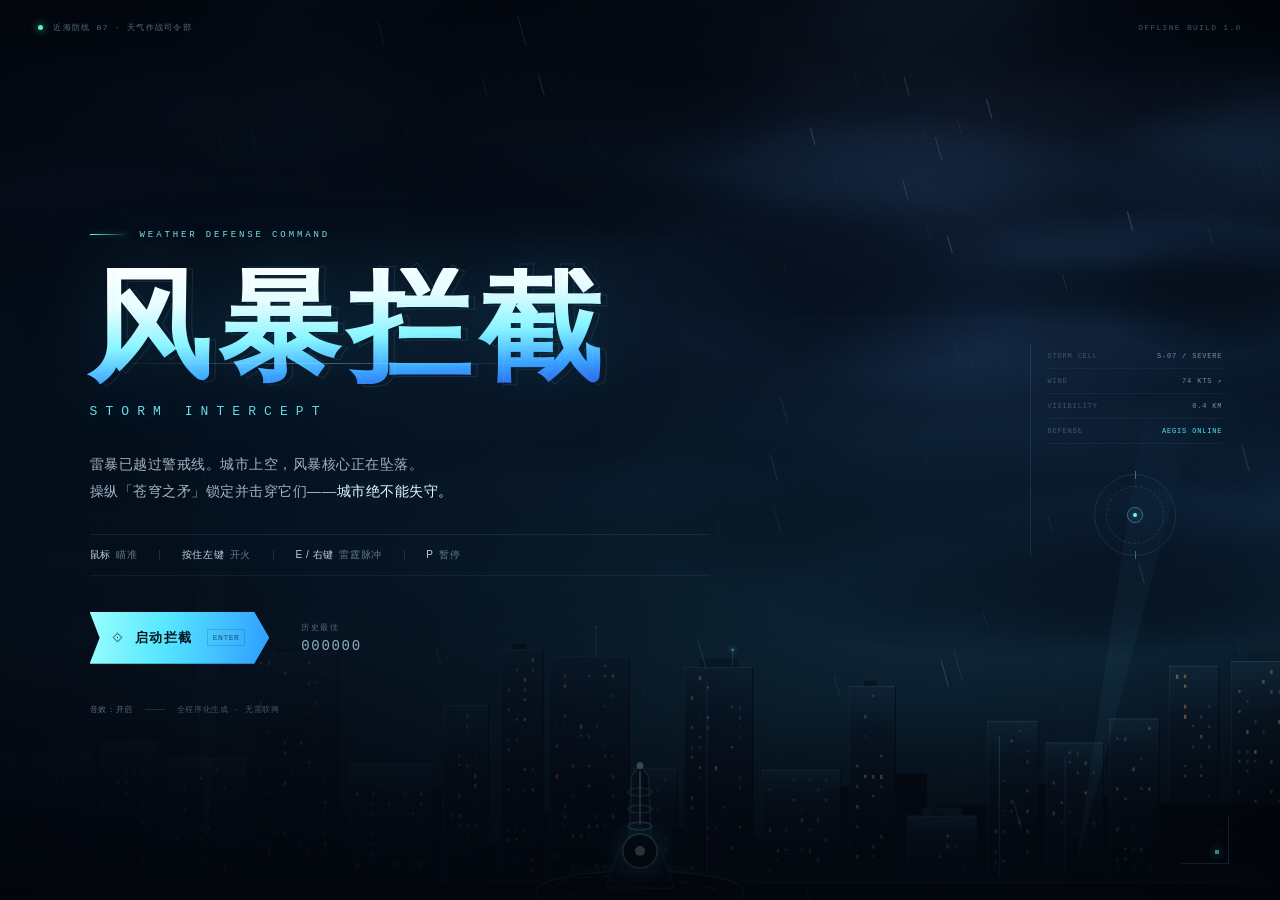
<file: index.html>
<!DOCTYPE html>
<html lang="zh-CN">
<head>
<meta charset="UTF-8">
<meta name="viewport" content="width=device-width, initial-scale=1.0, maximum-scale=1.0, user-scalable=no, viewport-fit=cover">
<meta name="theme-color" content="#03060d">
<meta name="description" content="风暴拦截 STORM INTERCEPT — 一款霓虹风暴题材的 2D 街机拦截游戏。">
<link rel="icon" href="data:image/svg+xml,%3Csvg xmlns='http://www.w3.org/2000/svg' viewBox='0 0 32 32'%3E%3Crect width='32' height='32' fill='%2303060d'/%3E%3Cpath d='M16 3 5 16l11 13 11-13L16 3Z' fill='none' stroke='%236ff6ff' stroke-width='1.2'/%3E%3Cpath d='M16 9v14M10 16h12' stroke='%236ff6ff' stroke-width='1'/%3E%3Ccircle cx='16' cy='16' r='2' fill='%236ff6ff'/%3E%3C/svg%3E">
<title>风暴拦截 · STORM INTERCEPT</title>
<link rel="stylesheet" href="style.css">
</head>
<body>
<div id="app" class="app">
  <canvas id="game" aria-label="风暴拦截游戏画面"></canvas>

  <div class="vignette" aria-hidden="true"></div>
  <div class="scanlines" aria-hidden="true"></div>

  <div id="hud" class="hud hidden" aria-live="off">
    <header class="hud-top">
      <div class="hud-brand">
        <div class="brand-sigil" aria-hidden="true"><i></i><b></b></div>
        <div class="brand-text">
          <span class="brand-kicker">AEGIS // 07</span>
          <span class="brand-name">风暴拦截</span>
        </div>
      </div>

      <div class="wave-chip">
        <span>WAVE</span>
        <strong id="waveNum">01</strong>
      </div>

      <div class="score-block">
        <span>SCORE</span>
        <strong id="scoreNum">000000</strong>
        <em id="bestNum">BEST 000000</em>
      </div>

      <div class="health-block">
        <div class="health-head">
          <span>城市完整度 <i>CITY INTEGRITY</i></span>
          <b id="hpNum">100%</b>
        </div>
        <div class="health-meter"><i id="hpFill"></i><span class="health-gloss"></span></div>
      </div>

      <div class="hud-actions">
        <button id="soundBtn" class="icon-btn" type="button" data-action="mute" aria-label="关闭音效" aria-pressed="false">
          <svg class="icon-on" viewBox="0 0 24 24" aria-hidden="true"><path d="M4 9v6h4l5 4V5L8 9H4Z"/><path class="sound-wave" d="M16 9.2c1.2 1.4 1.2 4.2 0 5.6M18.8 6.6c2.8 3.1 2.8 7.7 0 10.8"/></svg>
          <svg class="icon-off" viewBox="0 0 24 24" aria-hidden="true"><path d="M4 9v6h4l5 4V5L8 9H4Z"/><path d="m16 9 5 6m0-6-5 6"/></svg>
        </button>
        <button id="pauseBtn" class="icon-btn" type="button" data-action="pause" aria-label="暂停游戏">
          <svg viewBox="0 0 24 24" aria-hidden="true"><path d="M7 5h3.4v14H7zM13.6 5H17v14h-3.4z"/></svg>
        </button>
      </div>
    </header>

    <div id="bossBar" class="boss-bar" aria-hidden="true">
      <div class="boss-meta"><span><i></i> 风暴之眼</span><b>SIREN // STORM CORE</b></div>
      <div class="boss-track"><i id="bossFill"></i><span></span></div>
    </div>

    <div class="hud-bottom">
      <div class="hud-hint" aria-hidden="true">
        <span><kbd>LMB</kbd> 开火</span>
        <i></i>
        <span><kbd>E</kbd> 脉冲</span>
        <i></i>
        <span><kbd>P</kbd> 暂停</span>
      </div>

      <div class="energy-wrap">
        <div class="energy-head">
          <span>雷霆脉冲 <i>THUNDER PULSE</i></span>
          <b id="energyTxt">充能 0%</b>
        </div>
        <div class="energy-track">
          <i id="energyFill"></i>
          <span class="energy-ticks"></span>
          <span class="energy-cap"></span>
        </div>
      </div>

      <button id="pulseBtn" class="pulse-btn" type="button" data-action="pulse" aria-label="释放雷霆脉冲">
        <span class="pulse-glow" aria-hidden="true"></span>
        <svg viewBox="0 0 24 24" aria-hidden="true"><path d="M13.6 2 5 13.2h5.6L9.4 22l9-12.3h-5.7L13.6 2Z"/></svg>
        <span class="pulse-label">脉冲</span>
      </button>
    </div>
  </div>

  <div id="screens" class="screens">
    <section id="screenMenu" class="screen menu-screen active" aria-label="主菜单">
      <div class="menu-topline">
        <span class="status-light"></span>
        <span>近海防线 07 · 天气作战司令部</span>
        <span class="menu-topline-right">OFFLINE BUILD 1.0</span>
      </div>

      <div class="menu-content">
        <div class="menu-eyebrow">
          <span class="eyebrow-line"></span>
          <span>WEATHER DEFENSE COMMAND</span>
        </div>

        <h1 class="game-title">
          <span class="title-cn" data-text="风暴拦截">风暴拦截</span>
          <span class="title-en">STORM&nbsp;INTERCEPT</span>
        </h1>

        <p class="menu-lead">
          雷暴已越过警戒线。城市上空，风暴核心正在坠落。<br>
          操纵「苍穹之矛」锁定并击穿它们——<strong>城市绝不能失守。</strong>
        </p>

        <div class="control-strip desktop-controls" aria-label="操作方式">
          <span><b>鼠标</b> 瞄准</span>
          <i></i>
          <span><b>按住左键</b> 开火</span>
          <i></i>
          <span><b>E / 右键</b> 雷霆脉冲</span>
          <i></i>
          <span><b>P</b> 暂停</span>
        </div>

        <div class="control-strip touch-controls" aria-label="触摸操作方式">
          <span><b>按住屏幕</b> 瞄准</span>
          <span><b>持续按住</b> 开火</span>
          <span><b>右下角</b> 雷霆脉冲</span>
          <span><b>右上角</b> 暂停 / 音效</span>
        </div>

        <div class="menu-actions">
          <button class="primary-btn" type="button" data-action="start">
            <span class="btn-spark" aria-hidden="true"></span>
            <span class="btn-text">启动拦截</span>
            <span class="btn-key">ENTER</span>
          </button>
          <div class="menu-record">
            <span>历史最佳</span>
            <b id="menuBest">000000</b>
          </div>
        </div>

        <div class="menu-foot">
          <button class="text-btn" type="button" data-action="mute" data-sound-label>音效：开启</button>
          <span class="foot-divider"></span>
          <span>全程序化生成 · 无需联网</span>
        </div>
      </div>

      <aside class="menu-telemetry" aria-hidden="true">
        <div class="telemetry-line"><span>STORM CELL</span><b>S-07 / SEVERE</b></div>
        <div class="telemetry-line"><span>WIND</span><b>74 KTS ↗</b></div>
        <div class="telemetry-line"><span>VISIBILITY</span><b>0.4 KM</b></div>
        <div class="telemetry-line"><span>DEFENSE</span><b class="cyan">AEGIS ONLINE</b></div>
        <div class="telemetry-reticle"><i></i><i></i><span></span></div>
      </aside>

      <div class="menu-corner" aria-hidden="true"><span></span><span></span><span></span></div>
    </section>

    <section id="screenPause" class="screen pause-screen" aria-label="游戏暂停">
      <div class="panel pause-panel">
        <div class="panel-corner tl" aria-hidden="true"></div>
        <div class="panel-corner br" aria-hidden="true"></div>
        <div class="eyebrow">SYSTEM // HOLD</div>
        <h2>拦截暂停</h2>
        <p class="panel-lead">风暴仍在城市上空聚集。调整呼吸，然后回到战场。</p>
        <div class="mini-stats">
          <div><span>当前得分</span><b id="pauseScore">000000</b></div>
          <div><span>波次</span><b id="pauseWave">01</b></div>
          <div><span>城市完整度</span><b id="pauseHp">100%</b></div>
        </div>
        <div class="btn-row">
          <button class="primary-btn" type="button" data-action="resume"><span class="btn-text">继续拦截</span><span class="btn-key">P</span></button>
          <button class="ghost-btn" type="button" data-action="restart">重新开始</button>
          <button class="ghost-btn" type="button" data-action="menu">返回主菜单</button>
        </div>
        <div class="panel-foot">
          <button class="text-btn" type="button" data-action="mute" data-sound-label>音效：开启</button>
          <span>ESC / P 返回战场</span>
        </div>
      </div>
    </section>

    <section id="screenUpgrade" class="screen upgrade-screen" aria-label="战术强化">
      <div class="upgrade-panel">
        <header class="upgrade-head">
          <div>
            <div class="eyebrow">AEGIS // UPGRADE PROTOCOL</div>
            <h2>区域净空</h2>
            <p>第 <b id="upWave">01</b> 波已拦截。选择一项强化，继续迎击风暴。</p>
          </div>
          <div class="upgrade-status">
            <span>城市完整度</span>
            <b id="upHp">100%</b>
            <i><span id="upHpFill"></span></i>
          </div>
        </header>
        <div id="upgradeGrid" class="upgrade-grid"></div>
        <div class="upgrade-foot">
          <span><i class="tiny-diamond"></i> 强化将在本局内永久生效</span>
          <span>选择后立即进入下一波</span>
        </div>
      </div>
    </section>

    <section id="screenOver" class="screen over-screen" aria-label="游戏结束">
      <div class="panel over-panel">
        <div class="panel-corner tl" aria-hidden="true"></div>
        <div class="panel-corner br" aria-hidden="true"></div>
        <div class="eyebrow danger"><span class="status-light red"></span> CITY // OFFLINE</div>
        <h2 class="over-title">防线失守</h2>
        <p class="panel-lead" id="overMsg">风暴吞没了最后一道屏障。城市陷入黑暗。</p>

        <div class="final-score">
          <span>最终得分</span>
          <strong id="finalScore">0</strong>
          <em id="newBest" class="new-best">NEW RECORD</em>
        </div>

        <div class="result-grid">
          <div><span>抵达波次</span><b id="finalWave">01</b></div>
          <div><span>击穿核心</span><b id="finalKills">0</b></div>
          <div><span>最高连击</span><b id="finalCombo">0</b></div>
          <div><span>命中率</span><b id="finalAcc">0%</b></div>
        </div>

        <div class="btn-row">
          <button class="primary-btn" type="button" data-action="restart"><span class="btn-text">再次拦截</span><span class="btn-key">ENTER</span></button>
          <button class="ghost-btn" type="button" data-action="menu">返回主菜单</button>
        </div>
        <div class="panel-foot"><span>最佳记录</span><b id="overBest">000000</b><span class="grow"></span><button class="text-btn" type="button" data-action="mute" data-sound-label>音效：开启</button></div>
      </div>
    </section>
  </div>

  <div class="rotate-hint" aria-hidden="true">
    <svg viewBox="0 0 24 24"><path d="M7 3h10a2 2 0 0 1 2 2v14a2 2 0 0 1-2 2H7a2 2 0 0 1-2-2V5a2 2 0 0 1 2-2Z"/><path d="M9 18h6"/></svg>
    <span>横屏体验更佳</span>
  </div>
</div>
<script src="game.js"></script>
</body>
</html>
</file>
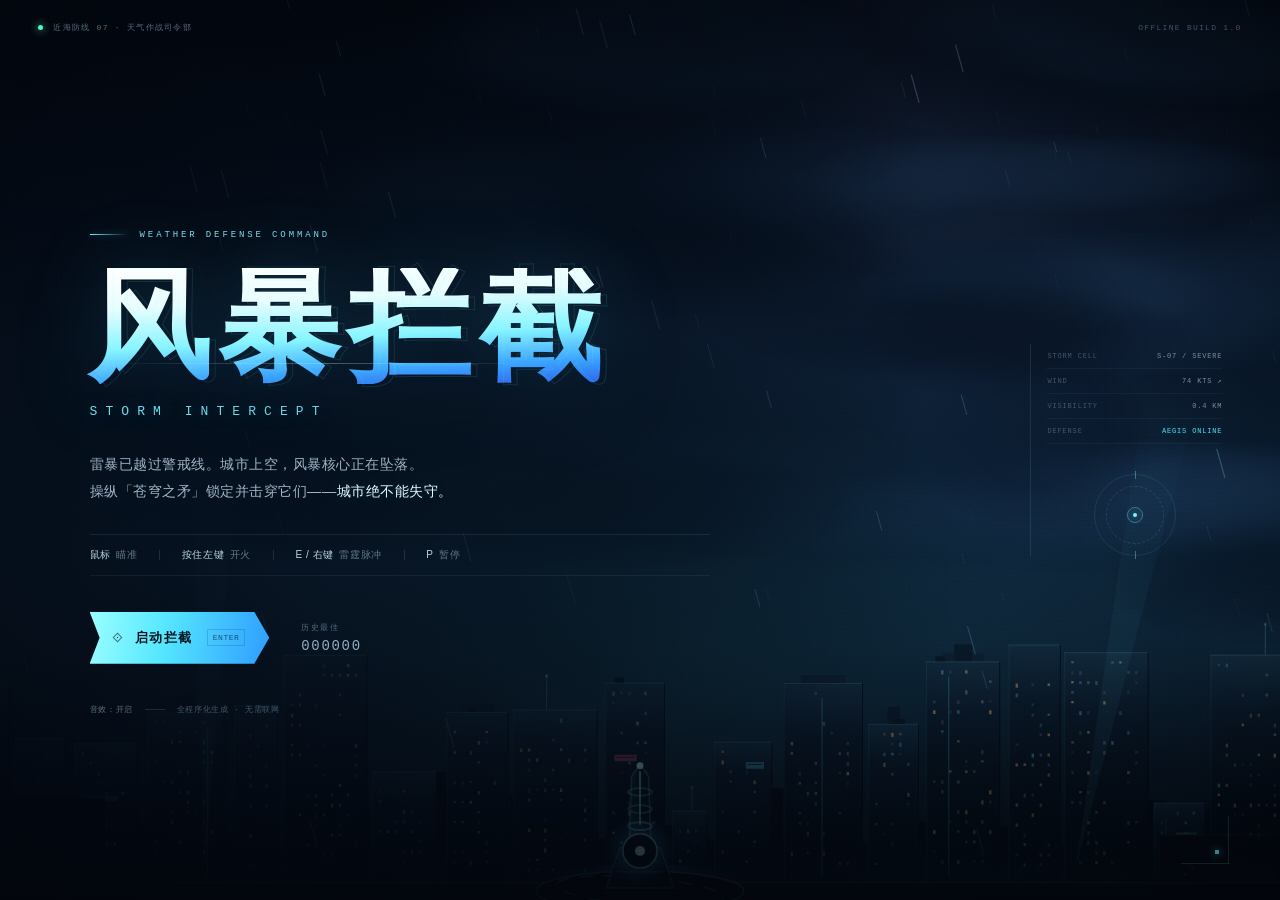
<file: 风暴拦截.html>
<!DOCTYPE html>
<html lang="zh-CN">
<head>
<meta charset="UTF-8">
<meta name="viewport" content="width=device-width, initial-scale=1.0, maximum-scale=1.0, user-scalable=no, viewport-fit=cover">
<meta name="theme-color" content="#03060d">
<meta name="description" content="风暴拦截 STORM INTERCEPT — 一款霓虹风暴题材的 2D 街机拦截游戏。">
<link rel="icon" href="data:image/svg+xml,%3Csvg xmlns='http://www.w3.org/2000/svg' viewBox='0 0 32 32'%3E%3Crect width='32' height='32' fill='%2303060d'/%3E%3Cpath d='M16 3 5 16l11 13 11-13L16 3Z' fill='none' stroke='%236ff6ff' stroke-width='1.2'/%3E%3Cpath d='M16 9v14M10 16h12' stroke='%236ff6ff' stroke-width='1'/%3E%3Ccircle cx='16' cy='16' r='2' fill='%236ff6ff'/%3E%3C/svg%3E">
<title>风暴拦截 · STORM INTERCEPT</title>
<style>
/* =========================================================
   风暴拦截 · STORM INTERCEPT
   UI / overlay styling
   ========================================================= */

:root {
  --bg: #03060d;
  --ink: #eaf9ff;
  --ink-soft: #b7cad8;
  --muted: #7890a4;
  --cyan: #70f6ff;
  --cyan-strong: #35dcff;
  --blue: #3d8cff;
  --violet: #a98aff;
  --amber: #ffc46b;
  --danger: #ff6172;
  --green: #51f6c5;
  --line: rgba(135, 226, 255, 0.18);
  --line-strong: rgba(135, 226, 255, 0.38);
  --panel: rgba(7, 15, 27, 0.9);
  --display: "Bahnschrift", "DIN Alternate", "Microsoft YaHei UI", "Microsoft YaHei", sans-serif;
  --mono: "Cascadia Mono", "Consolas", "Courier New", monospace;
  --body: "Bahnschrift", "Segoe UI", "Microsoft YaHei UI", "Microsoft YaHei", sans-serif;
}

* {
  box-sizing: border-box;
}

html,
body {
  width: 100%;
  height: 100%;
  margin: 0;
  padding: 0;
  overflow: hidden;
  background: var(--bg);
  color: var(--ink);
  font-family: var(--body);
  -webkit-font-smoothing: antialiased;
  text-rendering: optimizeLegibility;
  user-select: none;
  -webkit-user-select: none;
  touch-action: none;
}

button {
  font: inherit;
  color: inherit;
  border: 0;
  background: none;
  cursor: pointer;
  -webkit-tap-highlight-color: transparent;
}

button:focus-visible {
  outline: 1px solid var(--cyan);
  outline-offset: 3px;
}

.app {
  position: fixed;
  inset: 0;
  overflow: hidden;
  isolation: isolate;
  background: #02040a;
}

#game {
  position: absolute;
  inset: 0;
  display: block;
  width: 100%;
  height: 100%;
}

.app.is-playing #game {
  cursor: none;
}

.vignette,
.scanlines {
  position: absolute;
  inset: 0;
  pointer-events: none;
  z-index: 4;
}

.vignette {
  background:
    radial-gradient(ellipse at center, transparent 45%, rgba(1, 4, 9, 0.25) 78%, rgba(0, 2, 6, 0.68) 100%),
    linear-gradient(180deg, rgba(0, 2, 6, 0.24), transparent 17%, transparent 78%, rgba(0, 2, 6, 0.44));
}

.scanlines {
  opacity: 0.28;
  background: repeating-linear-gradient(
    0deg,
    transparent 0,
    transparent 3px,
    rgba(0, 0, 0, 0.13) 3px,
    rgba(0, 0, 0, 0.13) 4px
  );
  mix-blend-mode: multiply;
}

.hidden {
  opacity: 0 !important;
  visibility: hidden !important;
  pointer-events: none !important;
}

/* =========================================================
   HUD
   ========================================================= */

.hud {
  position: absolute;
  inset: 0;
  z-index: 10;
  pointer-events: none;
  opacity: 1;
  transition: opacity 0.35s ease;
}

.hud::before {
  content: "";
  position: absolute;
  inset: 0 0 auto;
  height: 190px;
  background: linear-gradient(180deg, rgba(1, 4, 10, 0.78), rgba(1, 4, 10, 0.28) 48%, transparent);
}

.hud-top {
  position: relative;
  z-index: 2;
  display: grid;
  grid-template-columns: auto auto minmax(110px, 1fr) clamp(160px, 18vw, 250px) auto;
  align-items: start;
  gap: clamp(14px, 2vw, 30px);
  padding: max(20px, calc(env(safe-area-inset-top) + 10px)) clamp(18px, 2.8vw, 44px) 0;
}

.hud-brand {
  display: flex;
  align-items: center;
  gap: 13px;
  min-width: max-content;
  padding-top: 2px;
}

.brand-sigil {
  position: relative;
  width: 31px;
  height: 31px;
  border: 1px solid rgba(112, 246, 255, 0.58);
  transform: rotate(45deg);
  box-shadow: inset 0 0 16px rgba(53, 220, 255, 0.08), 0 0 16px rgba(53, 220, 255, 0.1);
}

.brand-sigil::before,
.brand-sigil::after {
  content: "";
  position: absolute;
  inset: 5px;
  border: 1px solid rgba(112, 246, 255, 0.22);
}

.brand-sigil::after {
  inset: 11px;
  border-color: rgba(112, 246, 255, 0.72);
  background: rgba(112, 246, 255, 0.12);
}

.brand-sigil i,
.brand-sigil b {
  position: absolute;
  background: var(--cyan);
  box-shadow: 0 0 6px var(--cyan);
}

.brand-sigil i {
  width: 1px;
  height: 42px;
  top: -6px;
  left: 14px;
  opacity: 0.25;
}

.brand-sigil b {
  width: 59px;
  height: 1px;
  top: 14px;
  left: -14px;
  opacity: 0.25;
}

.brand-text {
  display: flex;
  flex-direction: column;
  gap: 4px;
}

.brand-kicker,
.score-block > span,
.wave-chip span,
.health-head span,
.energy-head span {
  font-family: var(--mono);
  font-size: 8px;
  line-height: 1;
  letter-spacing: 0.24em;
  color: var(--muted);
  text-transform: uppercase;
}

.brand-name {
  font-size: 17px;
  font-weight: 700;
  letter-spacing: 0.14em;
  color: #e9fdff;
  text-shadow: 0 0 18px rgba(80, 229, 255, 0.24);
  white-space: nowrap;
}

.wave-chip {
  display: flex;
  align-items: baseline;
  gap: 9px;
  padding: 1px 0 0 clamp(12px, 1.6vw, 24px);
  border-left: 1px solid rgba(135, 226, 255, 0.14);
  min-width: 76px;
}

.wave-chip strong {
  font-family: var(--mono);
  font-size: clamp(22px, 2.2vw, 30px);
  font-weight: 500;
  line-height: 0.9;
  color: var(--cyan);
  text-shadow: 0 0 16px rgba(53, 220, 255, 0.32);
  font-variant-numeric: tabular-nums;
}

.score-block {
  justify-self: end;
  display: grid;
  grid-template-columns: auto;
  justify-items: end;
  gap: 3px;
  padding-top: 1px;
}

.score-block strong {
  font-family: var(--mono);
  font-size: clamp(20px, 2vw, 27px);
  line-height: 0.95;
  font-weight: 500;
  letter-spacing: 0.05em;
  color: #f2feff;
  text-shadow: 0 0 18px rgba(80, 229, 255, 0.26);
  font-variant-numeric: tabular-nums;
}

.score-block em {
  font-family: var(--mono);
  font-style: normal;
  font-size: 8px;
  letter-spacing: 0.1em;
  color: #526a7e;
  white-space: nowrap;
}

.health-block {
  width: 100%;
  padding-top: 2px;
}

.health-head {
  display: flex;
  align-items: center;
  justify-content: space-between;
  gap: 12px;
  margin-bottom: 8px;
}

.health-head span {
  white-space: nowrap;
  color: #8ca5b8;
}

.health-head span i {
  font-style: normal;
  font-size: 7px;
  letter-spacing: 0.12em;
  color: #465d70;
  margin-left: 5px;
}

.health-head b {
  font-family: var(--mono);
  font-size: 11px;
  font-weight: 500;
  color: var(--green);
  font-variant-numeric: tabular-nums;
  transition: color 0.2s;
}

.health-meter {
  position: relative;
  height: 5px;
  background: rgba(130, 190, 215, 0.11);
  overflow: hidden;
}

.health-meter::before {
  content: "";
  position: absolute;
  inset: 0;
  z-index: 1;
  background: repeating-linear-gradient(90deg, transparent 0, transparent calc(10% - 2px), rgba(2, 8, 14, 0.9) calc(10% - 2px), rgba(2, 8, 14, 0.9) 10%);
  pointer-events: none;
}

.health-meter i {
  display: block;
  width: 100%;
  height: 100%;
  background: linear-gradient(90deg, #16b8bd, var(--green));
  box-shadow: 0 0 12px rgba(81, 246, 197, 0.5);
  transition: width 0.22s ease, background 0.25s, box-shadow 0.25s;
}

.health-meter .health-gloss {
  position: absolute;
  inset: 0;
  background: linear-gradient(180deg, rgba(255, 255, 255, 0.25), transparent 65%);
  pointer-events: none;
}

.health-block.low .health-head b {
  color: var(--danger);
}

.health-block.low .health-meter i {
  background: linear-gradient(90deg, #ff9a54, var(--danger));
  box-shadow: 0 0 14px rgba(255, 97, 114, 0.55);
  animation: health-alarm 0.8s ease-in-out infinite alternate;
}

.hud-actions {
  display: flex;
  gap: 8px;
  pointer-events: auto;
  padding-top: 1px;
}

.icon-btn {
  display: grid;
  place-items: center;
  width: 38px;
  height: 38px;
  color: #9fb9c9;
  border: 1px solid rgba(135, 226, 255, 0.16);
  background: rgba(8, 19, 32, 0.42);
  backdrop-filter: blur(8px);
  transition: color 0.18s, border-color 0.18s, background 0.18s;
}

.icon-btn:hover {
  color: var(--cyan);
  border-color: rgba(112, 246, 255, 0.5);
  background: rgba(17, 43, 58, 0.52);
}

.icon-btn svg {
  width: 17px;
  height: 17px;
  fill: currentColor;
}

.icon-btn .icon-off {
  display: none;
}

.icon-btn .sound-wave {
  fill: none;
  stroke: currentColor;
  stroke-width: 1.5;
  stroke-linecap: round;
}

.icon-btn .icon-off path:last-child {
  fill: none;
  stroke: currentColor;
  stroke-width: 1.8;
  stroke-linecap: round;
}

.icon-btn.is-muted .icon-on {
  display: none;
}

.icon-btn.is-muted .icon-off {
  display: block;
}

.icon-btn.is-muted {
  color: #61788b;
}

/* Boss bar */

.boss-bar {
  position: absolute;
  top: clamp(94px, 12.5vh, 126px);
  left: 50%;
  width: min(520px, 68vw);
  transform: translateX(-50%);
  z-index: 2;
  opacity: 1;
  transition: opacity 0.3s ease;
}

.boss-meta {
  display: flex;
  justify-content: space-between;
  align-items: flex-end;
  margin-bottom: 7px;
  font-family: var(--mono);
  font-size: 8px;
  letter-spacing: 0.18em;
  color: #c390a6;
}

.boss-meta span {
  display: flex;
  align-items: center;
  gap: 7px;
  color: #ffd7df;
  font-size: 10px;
  letter-spacing: 0.22em;
}

.boss-meta span i {
  display: inline-block;
  width: 5px;
  height: 5px;
  background: var(--danger);
  border-radius: 50%;
  box-shadow: 0 0 9px var(--danger);
  animation: boss-blink 1s steps(2, end) infinite;
}

.boss-meta b {
  font-weight: 400;
  color: #7f5c6b;
}

.boss-track {
  position: relative;
  height: 7px;
  background: rgba(100, 60, 80, 0.2);
  border: 1px solid rgba(255, 110, 140, 0.14);
  overflow: hidden;
}

.boss-track::before {
  content: "";
  position: absolute;
  inset: 0;
  z-index: 2;
  background: repeating-linear-gradient(90deg, transparent 0, transparent calc(5% - 2px), rgba(4, 7, 12, 0.82) calc(5% - 2px), rgba(4, 7, 12, 0.82) 5%);
  pointer-events: none;
}

.boss-track i {
  display: block;
  width: 100%;
  height: 100%;
  background: linear-gradient(90deg, #8c3eff, #ff4e86 58%, #ffb36b);
  box-shadow: 0 0 16px rgba(255, 78, 134, 0.6);
  transition: width 0.15s linear;
}

/* Bottom HUD */

.hud-bottom {
  position: absolute;
  z-index: 2;
  left: 0;
  right: 0;
  bottom: 0;
  display: grid;
  grid-template-columns: 1fr auto 1fr;
  align-items: end;
  gap: 20px;
  padding: 0 clamp(18px, 2.8vw, 44px) max(18px, calc(env(safe-area-inset-bottom) + 10px));
}

.hud-bottom::before {
  content: "";
  position: absolute;
  inset: -65px 0 0;
  z-index: -1;
  background: linear-gradient(0deg, rgba(1, 4, 10, 0.76), rgba(1, 4, 10, 0.24) 55%, transparent);
  pointer-events: none;
}

.hud-hint {
  display: flex;
  align-items: center;
  gap: 9px;
  font-size: 9px;
  letter-spacing: 0.08em;
  color: #61788a;
  white-space: nowrap;
  padding-bottom: 4px;
}

.hud-hint i {
  width: 1px;
  height: 9px;
  background: rgba(120, 160, 180, 0.22);
}

.hud-hint kbd {
  display: inline-grid;
  place-items: center;
  min-width: 23px;
  height: 18px;
  padding: 0 5px;
  margin-right: 1px;
  border: 1px solid rgba(135, 226, 255, 0.19);
  background: rgba(8, 19, 32, 0.58);
  font-family: var(--mono);
  font-size: 8px;
  color: #a9cbd8;
}

.energy-wrap {
  width: clamp(260px, 30vw, 390px);
  padding: 2px 0;
  transition: opacity 0.25s;
}

.energy-head {
  display: flex;
  align-items: baseline;
  justify-content: space-between;
  gap: 18px;
  margin-bottom: 7px;
}

.energy-head span {
  color: #839daf;
  letter-spacing: 0.18em;
}

.energy-head span i {
  font-style: normal;
  color: #456174;
  letter-spacing: 0.1em;
  margin-left: 5px;
}

.energy-head b {
  font-family: var(--mono);
  font-size: 9px;
  font-weight: 400;
  letter-spacing: 0.08em;
  color: #7291a5;
  font-variant-numeric: tabular-nums;
  white-space: nowrap;
}

.energy-track {
  position: relative;
  height: 8px;
  background: rgba(110, 180, 210, 0.1);
  border: 1px solid rgba(110, 210, 240, 0.12);
  overflow: hidden;
}

.energy-track > i {
  display: block;
  position: relative;
  width: 0%;
  height: 100%;
  background: linear-gradient(90deg, #2477ff, #3bdeff 55%, #b9ffff);
  box-shadow: 0 0 14px rgba(59, 222, 255, 0.4);
  transition: width 0.16s linear;
}

.energy-ticks {
  position: absolute;
  inset: 0;
  z-index: 2;
  background: repeating-linear-gradient(90deg, transparent 0, transparent calc(10% - 1px), rgba(2, 9, 16, 0.65) calc(10% - 1px), rgba(2, 9, 16, 0.65) 10%);
  pointer-events: none;
}

.energy-cap {
  position: absolute;
  top: -2px;
  right: 0;
  width: 2px;
  height: calc(100% + 4px);
  background: rgba(112, 246, 255, 0.38);
  transition: background 0.2s, box-shadow 0.2s;
}

.energy-wrap.ready .energy-head span {
  color: #e7feff;
  text-shadow: 0 0 12px rgba(112, 246, 255, 0.25);
}

.energy-wrap.ready .energy-head b {
  color: var(--amber);
}

.energy-wrap.ready .energy-track > i {
  background: linear-gradient(90deg, #2d8bff, #63f7ff 45%, #fff0ad 100%);
  box-shadow: 0 0 20px rgba(255, 196, 107, 0.65), 0 0 34px rgba(99, 247, 255, 0.3);
}

.energy-wrap.ready .energy-cap {
  background: #fff5cb;
  box-shadow: 0 0 10px #ffc46b;
}

.pulse-btn {
  position: relative;
  justify-self: end;
  display: flex;
  flex-direction: column;
  align-items: center;
  justify-content: center;
  gap: 2px;
  width: 64px;
  height: 64px;
  color: #7291a5;
  border: 1px solid rgba(135, 226, 255, 0.16);
  border-radius: 50%;
  background: radial-gradient(circle at 50% 40%, rgba(24, 56, 75, 0.55), rgba(4, 11, 20, 0.78));
  pointer-events: auto;
  overflow: hidden;
  transition: color 0.25s, border-color 0.25s, box-shadow 0.25s, transform 0.12s;
}

.pulse-btn::before,
.pulse-btn::after {
  content: "";
  position: absolute;
  inset: 5px;
  border: 1px solid rgba(135, 226, 255, 0.1);
  border-radius: 50%;
}

.pulse-btn::after {
  inset: -1px;
  border-style: dashed;
  border-color: rgba(135, 226, 255, 0.13);
}

.pulse-btn svg {
  position: relative;
  z-index: 1;
  width: 21px;
  height: 21px;
  fill: currentColor;
  filter: drop-shadow(0 0 5px currentColor);
}

.pulse-label {
  position: relative;
  z-index: 1;
  font-size: 8px;
  letter-spacing: 0.16em;
  color: currentColor;
  opacity: 0.7;
}

.pulse-glow {
  position: absolute;
  inset: 12px;
  border-radius: 50%;
  background: var(--cyan);
  opacity: 0;
  filter: blur(14px);
}

.pulse-btn:active {
  transform: scale(0.95);
}

.pulse-btn.ready {
  color: #031016;
  border-color: rgba(255, 245, 203, 0.8);
  background: radial-gradient(circle at 50% 38%, #fff4c0, #f9c46a 42%, #ff8f5f);
  box-shadow: 0 0 0 4px rgba(255, 196, 107, 0.08), 0 0 28px rgba(255, 180, 88, 0.45);
  animation: pulse-ready 1.8s ease-in-out infinite;
}

.pulse-btn.ready .pulse-glow {
  opacity: 0.6;
}

.pulse-btn.ready::before {
  border-color: rgba(5, 18, 24, 0.24);
}

.pulse-btn.ready::after {
  border-color: rgba(5, 18, 24, 0.3);
}

.pulse-btn.ready .pulse-label {
  opacity: 0.9;
}

/* =========================================================
   Screen overlays
   ========================================================= */

.screens {
  position: absolute;
  inset: 0;
  z-index: 30;
  pointer-events: none;
}

.screen {
  position: absolute;
  inset: 0;
  display: none;
  overflow-y: auto;
  overflow-x: hidden;
  overscroll-behavior: contain;
  -webkit-overflow-scrolling: touch;
  touch-action: pan-y;
}

.screen.active {
  display: flex;
  pointer-events: auto;
  animation: screen-fade 0.28s ease both;
}

.screen::-webkit-scrollbar {
  width: 4px;
}

.screen::-webkit-scrollbar-thumb {
  background: rgba(100, 200, 230, 0.22);
}

/* Menu */

.menu-screen {
  align-items: center;
  justify-content: flex-start;
  padding: clamp(76px, 10vh, 116px) clamp(24px, 7vw, 120px) clamp(28px, 5vh, 58px);
  background:
    radial-gradient(ellipse at 16% 48%, rgba(5, 16, 30, 0.8) 0%, rgba(4, 12, 24, 0.46) 42%, rgba(3, 8, 17, 0.08) 72%, transparent 100%),
    linear-gradient(90deg, rgba(2, 5, 12, 0.74) 0%, rgba(2, 5, 12, 0.36) 46%, rgba(2, 5, 12, 0.02) 75%, transparent 100%),
    linear-gradient(0deg, rgba(2, 5, 12, 0.58) 0%, transparent 36%);
}

.menu-screen.active {
  display: flex;
}

.menu-topline {
  position: absolute;
  top: max(22px, calc(env(safe-area-inset-top) + 12px));
  left: clamp(24px, 3vw, 48px);
  right: clamp(24px, 3vw, 48px);
  display: flex;
  align-items: center;
  gap: 10px;
  font-family: var(--mono);
  font-size: 8px;
  letter-spacing: 0.16em;
  color: #526c7e;
  text-transform: uppercase;
  pointer-events: none;
}

.menu-topline-right {
  margin-left: auto;
  color: #3e5567;
}

.status-light {
  width: 5px;
  height: 5px;
  border-radius: 50%;
  background: var(--green);
  box-shadow: 0 0 8px var(--green);
  animation: status-pulse 2.8s ease-in-out infinite;
}

.status-light.red {
  background: var(--danger);
  box-shadow: 0 0 8px var(--danger);
}

.menu-content {
  position: relative;
  z-index: 2;
  width: min(760px, 100%);
  animation: menu-rise 0.75s cubic-bezier(0.2, 0.8, 0.25, 1) both;
}

.menu-eyebrow {
  display: flex;
  align-items: center;
  gap: 12px;
  margin-bottom: clamp(18px, 3.2vh, 32px);
  font-family: var(--mono);
  font-size: 9px;
  letter-spacing: 0.32em;
  color: #7fdfe9;
  text-shadow: 0 0 14px rgba(93, 231, 246, 0.2);
}

.eyebrow-line {
  width: 38px;
  height: 1px;
  background: linear-gradient(90deg, var(--cyan), transparent);
  box-shadow: 0 0 7px rgba(112, 246, 255, 0.4);
}

.game-title {
  margin: 0;
  display: flex;
  flex-direction: column;
  align-items: flex-start;
}

.title-cn {
  position: relative;
  display: inline-block;
  font-family: var(--display);
  font-size: clamp(62px, 9.6vw, 130px);
  line-height: 0.94;
  font-weight: 800;
  letter-spacing: 0.06em;
  color: transparent;
  background: linear-gradient(177deg, #ffffff 0%, #e7fdff 30%, #88f5ff 58%, #3ba4ff 82%, #2a63e8 100%);
  -webkit-background-clip: text;
  background-clip: text;
  filter: drop-shadow(0 0 34px rgba(56, 204, 255, 0.19)) drop-shadow(0 12px 26px rgba(0, 8, 20, 0.55));
  transform: translateX(-3px);
}

.title-cn::before {
  content: attr(data-text);
  position: absolute;
  inset: 0;
  z-index: -1;
  color: transparent;
  -webkit-text-stroke: 1px rgba(116, 247, 255, 0.18);
  transform: translate(6px, 2px);
  filter: blur(0.2px);
  opacity: 0.65;
}

.title-cn::after {
  content: "";
  position: absolute;
  left: 3%;
  right: 11%;
  bottom: 17%;
  height: 1px;
  background: linear-gradient(90deg, transparent, rgba(215, 255, 255, 0.6), transparent);
  opacity: 0.5;
  mix-blend-mode: overlay;
}

.title-en {
  display: block;
  margin-top: clamp(13px, 2.2vh, 20px);
  font-family: var(--mono);
  font-size: clamp(9px, 1.15vw, 13px);
  font-weight: 400;
  letter-spacing: 0.62em;
  color: #72e9f6;
  text-shadow: 0 0 18px rgba(53, 220, 255, 0.34);
  white-space: nowrap;
}

.menu-lead {
  max-width: 590px;
  margin: clamp(20px, 3.6vh, 34px) 0 0;
  font-size: clamp(13px, 1.12vw, 15.5px);
  line-height: 1.85;
  letter-spacing: 0.035em;
  color: #9fb5c6;
}

.menu-lead strong {
  color: #e1fbff;
  font-weight: 500;
  text-shadow: 0 0 16px rgba(112, 246, 255, 0.18);
}

.control-strip {
  display: flex;
  flex-wrap: wrap;
  align-items: center;
  gap: 8px clamp(13px, 1.7vw, 22px);
  margin-top: clamp(20px, 3.3vh, 30px);
  padding: 13px 0;
  border-top: 1px solid rgba(112, 222, 246, 0.1);
  border-bottom: 1px solid rgba(112, 222, 246, 0.08);
  max-width: 620px;
  font-size: 10px;
  letter-spacing: 0.06em;
  color: #61798b;
}

.control-strip span {
  white-space: nowrap;
}

.control-strip b {
  color: #b9d6e2;
  font-weight: 500;
  margin-right: 2px;
}

.control-strip i {
  width: 1px;
  height: 10px;
  background: rgba(110, 180, 200, 0.18);
}

.touch-controls {
  display: none;
}

.menu-actions {
  display: flex;
  align-items: center;
  flex-wrap: wrap;
  gap: clamp(16px, 2.4vw, 30px);
  margin-top: clamp(24px, 4vh, 38px);
}

.menu-record {
  display: flex;
  flex-direction: column;
  gap: 5px;
  padding-left: 2px;
}

.menu-record span {
  font-family: var(--mono);
  font-size: 8px;
  letter-spacing: 0.18em;
  color: #536c7f;
}

.menu-record b {
  font-family: var(--mono);
  font-size: 14px;
  font-weight: 400;
  letter-spacing: 0.12em;
  color: #92b1c2;
  font-variant-numeric: tabular-nums;
}

.menu-foot {
  display: flex;
  align-items: center;
  flex-wrap: wrap;
  gap: 12px;
  margin-top: clamp(24px, 4.5vh, 48px);
  font-family: var(--mono);
  font-size: 8px;
  letter-spacing: 0.08em;
  color: #41586a;
}

.foot-divider {
  width: 20px;
  height: 1px;
  background: rgba(120, 180, 200, 0.18);
}

.text-btn {
  padding: 0;
  font-family: var(--mono);
  font-size: 8px;
  letter-spacing: 0.08em;
  color: #587284;
  transition: color 0.2s;
  pointer-events: auto;
}

.text-btn:hover {
  color: var(--cyan);
}

.menu-telemetry {
  position: absolute;
  right: clamp(32px, 4.5vw, 78px);
  top: 50%;
  z-index: 1;
  width: 192px;
  transform: translateY(-50%);
  padding-left: 16px;
  border-left: 1px solid rgba(112, 222, 246, 0.12);
  font-family: var(--mono);
  pointer-events: none;
}

.telemetry-line {
  display: flex;
  justify-content: space-between;
  gap: 12px;
  padding: 8px 0;
  border-bottom: 1px solid rgba(112, 222, 246, 0.06);
  font-size: 7px;
  letter-spacing: 0.12em;
  color: #405768;
}

.telemetry-line b {
  font-weight: 400;
  color: #758f9e;
  white-space: nowrap;
}

.telemetry-line b.cyan {
  color: #55dbe8;
  text-shadow: 0 0 8px rgba(85, 219, 232, 0.3);
}

.telemetry-reticle {
  position: relative;
  width: 82px;
  height: 82px;
  margin: 30px auto 0;
  border: 1px solid rgba(112, 222, 246, 0.11);
  border-radius: 50%;
  animation: reticle-turn 18s linear infinite;
}

.telemetry-reticle::before,
.telemetry-reticle::after {
  content: "";
  position: absolute;
  inset: 11px;
  border: 1px dashed rgba(112, 222, 246, 0.15);
  border-radius: 50%;
}

.telemetry-reticle::after {
  inset: 32px;
  border-style: solid;
  border-color: rgba(112, 222, 246, 0.4);
}

.telemetry-reticle i {
  position: absolute;
  left: 50%;
  top: -4px;
  width: 1px;
  height: 8px;
  background: rgba(112, 222, 246, 0.4);
}

.telemetry-reticle i:nth-child(2) {
  top: auto;
  bottom: -4px;
}

.telemetry-reticle span {
  position: absolute;
  top: 50%;
  left: 50%;
  width: 4px;
  height: 4px;
  background: var(--cyan);
  border-radius: 50%;
  transform: translate(-50%, -50%);
  box-shadow: 0 0 9px var(--cyan);
}

.menu-corner {
  position: absolute;
  right: clamp(24px, 4vw, 56px);
  bottom: clamp(24px, 4vh, 46px);
  width: 48px;
  height: 48px;
  pointer-events: none;
  opacity: 0.5;
}

.menu-corner span {
  position: absolute;
  background: rgba(112, 222, 246, 0.24);
}

.menu-corner span:nth-child(1) {
  right: 0;
  bottom: 0;
  width: 1px;
  height: 100%;
}

.menu-corner span:nth-child(2) {
  right: 0;
  bottom: 0;
  width: 100%;
  height: 1px;
}

.menu-corner span:nth-child(3) {
  right: 10px;
  bottom: 10px;
  width: 4px;
  height: 4px;
  background: var(--cyan);
  box-shadow: 0 0 9px var(--cyan);
}

/* Shared panel */

.pause-screen,
.over-screen,
.upgrade-screen {
  align-items: center;
  justify-content: center;
  padding: clamp(18px, 4vw, 52px);
  background:
    radial-gradient(ellipse at 50% 46%, rgba(12, 30, 48, 0.28), transparent 65%),
    rgba(1, 4, 10, 0.72);
  backdrop-filter: blur(12px);
  -webkit-backdrop-filter: blur(12px);
}

.panel {
  position: relative;
  width: min(680px, 94vw);
  padding: clamp(26px, 3.7vw, 46px);
  background:
    linear-gradient(150deg, rgba(14, 30, 48, 0.94), rgba(4, 10, 19, 0.97) 60%),
    rgba(5, 12, 22, 0.96);
  border: 1px solid rgba(135, 226, 255, 0.22);
  clip-path: polygon(0 0, calc(100% - 26px) 0, 100% 26px, 100% 100%, 26px 100%, 0 calc(100% - 26px));
  filter: drop-shadow(0 28px 70px rgba(0, 0, 0, 0.65));
  animation: panel-in 0.35s cubic-bezier(0.2, 0.8, 0.25, 1) both;
}

.panel::before {
  content: "";
  position: absolute;
  left: 0;
  top: 0;
  width: 46%;
  height: 1px;
  background: linear-gradient(90deg, var(--cyan), transparent);
  opacity: 0.6;
}

.panel::after {
  content: "";
  position: absolute;
  inset: 0;
  pointer-events: none;
  background: linear-gradient(120deg, rgba(112, 246, 255, 0.035), transparent 30%, transparent 70%, rgba(61, 140, 255, 0.035));
}

.panel-corner {
  position: absolute;
  width: 16px;
  height: 16px;
  pointer-events: none;
  opacity: 0.55;
}

.panel-corner.tl {
  left: 9px;
  top: 9px;
  border-left: 1px solid rgba(112, 246, 255, 0.5);
  border-top: 1px solid rgba(112, 246, 255, 0.5);
}

.panel-corner.br {
  right: 9px;
  bottom: 9px;
  border-right: 1px solid rgba(112, 246, 255, 0.5);
  border-bottom: 1px solid rgba(112, 246, 255, 0.5);
}

.eyebrow {
  font-family: var(--mono);
  font-size: 8px;
  letter-spacing: 0.28em;
  color: #6fcbd9;
  text-transform: uppercase;
  margin-bottom: 14px;
}

.eyebrow.danger {
  display: flex;
  align-items: center;
  gap: 8px;
  color: #ff8a99;
}

.panel h2,
.upgrade-head h2 {
  position: relative;
  z-index: 1;
  margin: 0;
  font-family: var(--display);
  font-size: clamp(34px, 4.4vw, 52px);
  line-height: 1.05;
  font-weight: 700;
  letter-spacing: 0.06em;
  color: #edfcff;
  text-shadow: 0 0 30px rgba(80, 220, 255, 0.16);
}

.panel-lead {
  position: relative;
  z-index: 1;
  margin: 14px 0 0;
  color: #92a9ba;
  font-size: 13px;
  line-height: 1.75;
}

.mini-stats {
  display: grid;
  grid-template-columns: repeat(3, 1fr);
  margin: 30px 0;
  border-top: 1px solid rgba(135, 226, 255, 0.1);
  border-bottom: 1px solid rgba(135, 226, 255, 0.1);
}

.mini-stats div {
  padding: 16px 18px;
  border-right: 1px solid rgba(135, 226, 255, 0.08);
}

.mini-stats div:last-child {
  border-right: 0;
}

.mini-stats span {
  display: block;
  font-family: var(--mono);
  font-size: 8px;
  letter-spacing: 0.12em;
  color: #587284;
  margin-bottom: 7px;
}

.mini-stats b {
  font-family: var(--mono);
  font-size: clamp(18px, 2vw, 23px);
  font-weight: 400;
  color: #d9f7ff;
  font-variant-numeric: tabular-nums;
}

.btn-row {
  display: flex;
  align-items: center;
  flex-wrap: wrap;
  gap: 12px;
  margin-top: 30px;
}

.primary-btn {
  position: relative;
  display: inline-flex;
  align-items: center;
  justify-content: center;
  gap: 14px;
  min-height: 52px;
  padding: 0 24px;
  color: #02131c;
  background: linear-gradient(100deg, #9affff 0%, #55e6ff 42%, #2e9dff 100%);
  font-family: var(--display);
  font-size: 13px;
  font-weight: 700;
  letter-spacing: 0.12em;
  clip-path: polygon(0 0, calc(100% - 15px) 0, 100% 50%, calc(100% - 15px) 100%, 0 100%, 10px 50%);
  filter: drop-shadow(0 0 22px rgba(61, 210, 255, 0.22));
  transition: filter 0.2s, transform 0.15s;
  overflow: hidden;
}

.primary-btn::before {
  content: "";
  position: absolute;
  top: 0;
  left: -70%;
  width: 42%;
  height: 100%;
  background: linear-gradient(90deg, transparent, rgba(255, 255, 255, 0.62), transparent);
  transform: skewX(-18deg);
  transition: left 0.5s ease;
}

.primary-btn:hover {
  filter: drop-shadow(0 0 32px rgba(61, 210, 255, 0.4)) brightness(1.06);
  transform: translateY(-2px);
}

.primary-btn:hover::before {
  left: 130%;
}

.primary-btn:active {
  transform: translateY(0) scale(0.985);
}

.btn-spark {
  position: relative;
  width: 7px;
  height: 7px;
  border: 1px solid rgba(2, 19, 28, 0.55);
  transform: rotate(45deg);
}

.btn-spark::before {
  content: "";
  position: absolute;
  inset: 2px;
  background: #03131c;
}

.btn-text {
  position: relative;
  z-index: 1;
}

.btn-key {
  position: relative;
  z-index: 1;
  padding: 3px 5px;
  border: 1px solid rgba(2, 19, 28, 0.24);
  font-family: var(--mono);
  font-size: 8px;
  font-weight: 400;
  letter-spacing: 0.06em;
  opacity: 0.62;
}

.ghost-btn {
  display: inline-flex;
  align-items: center;
  justify-content: center;
  min-height: 52px;
  padding: 0 20px;
  border: 1px solid rgba(135, 226, 255, 0.19);
  background: rgba(9, 21, 34, 0.35);
  color: #9db5c4;
  font-size: 12px;
  letter-spacing: 0.08em;
  transition: color 0.18s, border-color 0.18s, background 0.18s;
}

.ghost-btn:hover {
  color: var(--cyan);
  border-color: rgba(112, 246, 255, 0.46);
  background: rgba(15, 38, 52, 0.42);
}

.panel-foot {
  display: flex;
  align-items: center;
  flex-wrap: wrap;
  gap: 18px;
  margin-top: 24px;
  padding-top: 15px;
  border-top: 1px solid rgba(135, 226, 255, 0.08);
  font-family: var(--mono);
  font-size: 8px;
  letter-spacing: 0.08em;
  color: #4f687a;
}

.panel-foot b {
  font-weight: 400;
  color: #8aa7b6;
  letter-spacing: 0.12em;
}

.panel-foot .grow {
  flex: 1;
}

/* Game over */

.over-panel::before {
  background: linear-gradient(90deg, var(--danger), transparent);
}

.over-panel::after {
  background: linear-gradient(120deg, rgba(255, 97, 114, 0.04), transparent 34%, transparent 64%, rgba(169, 138, 255, 0.035));
}

.over-title {
  color: #ffe7e8 !important;
  background: linear-gradient(180deg, #fff 10%, #ffc9ce 48%, #ff6172 100%);
  -webkit-background-clip: text;
  background-clip: text;
  -webkit-text-fill-color: transparent;
  filter: drop-shadow(0 0 30px rgba(255, 72, 98, 0.2));
}

.final-score {
  position: relative;
  z-index: 1;
  display: flex;
  align-items: baseline;
  flex-wrap: wrap;
  gap: 12px;
  margin: 26px 0 0;
  padding: 18px 20px;
  border: 1px solid rgba(255, 97, 114, 0.14);
  background: linear-gradient(90deg, rgba(255, 97, 114, 0.055), rgba(255, 97, 114, 0.005));
}

.final-score > span {
  font-family: var(--mono);
  font-size: 8px;
  letter-spacing: 0.16em;
  color: #8b6b75;
}

.final-score strong {
  margin-left: auto;
  font-family: var(--mono);
  font-size: clamp(32px, 4.3vw, 48px);
  font-weight: 400;
  line-height: 1;
  letter-spacing: 0.04em;
  color: #fff1f2;
  text-shadow: 0 0 26px rgba(255, 97, 114, 0.22);
  font-variant-numeric: tabular-nums;
}

.new-best {
  opacity: 0;
  font-family: var(--mono);
  font-size: 8px;
  font-style: normal;
  letter-spacing: 0.1em;
  color: var(--amber);
  padding: 4px 6px;
  border: 1px solid rgba(255, 196, 107, 0.3);
}

.new-best.show {
  opacity: 1;
  animation: new-best 1.1s steps(2, end) infinite;
}

.result-grid {
  display: grid;
  grid-template-columns: repeat(4, 1fr);
  margin-top: 18px;
  border-top: 1px solid rgba(135, 226, 255, 0.08);
  border-bottom: 1px solid rgba(135, 226, 255, 0.08);
}

.result-grid div {
  padding: 15px 15px 14px;
  border-right: 1px solid rgba(135, 226, 255, 0.07);
}

.result-grid div:last-child {
  border-right: 0;
}

.result-grid span {
  display: block;
  margin-bottom: 6px;
  font-family: var(--mono);
  font-size: 7px;
  letter-spacing: 0.1em;
  color: #567082;
}

.result-grid b {
  font-family: var(--mono);
  font-size: 17px;
  font-weight: 400;
  color: #c7e4ed;
  font-variant-numeric: tabular-nums;
}

.over-panel .btn-row {
  margin-top: 26px;
}

/* Upgrade */

.upgrade-screen {
  align-items: center;
  justify-content: center;
  padding: clamp(16px, 3vw, 40px);
  background:
    radial-gradient(ellipse at 50% 44%, rgba(15, 38, 54, 0.32), transparent 64%),
    rgba(1, 4, 10, 0.76);
  backdrop-filter: blur(8px);
  -webkit-backdrop-filter: blur(8px);
}

.upgrade-panel {
  position: relative;
  width: min(1080px, 96vw);
  animation: panel-in 0.4s cubic-bezier(0.2, 0.8, 0.25, 1) both;
}

.upgrade-panel::before {
  content: "";
  position: absolute;
  top: -20px;
  left: 0;
  width: 28%;
  height: 1px;
  background: linear-gradient(90deg, var(--cyan), transparent);
  opacity: 0.55;
}

.upgrade-head {
  display: flex;
  align-items: flex-end;
  justify-content: space-between;
  gap: 30px;
  margin-bottom: clamp(20px, 3.2vh, 30px);
}

.upgrade-head .eyebrow {
  margin-bottom: 10px;
}

.upgrade-head h2 {
  font-size: clamp(32px, 4vw, 50px);
}

.upgrade-head p {
  margin: 10px 0 0;
  font-size: 12px;
  color: #8ca4b5;
  letter-spacing: 0.025em;
}

.upgrade-head p b {
  font-family: var(--mono);
  color: var(--cyan);
  font-weight: 400;
}

.upgrade-status {
  flex: 0 0 190px;
  padding-bottom: 4px;
}

.upgrade-status > span {
  display: block;
  font-family: var(--mono);
  font-size: 8px;
  letter-spacing: 0.12em;
  color: #5b7486;
  margin-bottom: 5px;
}

.upgrade-status > b {
  display: block;
  font-family: var(--mono);
  font-size: 18px;
  font-weight: 400;
  color: var(--green);
  margin-bottom: 8px;
}

.upgrade-status > i {
  display: block;
  height: 4px;
  background: rgba(120, 190, 210, 0.12);
}

.upgrade-status > i span {
  display: block;
  width: 100%;
  height: 100%;
  background: linear-gradient(90deg, #19b8bb, var(--green));
  box-shadow: 0 0 10px rgba(81, 246, 197, 0.35);
  transition: width 0.2s;
}

.upgrade-grid {
  display: grid;
  grid-template-columns: repeat(3, 1fr);
  gap: clamp(12px, 1.5vw, 20px);
}

.upgrade-card {
  position: relative;
  display: flex;
  flex-direction: column;
  align-items: stretch;
  min-height: 246px;
  padding: 24px 22px 19px;
  text-align: left;
  border: 1px solid rgba(128, 216, 240, 0.18);
  background:
    linear-gradient(155deg, rgba(15, 35, 52, 0.84), rgba(4, 11, 20, 0.94) 68%),
    rgba(5, 14, 24, 0.92);
  clip-path: polygon(0 0, calc(100% - 16px) 0, 100% 16px, 100% 100%, 16px 100%, 0 calc(100% - 16px));
  transition: transform 0.2s ease, border-color 0.2s, background 0.2s;
  animation: card-in 0.45s cubic-bezier(0.2, 0.8, 0.25, 1) both;
  animation-delay: calc(var(--i) * 70ms + 80ms);
}

.upgrade-card::before {
  content: "";
  position: absolute;
  left: 0;
  top: 0;
  width: 34%;
  height: 1px;
  background: linear-gradient(90deg, var(--cyan), transparent);
  opacity: 0.42;
  transition: opacity 0.2s;
}

.upgrade-card::after {
  content: "";
  position: absolute;
  inset: 0;
  pointer-events: none;
  background: radial-gradient(circle at 22% 12%, rgba(112, 246, 255, 0.08), transparent 45%);
  opacity: 0;
  transition: opacity 0.2s;
}

.upgrade-card:hover {
  transform: translateY(-5px);
  border-color: rgba(112, 246, 255, 0.56);
  background:
    linear-gradient(155deg, rgba(21, 51, 70, 0.92), rgba(4, 12, 21, 0.97) 68%),
    rgba(5, 14, 24, 0.94);
}

.upgrade-card:hover::before,
.upgrade-card:hover::after {
  opacity: 1;
}

.card-icon {
  position: relative;
  z-index: 1;
  display: grid;
  place-items: center;
  width: 48px;
  height: 48px;
  margin-bottom: 24px;
  border: 1px solid rgba(112, 246, 255, 0.25);
  background: rgba(13, 39, 52, 0.55);
  color: var(--cyan);
  font-family: var(--mono);
  font-size: 22px;
  line-height: 1;
  box-shadow: inset 0 0 18px rgba(53, 220, 255, 0.06);
}

.card-icon::after {
  content: "";
  position: absolute;
  right: -4px;
  bottom: -4px;
  width: 7px;
  height: 7px;
  border-right: 1px solid rgba(112, 246, 255, 0.54);
  border-bottom: 1px solid rgba(112, 246, 255, 0.54);
}

.card-icon svg {
  width: 24px;
  height: 24px;
  fill: none;
  stroke: currentColor;
  stroke-width: 1.5;
  stroke-linecap: round;
  stroke-linejoin: round;
  filter: drop-shadow(0 0 6px rgba(112, 246, 255, 0.35));
}

.card-name {
  position: relative;
  z-index: 1;
  display: block;
  font-family: var(--display);
  font-size: clamp(18px, 1.8vw, 22px);
  font-weight: 600;
  letter-spacing: 0.06em;
  color: #e5faff;
}

.card-desc {
  position: relative;
  z-index: 1;
  display: block;
  margin-top: 10px;
  font-size: 12px;
  line-height: 1.65;
  color: #8ea6b7;
}

.card-foot {
  position: relative;
  z-index: 1;
  display: flex;
  align-items: center;
  justify-content: space-between;
  margin-top: auto;
  padding-top: 20px;
  font-family: var(--mono);
  font-size: 8px;
  letter-spacing: 0.08em;
  color: #536d80;
}

.card-pick {
  display: flex;
  align-items: center;
  gap: 7px;
  color: #78b4c4;
  transition: color 0.18s, gap 0.18s;
}

.card-pick i {
  font-style: normal;
  font-size: 12px;
}

.upgrade-card:hover .card-pick {
  color: var(--cyan);
  gap: 10px;
}

.upgrade-foot {
  display: flex;
  align-items: center;
  justify-content: space-between;
  gap: 20px;
  margin-top: 18px;
  font-family: var(--mono);
  font-size: 8px;
  letter-spacing: 0.06em;
  color: #4d6678;
}

.tiny-diamond {
  display: inline-block;
  width: 4px;
  height: 4px;
  margin-right: 6px;
  background: var(--cyan);
  transform: rotate(45deg);
  opacity: 0.7;
}

.rotate-hint {
  display: none;
}

/* =========================================================
   Motion
   ========================================================= */

@keyframes screen-fade {
  from { opacity: 0; }
  to { opacity: 1; }
}

@keyframes menu-rise {
  from { opacity: 0; transform: translateY(16px); }
  to { opacity: 1; transform: translateY(0); }
}

@keyframes panel-in {
  from { opacity: 0; transform: translateY(14px) scale(0.985); }
  to { opacity: 1; transform: translateY(0) scale(1); }
}

@keyframes card-in {
  from { opacity: 0; transform: translateY(16px); }
  to { opacity: 1; transform: translateY(0); }
}

@keyframes status-pulse {
  0%, 100% { opacity: 0.45; }
  50% { opacity: 1; }
}

@keyframes health-alarm {
  from { opacity: 0.62; }
  to { opacity: 1; }
}

@keyframes boss-blink {
  0%, 49% { opacity: 1; }
  50%, 100% { opacity: 0.25; }
}

@keyframes pulse-ready {
  0%, 100% { box-shadow: 0 0 0 4px rgba(255, 196, 107, 0.06), 0 0 22px rgba(255, 180, 88, 0.36); }
  50% { box-shadow: 0 0 0 7px rgba(255, 196, 107, 0.09), 0 0 38px rgba(255, 180, 88, 0.58); }
}

@keyframes reticle-turn {
  to { transform: rotate(360deg); }
}

@keyframes new-best {
  0%, 49% { opacity: 1; }
  50%, 100% { opacity: 0.35; }
}

/* =========================================================
   Responsive
   ========================================================= */

@media (max-width: 1100px) {
  .menu-telemetry {
    display: none;
  }
}

@media (max-width: 900px) {
  .hud-top {
    grid-template-columns: auto auto 1fr auto;
    gap: 10px 18px;
  }

  .health-block {
    grid-column: 1 / -1;
    grid-row: 2;
    margin-top: 5px;
  }

  .hud-actions {
    grid-column: 4;
    grid-row: 1;
  }

  .score-block strong {
    font-size: 21px;
  }

  .boss-bar {
    top: 112px;
  }

  .menu-content {
    width: min(680px, 100%);
  }

  .menu-lead {
    max-width: 530px;
  }
}

@media (max-width: 720px) {
  .hud-top {
    grid-template-columns: auto auto 1fr auto;
    gap: 10px 12px;
    padding-top: max(14px, calc(env(safe-area-inset-top) + 8px));
    padding-left: 16px;
    padding-right: 16px;
  }

  .hud-brand {
    gap: 9px;
  }

  .brand-sigil {
    width: 25px;
    height: 25px;
  }

  .brand-sigil::before {
    inset: 4px;
  }

  .brand-sigil::after {
    inset: 9px;
  }

  .brand-sigil i { height: 34px; top: -5px; left: 11px; }
  .brand-sigil b { width: 47px; top: 11px; left: -11px; }

  .brand-kicker {
    display: none;
  }

  .brand-name {
    font-size: 12px;
    letter-spacing: 0.1em;
  }

  .wave-chip {
    min-width: 58px;
    padding-left: 10px;
    gap: 6px;
  }

  .wave-chip span {
    font-size: 7px;
  }

  .wave-chip strong {
    font-size: 20px;
  }

  .score-block strong {
    font-size: 17px;
  }

  .score-block em {
    display: none;
  }

  .health-head {
    margin-bottom: 6px;
  }

  .health-head span i {
    display: none;
  }

  .health-head b {
    font-size: 10px;
  }

  .icon-btn {
    width: 34px;
    height: 34px;
  }

  .icon-btn svg {
    width: 15px;
    height: 15px;
  }

  .hud-actions {
    gap: 6px;
  }

  .boss-bar {
    top: 108px;
    width: min(460px, 82vw);
  }

  .boss-meta b {
    display: none;
  }

  .hud-bottom {
    grid-template-columns: 1fr auto;
    gap: 12px;
    padding-left: 16px;
    padding-right: 16px;
    padding-bottom: max(14px, calc(env(safe-area-inset-bottom) + 8px));
  }

  .hud-bottom::before {
    inset: -52px 0 0;
  }

  .hud-hint {
    display: none;
  }

  .energy-wrap {
    grid-column: 1;
    width: 100%;
    max-width: none;
  }

  .energy-head span i {
    display: none;
  }

  .pulse-btn {
    grid-column: 2;
    width: 56px;
    height: 56px;
  }

  .pulse-btn svg {
    width: 18px;
    height: 18px;
  }

  .menu-screen {
    padding: 86px 22px 30px;
    align-items: flex-start;
  }

  .menu-content {
    padding-top: 2vh;
  }

  .menu-topline {
    left: 22px;
    right: 22px;
    top: max(16px, calc(env(safe-area-inset-top) + 10px));
    font-size: 7px;
  }

  .menu-topline-right {
    display: none;
  }

  .menu-eyebrow {
    margin-bottom: 18px;
    font-size: 7px;
    letter-spacing: 0.22em;
  }

  .eyebrow-line {
    width: 22px;
  }

  .title-cn {
    font-size: clamp(52px, 16.5vw, 88px);
    letter-spacing: 0.045em;
  }

  .title-en {
    font-size: 8px;
    letter-spacing: 0.4em;
    margin-top: 13px;
  }

  .menu-lead {
    margin-top: 22px;
    font-size: 12.5px;
    line-height: 1.75;
    max-width: 92%;
  }

  .control-strip {
    gap: 9px 12px;
    padding: 12px 0;
    margin-top: 22px;
    font-size: 9px;
    max-width: 100%;
  }

  .control-strip i {
    display: none;
  }

  .control-strip span {
    padding: 4px 7px;
    border: 1px solid rgba(135, 226, 255, 0.12);
    background: rgba(7, 17, 28, 0.3);
  }

  .menu-actions {
    align-items: stretch;
    gap: 16px;
    margin-top: 28px;
  }

  .primary-btn {
    min-height: 50px;
    padding: 0 20px;
    font-size: 12px;
  }

  .menu-record {
    justify-content: center;
  }

  .menu-foot {
    margin-top: 26px;
    font-size: 7px;
    gap: 9px;
  }

  .menu-corner {
    display: none;
  }

  .panel {
    width: min(560px, 94vw);
    padding: 26px 22px;
  }

  .panel h2,
  .upgrade-head h2 {
    font-size: clamp(30px, 9vw, 40px);
  }

  .mini-stats div {
    padding: 13px 12px;
  }

  .mini-stats b {
    font-size: 17px;
  }

  .btn-row {
    gap: 9px;
    margin-top: 22px;
  }

  .btn-row .primary-btn {
    flex: 1 1 100%;
  }

  .btn-row .ghost-btn {
    flex: 1 1 auto;
    min-height: 46px;
    padding: 0 12px;
    font-size: 11px;
  }

  .result-grid {
    grid-template-columns: repeat(2, 1fr);
  }

  .result-grid div {
    padding: 12px;
  }

  .result-grid div:nth-child(2) {
    border-right: 0;
  }

  .result-grid div:nth-child(-n + 2) {
    border-bottom: 1px solid rgba(135, 226, 255, 0.07);
  }

  .final-score {
    padding: 14px 16px;
    gap: 8px;
  }

  .final-score strong {
    font-size: 32px;
  }

  .new-best {
    order: 3;
  }

  .upgrade-screen {
    align-items: flex-start;
    padding: 24px 16px;
  }

  .upgrade-panel {
    margin: auto 0;
  }

  .upgrade-head {
    align-items: flex-start;
    gap: 16px;
    margin-bottom: 18px;
  }

  .upgrade-head p {
    max-width: 90%;
    line-height: 1.6;
  }

  .upgrade-status {
    flex-basis: 110px;
    padding-top: 4px;
  }

  .upgrade-status > b {
    font-size: 15px;
  }

  .upgrade-grid {
    grid-template-columns: 1fr;
    gap: 10px;
  }

  .upgrade-card {
    min-height: 0;
    display: grid;
    grid-template-columns: 44px 1fr auto;
    grid-template-rows: auto auto;
    column-gap: 14px;
    row-gap: 4px;
    padding: 16px;
  }

  .card-icon {
    grid-column: 1;
    grid-row: 1 / span 2;
    width: 44px;
    height: 44px;
    margin-bottom: 0;
    font-size: 19px;
  }

  .card-name {
    grid-column: 2;
    grid-row: 1;
    font-size: 16px;
  }

  .card-desc {
    grid-column: 2;
    grid-row: 2;
    margin-top: 2px;
    font-size: 11px;
  }

  .card-foot {
    grid-column: 3;
    grid-row: 1 / span 2;
    align-self: center;
    flex-direction: column;
    align-items: flex-end;
    gap: 9px;
    padding-top: 0;
    white-space: nowrap;
  }

  .card-foot > span:first-child {
    display: none;
  }

  .upgrade-foot {
    font-size: 7px;
    margin-top: 14px;
  }

  .upgrade-foot span:last-child {
    display: none;
  }
}

@media (max-width: 520px) {
  .hud-brand .brand-text {
    display: none;
  }

  .hud-top {
    grid-template-columns: auto auto 1fr auto;
  }

  .score-block strong {
    font-size: 15px;
  }

  .health-head span {
    font-size: 7px;
  }

  .menu-screen {
    padding-left: 18px;
    padding-right: 18px;
  }

  .menu-lead {
    max-width: 100%;
  }

  .menu-lead br {
    display: none;
  }

  .control-strip span {
    font-size: 8px;
  }

  .control-strip {
    display: grid;
    grid-template-columns: repeat(2, minmax(0, 1fr));
    gap: 7px;
    width: 100%;
  }

  .control-strip span {
    text-align: center;
    padding: 7px 5px;
  }

  .menu-foot .foot-divider,
  .menu-foot span:last-child {
    display: none;
  }

  .mini-stats {
    margin: 22px 0;
  }

  .mini-stats span {
    font-size: 7px;
  }

  .upgrade-status {
    display: none;
  }

  .upgrade-head p {
    max-width: 100%;
    font-size: 11px;
  }
}

@media (max-height: 620px) and (orientation: landscape) {
  .menu-screen {
    padding-top: 62px;
    padding-bottom: 16px;
    align-items: flex-start;
  }

  .menu-eyebrow {
    margin-bottom: 12px;
  }

  .title-cn {
    font-size: clamp(48px, 11vh, 76px);
  }

  .title-en {
    margin-top: 8px;
  }

  .menu-lead {
    margin-top: 14px;
    font-size: 11.5px;
    line-height: 1.65;
  }

  .menu-lead br {
    display: none;
  }

  .control-strip {
    margin-top: 14px;
    padding: 9px 0;
  }

  .menu-actions {
    margin-top: 18px;
  }

  .menu-foot {
    margin-top: 16px;
  }

  .hud-top {
    padding-top: 12px;
  }

  .boss-bar {
    top: 98px;
  }

  .upgrade-panel {
    max-height: calc(100vh - 32px);
  }

  .upgrade-card {
    min-height: 210px;
  }

  .menu-telemetry {
    display: none;
  }
}

@media (prefers-reduced-motion: reduce) {
  *,
  *::before,
  *::after {
    animation-duration: 0.001ms !important;
    animation-iteration-count: 1 !important;
    transition-duration: 0.001ms !important;
  }
}

@media (hover: none) {
  .hud-hint {
    display: none;
  }

  .desktop-controls {
    display: none !important;
  }

  .touch-controls {
    display: flex;
    flex-wrap: wrap;
    gap: 7px;
    width: 100%;
  }

  .touch-controls span {
    padding: 7px 9px;
    text-align: center;
    border: 1px solid rgba(135, 226, 255, 0.12);
    background: rgba(7, 17, 28, 0.3);
  }

  .btn-key {
    display: none;
  }
}

@media (hover: none) and (max-width: 520px) {
  .touch-controls {
    display: grid;
    grid-template-columns: repeat(2, minmax(0, 1fr));
  }
}

</style>
</head>
<body>
<div id="app" class="app">
  <canvas id="game" aria-label="风暴拦截游戏画面"></canvas>

  <div class="vignette" aria-hidden="true"></div>
  <div class="scanlines" aria-hidden="true"></div>

  <div id="hud" class="hud hidden" aria-live="off">
    <header class="hud-top">
      <div class="hud-brand">
        <div class="brand-sigil" aria-hidden="true"><i></i><b></b></div>
        <div class="brand-text">
          <span class="brand-kicker">AEGIS // 07</span>
          <span class="brand-name">风暴拦截</span>
        </div>
      </div>

      <div class="wave-chip">
        <span>WAVE</span>
        <strong id="waveNum">01</strong>
      </div>

      <div class="score-block">
        <span>SCORE</span>
        <strong id="scoreNum">000000</strong>
        <em id="bestNum">BEST 000000</em>
      </div>

      <div class="health-block">
        <div class="health-head">
          <span>城市完整度 <i>CITY INTEGRITY</i></span>
          <b id="hpNum">100%</b>
        </div>
        <div class="health-meter"><i id="hpFill"></i><span class="health-gloss"></span></div>
      </div>

      <div class="hud-actions">
        <button id="soundBtn" class="icon-btn" type="button" data-action="mute" aria-label="关闭音效" aria-pressed="false">
          <svg class="icon-on" viewBox="0 0 24 24" aria-hidden="true"><path d="M4 9v6h4l5 4V5L8 9H4Z"/><path class="sound-wave" d="M16 9.2c1.2 1.4 1.2 4.2 0 5.6M18.8 6.6c2.8 3.1 2.8 7.7 0 10.8"/></svg>
          <svg class="icon-off" viewBox="0 0 24 24" aria-hidden="true"><path d="M4 9v6h4l5 4V5L8 9H4Z"/><path d="m16 9 5 6m0-6-5 6"/></svg>
        </button>
        <button id="pauseBtn" class="icon-btn" type="button" data-action="pause" aria-label="暂停游戏">
          <svg viewBox="0 0 24 24" aria-hidden="true"><path d="M7 5h3.4v14H7zM13.6 5H17v14h-3.4z"/></svg>
        </button>
      </div>
    </header>

    <div id="bossBar" class="boss-bar" aria-hidden="true">
      <div class="boss-meta"><span><i></i> 风暴之眼</span><b>SIREN // STORM CORE</b></div>
      <div class="boss-track"><i id="bossFill"></i><span></span></div>
    </div>

    <div class="hud-bottom">
      <div class="hud-hint" aria-hidden="true">
        <span><kbd>LMB</kbd> 开火</span>
        <i></i>
        <span><kbd>E</kbd> 脉冲</span>
        <i></i>
        <span><kbd>P</kbd> 暂停</span>
      </div>

      <div class="energy-wrap">
        <div class="energy-head">
          <span>雷霆脉冲 <i>THUNDER PULSE</i></span>
          <b id="energyTxt">充能 0%</b>
        </div>
        <div class="energy-track">
          <i id="energyFill"></i>
          <span class="energy-ticks"></span>
          <span class="energy-cap"></span>
        </div>
      </div>

      <button id="pulseBtn" class="pulse-btn" type="button" data-action="pulse" aria-label="释放雷霆脉冲">
        <span class="pulse-glow" aria-hidden="true"></span>
        <svg viewBox="0 0 24 24" aria-hidden="true"><path d="M13.6 2 5 13.2h5.6L9.4 22l9-12.3h-5.7L13.6 2Z"/></svg>
        <span class="pulse-label">脉冲</span>
      </button>
    </div>
  </div>

  <div id="screens" class="screens">
    <section id="screenMenu" class="screen menu-screen active" aria-label="主菜单">
      <div class="menu-topline">
        <span class="status-light"></span>
        <span>近海防线 07 · 天气作战司令部</span>
        <span class="menu-topline-right">OFFLINE BUILD 1.0</span>
      </div>

      <div class="menu-content">
        <div class="menu-eyebrow">
          <span class="eyebrow-line"></span>
          <span>WEATHER DEFENSE COMMAND</span>
        </div>

        <h1 class="game-title">
          <span class="title-cn" data-text="风暴拦截">风暴拦截</span>
          <span class="title-en">STORM&nbsp;INTERCEPT</span>
        </h1>

        <p class="menu-lead">
          雷暴已越过警戒线。城市上空，风暴核心正在坠落。<br>
          操纵「苍穹之矛」锁定并击穿它们——<strong>城市绝不能失守。</strong>
        </p>

        <div class="control-strip desktop-controls" aria-label="操作方式">
          <span><b>鼠标</b> 瞄准</span>
          <i></i>
          <span><b>按住左键</b> 开火</span>
          <i></i>
          <span><b>E / 右键</b> 雷霆脉冲</span>
          <i></i>
          <span><b>P</b> 暂停</span>
        </div>

        <div class="control-strip touch-controls" aria-label="触摸操作方式">
          <span><b>按住屏幕</b> 瞄准</span>
          <span><b>持续按住</b> 开火</span>
          <span><b>右下角</b> 雷霆脉冲</span>
          <span><b>右上角</b> 暂停 / 音效</span>
        </div>

        <div class="menu-actions">
          <button class="primary-btn" type="button" data-action="start">
            <span class="btn-spark" aria-hidden="true"></span>
            <span class="btn-text">启动拦截</span>
            <span class="btn-key">ENTER</span>
          </button>
          <div class="menu-record">
            <span>历史最佳</span>
            <b id="menuBest">000000</b>
          </div>
        </div>

        <div class="menu-foot">
          <button class="text-btn" type="button" data-action="mute" data-sound-label>音效：开启</button>
          <span class="foot-divider"></span>
          <span>全程序化生成 · 无需联网</span>
        </div>
      </div>

      <aside class="menu-telemetry" aria-hidden="true">
        <div class="telemetry-line"><span>STORM CELL</span><b>S-07 / SEVERE</b></div>
        <div class="telemetry-line"><span>WIND</span><b>74 KTS ↗</b></div>
        <div class="telemetry-line"><span>VISIBILITY</span><b>0.4 KM</b></div>
        <div class="telemetry-line"><span>DEFENSE</span><b class="cyan">AEGIS ONLINE</b></div>
        <div class="telemetry-reticle"><i></i><i></i><span></span></div>
      </aside>

      <div class="menu-corner" aria-hidden="true"><span></span><span></span><span></span></div>
    </section>

    <section id="screenPause" class="screen pause-screen" aria-label="游戏暂停">
      <div class="panel pause-panel">
        <div class="panel-corner tl" aria-hidden="true"></div>
        <div class="panel-corner br" aria-hidden="true"></div>
        <div class="eyebrow">SYSTEM // HOLD</div>
        <h2>拦截暂停</h2>
        <p class="panel-lead">风暴仍在城市上空聚集。调整呼吸，然后回到战场。</p>
        <div class="mini-stats">
          <div><span>当前得分</span><b id="pauseScore">000000</b></div>
          <div><span>波次</span><b id="pauseWave">01</b></div>
          <div><span>城市完整度</span><b id="pauseHp">100%</b></div>
        </div>
        <div class="btn-row">
          <button class="primary-btn" type="button" data-action="resume"><span class="btn-text">继续拦截</span><span class="btn-key">P</span></button>
          <button class="ghost-btn" type="button" data-action="restart">重新开始</button>
          <button class="ghost-btn" type="button" data-action="menu">返回主菜单</button>
        </div>
        <div class="panel-foot">
          <button class="text-btn" type="button" data-action="mute" data-sound-label>音效：开启</button>
          <span>ESC / P 返回战场</span>
        </div>
      </div>
    </section>

    <section id="screenUpgrade" class="screen upgrade-screen" aria-label="战术强化">
      <div class="upgrade-panel">
        <header class="upgrade-head">
          <div>
            <div class="eyebrow">AEGIS // UPGRADE PROTOCOL</div>
            <h2>区域净空</h2>
            <p>第 <b id="upWave">01</b> 波已拦截。选择一项强化，继续迎击风暴。</p>
          </div>
          <div class="upgrade-status">
            <span>城市完整度</span>
            <b id="upHp">100%</b>
            <i><span id="upHpFill"></span></i>
          </div>
        </header>
        <div id="upgradeGrid" class="upgrade-grid"></div>
        <div class="upgrade-foot">
          <span><i class="tiny-diamond"></i> 强化将在本局内永久生效</span>
          <span>选择后立即进入下一波</span>
        </div>
      </div>
    </section>

    <section id="screenOver" class="screen over-screen" aria-label="游戏结束">
      <div class="panel over-panel">
        <div class="panel-corner tl" aria-hidden="true"></div>
        <div class="panel-corner br" aria-hidden="true"></div>
        <div class="eyebrow danger"><span class="status-light red"></span> CITY // OFFLINE</div>
        <h2 class="over-title">防线失守</h2>
        <p class="panel-lead" id="overMsg">风暴吞没了最后一道屏障。城市陷入黑暗。</p>

        <div class="final-score">
          <span>最终得分</span>
          <strong id="finalScore">0</strong>
          <em id="newBest" class="new-best">NEW RECORD</em>
        </div>

        <div class="result-grid">
          <div><span>抵达波次</span><b id="finalWave">01</b></div>
          <div><span>击穿核心</span><b id="finalKills">0</b></div>
          <div><span>最高连击</span><b id="finalCombo">0</b></div>
          <div><span>命中率</span><b id="finalAcc">0%</b></div>
        </div>

        <div class="btn-row">
          <button class="primary-btn" type="button" data-action="restart"><span class="btn-text">再次拦截</span><span class="btn-key">ENTER</span></button>
          <button class="ghost-btn" type="button" data-action="menu">返回主菜单</button>
        </div>
        <div class="panel-foot"><span>最佳记录</span><b id="overBest">000000</b><span class="grow"></span><button class="text-btn" type="button" data-action="mute" data-sound-label>音效：开启</button></div>
      </div>
    </section>
  </div>

  <div class="rotate-hint" aria-hidden="true">
    <svg viewBox="0 0 24 24"><path d="M7 3h10a2 2 0 0 1 2 2v14a2 2 0 0 1-2 2H7a2 2 0 0 1-2-2V5a2 2 0 0 1 2-2Z"/><path d="M9 18h6"/></svg>
    <span>横屏体验更佳</span>
  </div>
</div>
<script>
/* =========================================================
   风暴拦截 · STORM INTERCEPT
   A procedural 2D storm-defense arcade game.
   ========================================================= */

(() => {
  "use strict";

  const TAU = Math.PI * 2;
  const clamp = (v, min, max) => Math.max(min, Math.min(max, v));
  const lerp = (a, b, t) => a + (b - a) * t;
  const rand = (a = 0, b = 1) => a + Math.random() * (b - a);
  const randInt = (a, b) => Math.floor(rand(a, b + 1));
  const pick = (arr) => arr[(Math.random() * arr.length) | 0];
  const pad = (n, len = 2) => String(Math.max(0, Math.floor(n))).padStart(len, "0");
  const formatScore = (n) => pad(n, 6);
  const distance = (x1, y1, x2, y2) => Math.hypot(x2 - x1, y2 - y1);
  const easeInOut = (t) => t * t * (3 - 2 * t);

  function segmentCircleHit(x1, y1, x2, y2, cx, cy, radius) {
    const dx = x2 - x1;
    const dy = y2 - y1;
    const lenSq = dx * dx + dy * dy;
    if (lenSq === 0) return distance(x1, y1, cx, cy) <= radius;
    let t = ((cx - x1) * dx + (cy - y1) * dy) / lenSq;
    t = clamp(t, 0, 1);
    const px = x1 + dx * t;
    const py = y1 + dy * t;
    return distance(px, py, cx, cy) <= radius;
  }

  function hexToRgba(hex, alpha) {
    let h = hex.replace("#", "");
    if (h.length === 3) h = h[0] + h[0] + h[1] + h[1] + h[2] + h[2];
    const n = parseInt(h, 16);
    const r = (n >> 16) & 255;
    const g = (n >> 8) & 255;
    const b = n & 255;
    return `rgba(${r},${g},${b},${alpha})`;
  }

  function shuffle(arr) {
    const out = arr.slice();
    for (let i = out.length - 1; i > 0; i--) {
      const j = (Math.random() * (i + 1)) | 0;
      [out[i], out[j]] = [out[j], out[i]];
    }
    return out;
  }

  function lightningPoints(x1, y1, x2, y2, segments = 8, jitter = 18) {
    const pts = [{ x: x1, y: y1 }];
    for (let i = 1; i < segments; i++) {
      const t = i / segments;
      const bow = Math.sin(t * Math.PI) * rand(-jitter * 0.3, jitter * 0.3);
      pts.push({
        x: lerp(x1, x2, t) + rand(-jitter, jitter) + bow,
        y: lerp(y1, y2, t) + rand(-jitter * 0.25, jitter * 0.25),
      });
    }
    pts.push({ x: x2, y: y2 });
    return pts;
  }

  /* =======================================================
     Audio
     ======================================================= */

  class AudioSystem {
    constructor() {
      this.ctx = null;
      this.master = null;
      this.noiseBuffer = null;
      this.ready = false;
      this.muted = false;
      this.lastShot = 0;
    }

    init() {
      if (this.ready) {
        this.resume();
        return;
      }
      const AC = window.AudioContext || window.webkitAudioContext;
      if (!AC) return;
      try {
        this.ctx = new AC();
        this.master = this.ctx.createGain();
        this.master.gain.value = this.muted ? 0 : 0.55;
        this.master.connect(this.ctx.destination);
        this.noiseBuffer = this.createNoise(4);
        this.startAmbient();
        this.ready = true;
        this.resume();
      } catch (err) {
        console.warn("Audio unavailable:", err);
        this.ready = false;
      }
    }

    resume() {
      if (this.ctx && this.ctx.state === "suspended") {
        this.ctx.resume().catch(() => {});
      }
    }

    createNoise(seconds) {
      const ctx = this.ctx;
      const length = Math.floor(ctx.sampleRate * seconds);
      const buffer = ctx.createBuffer(1, length, ctx.sampleRate);
      const data = buffer.getChannelData(0);
      let last = 0;
      for (let i = 0; i < length; i++) {
        const white = Math.random() * 2 - 1;
        last = last * 0.96 + white * 0.04;
        data[i] = white * 0.6 + last * 2.2;
      }
      return buffer;
    }

    startAmbient() {
      const ctx = this.ctx;
      const rain = ctx.createBufferSource();
      rain.buffer = this.noiseBuffer;
      rain.loop = true;
      const rainHP = ctx.createBiquadFilter();
      rainHP.type = "highpass";
      rainHP.frequency.value = 900;
      const rainLP = ctx.createBiquadFilter();
      rainLP.type = "lowpass";
      rainLP.frequency.value = 5200;
      const rainGain = ctx.createGain();
      rainGain.gain.value = 0.018;
      rain.connect(rainHP).connect(rainLP).connect(rainGain).connect(this.master);
      rain.start();

      const wind = ctx.createBufferSource();
      wind.buffer = this.noiseBuffer;
      wind.loop = true;
      wind.playbackRate.value = 0.72;
      const windLP = ctx.createBiquadFilter();
      windLP.type = "lowpass";
      windLP.frequency.value = 220;
      const windGain = ctx.createGain();
      windGain.gain.value = 0.015;
      wind.connect(windLP).connect(windGain).connect(this.master);
      wind.start();

      const lfo = ctx.createOscillator();
      lfo.frequency.value = 0.075;
      const lfoGain = ctx.createGain();
      lfoGain.gain.value = 0.006;
      lfo.connect(lfoGain).connect(windGain.gain);
      lfo.start();

      const drone = ctx.createOscillator();
      drone.type = "sine";
      drone.frequency.value = 47;
      const droneGain = ctx.createGain();
      droneGain.gain.value = 0.011;
      drone.connect(droneGain).connect(this.master);
      drone.start();

      const drone2 = ctx.createOscillator();
      drone2.type = "triangle";
      drone2.frequency.value = 70.5;
      const drone2Gain = ctx.createGain();
      drone2Gain.gain.value = 0.0035;
      drone2.connect(drone2Gain).connect(this.master);
      drone2.start();
    }

    setMuted(muted) {
      this.muted = muted;
      if (!this.master || !this.ctx) return;
      const t = this.ctx.currentTime;
      this.master.gain.cancelScheduledValues(t);
      this.master.gain.setTargetAtTime(muted ? 0 : 0.55, t, 0.04);
    }

    tone(freq, endFreq, dur, type = "sine", vol = 0.04, delay = 0) {
      if (!this.ready || this.muted) return;
      const ctx = this.ctx;
      const t = ctx.currentTime + delay;
      const osc = ctx.createOscillator();
      const gain = ctx.createGain();
      osc.type = type;
      osc.frequency.setValueAtTime(Math.max(20, freq), t);
      osc.frequency.exponentialRampToValueAtTime(Math.max(20, endFreq), t + dur);
      gain.gain.setValueAtTime(0.0001, t);
      gain.gain.linearRampToValueAtTime(vol, t + 0.005);
      gain.gain.exponentialRampToValueAtTime(0.0001, t + dur);
      osc.connect(gain).connect(this.master);
      osc.start(t);
      osc.stop(t + dur + 0.04);
    }

    noise(dur, vol, filterFreq, delay = 0, type = "lowpass") {
      if (!this.ready || this.muted) return;
      const ctx = this.ctx;
      const t = ctx.currentTime + delay;
      const src = ctx.createBufferSource();
      src.buffer = this.noiseBuffer;
      const offset = Math.max(0, Math.random() * (this.noiseBuffer.duration - 0.1));
      const filter = ctx.createBiquadFilter();
      filter.type = type;
      filter.frequency.setValueAtTime(filterFreq, t);
      filter.frequency.exponentialRampToValueAtTime(Math.max(60, filterFreq * 0.35), t + dur);
      const gain = ctx.createGain();
      gain.gain.setValueAtTime(0.0001, t);
      gain.gain.linearRampToValueAtTime(vol, t + 0.012);
      gain.gain.exponentialRampToValueAtTime(0.0001, t + dur);
      src.connect(filter).connect(gain).connect(this.master);
      src.start(t, offset, dur + 0.05);
    }

    shoot() {
      if (!this.ready || this.muted) return;
      const now = this.ctx.currentTime;
      if (now - this.lastShot < 0.035) return;
      this.lastShot = now;
      this.tone(820, 170, 0.065, "triangle", 0.026);
      this.noise(0.035, 0.012, 2600, 0, "bandpass");
    }

    hit() {
      this.tone(1250, 680, 0.028, "square", 0.008);
    }

    kill(isBoss = false) {
      if (isBoss) {
        this.noise(0.9, 0.2, 480);
        this.tone(90, 28, 0.9, "sine", 0.09);
        this.noise(0.45, 0.12, 2200, 0.08, "highpass");
        return;
      }
      this.noise(0.22, 0.075, 700);
      this.tone(130, 42, 0.2, "sine", 0.038);
    }

    impact() {
      this.noise(0.65, 0.18, 380);
      this.tone(70, 25, 0.55, "sine", 0.085);
      this.noise(0.18, 0.1, 1800, 0, "highpass");
    }

    pulse() {
      this.tone(90, 1600, 0.32, "sawtooth", 0.045);
      this.tone(160, 42, 0.7, "sine", 0.09, 0.05);
      this.noise(0.55, 0.16, 2800);
      this.noise(0.9, 0.13, 320, 0.08);
    }

    bossAlarm() {
      this.tone(110, 82, 0.4, "sawtooth", 0.03);
      this.tone(110, 82, 0.4, "sawtooth", 0.03, 0.48);
      this.noise(0.8, 0.06, 240);
    }

    bossCast() {
      this.tone(180, 60, 0.3, "sawtooth", 0.025);
      this.noise(0.28, 0.05, 600);
    }

    waveStart() {
      this.tone(330, 440, 0.22, "triangle", 0.018);
    }

    waveClear() {
      [523.25, 659.25, 783.99, 1046.5].forEach((f, i) => {
        this.tone(f, f, 0.22, "triangle", 0.025, i * 0.08);
      });
    }

    upgradeReady() {
      this.tone(880, 880, 0.16, "sine", 0.02);
      this.tone(1174.7, 1174.7, 0.25, "sine", 0.018, 0.1);
    }

    upgradePick() {
      this.tone(660, 880, 0.16, "triangle", 0.026);
      this.tone(990, 1320, 0.26, "triangle", 0.021, 0.08);
    }

    energyFull() {
      this.tone(1046.5, 1568, 0.18, "sine", 0.016);
    }

    thunder() {
      if (!this.ready || this.muted) return;
      this.noise(2.1, 0.12, 190);
      this.tone(44, 28, 1.8, "sine", 0.045);
    }

    cityDown() {
      this.noise(1.5, 0.2, 420);
      this.tone(180, 35, 1.3, "sawtooth", 0.07);
      this.tone(90, 24, 1.8, "sine", 0.09, 0.15);
    }

    gameOver() {
      [392, 311.1, 261.6, 196].forEach((f, i) => {
        this.tone(f, f * 0.96, 0.55, "triangle", 0.02, i * 0.17);
      });
    }

    ui() {
      this.tone(540, 720, 0.06, "sine", 0.012);
    }

    denied() {
      this.tone(240, 160, 0.1, "square", 0.012);
    }
  }

  /* =======================================================
     Upgrade definitions
     ======================================================= */

  const UPGRADE_ICONS = {
    rate: '<svg viewBox="0 0 24 24" aria-hidden="true"><path d="M2.5 13h4l2.2-7 4.2 13 2.3-7.5h6.3"/><path d="M3 18h5"/></svg>',
    damage: '<svg viewBox="0 0 24 24" aria-hidden="true"><path d="M12 21V4"/><path d="m6 10 6-6 6 6"/><path d="M8 21h8"/></svg>',
    multi: '<svg viewBox="0 0 24 24" aria-hidden="true"><path d="M12 21V10"/><path d="m12 10-7-7M12 10l7-7M12 15l-7 6M12 15l7 6"/></svg>',
    energy: '<svg viewBox="0 0 24 24" aria-hidden="true"><path d="M13.4 2 5 13.3h5.6L9.4 22l9-12.3h-5.7L13.4 2Z"/></svg>',
    shield: '<svg viewBox="0 0 24 24" aria-hidden="true"><path d="M12 2.3 4.2 6v6.2c0 4.9 3.3 8.2 7.8 9.7 4.5-1.5 7.8-4.8 7.8-9.7V6L12 2.3Z"/><path d="M12 7.4v8.2"/></svg>',
    crit: '<svg viewBox="0 0 24 24" aria-hidden="true"><path d="M12 2.5c.8 5.5 4 8.7 9.5 9.5-5.5.8-8.7 4-9.5 9.5-.8-5.5-4-8.7-9.5-9.5 5.5-.8 8.7-4 9.5-9.5Z"/></svg>',
    repair: '<svg viewBox="0 0 24 24" aria-hidden="true"><path d="M12 4v16M4 12h16"/><path d="M7 4h10M7 20h10" opacity=".45"/></svg>',
  };

  const UPGRADES = [
    {
      id: "rate",
      name: "超频线圈",
      icon: UPGRADE_ICONS.rate,
      max: 8,
      desc: () => "主炮冷却时间缩短 15%，倾泻更密集的电弧。",
    },
    {
      id: "damage",
      name: "高能弹芯",
      icon: UPGRADE_ICONS.damage,
      max: 6,
      desc: () => "每发电弧弹头伤害 +1，更快击穿厚重核心。",
    },
    {
      id: "multi",
      name: "分光阵列",
      icon: UPGRADE_ICONS.multi,
      max: 3,
      desc: () => "每次开火额外发射一道分叉电弧，覆盖更宽空域。",
    },
    {
      id: "energy",
      name: "静电蓄能",
      icon: UPGRADE_ICONS.energy,
      max: 6,
      desc: () => "命中与击穿获得的脉冲能量 +30%。",
    },
    {
      id: "shield",
      name: "缓冲护盾",
      icon: UPGRADE_ICONS.shield,
      max: 4,
      desc: () => "风暴核心坠落造成的城市损伤降低 12%。",
    },
    {
      id: "crit",
      name: "过载暴击",
      icon: UPGRADE_ICONS.crit,
      max: 5,
      desc: () => "电弧有额外 8% 概率造成双倍伤害。",
    },
    {
      id: "repair",
      name: "紧急抢修",
      icon: UPGRADE_ICONS.repair,
      max: 999,
      desc: () => "立即修复 30% 城市完整度，夺回喘息空间。",
    },
  ];

  /* =======================================================
     Game
     ======================================================= */

  class Game {
    constructor() {
      this.canvas = document.getElementById("game");
      this.ctx = this.canvas.getContext("2d", { alpha: false });
      this.dom = {
        app: document.getElementById("app"),
        hud: document.getElementById("hud"),
        waveNum: document.getElementById("waveNum"),
        scoreNum: document.getElementById("scoreNum"),
        bestNum: document.getElementById("bestNum"),
        hpNum: document.getElementById("hpNum"),
        hpFill: document.getElementById("hpFill"),
        healthBlock: document.querySelector(".health-block"),
        energyFill: document.getElementById("energyFill"),
        energyTxt: document.getElementById("energyTxt"),
        energyWrap: document.querySelector(".energy-wrap"),
        pulseBtn: document.getElementById("pulseBtn"),
        bossBar: document.getElementById("bossBar"),
        bossFill: document.getElementById("bossFill"),
        soundBtn: document.getElementById("soundBtn"),
        menuBest: document.getElementById("menuBest"),
        overBest: document.getElementById("overBest"),
        pauseScore: document.getElementById("pauseScore"),
        pauseWave: document.getElementById("pauseWave"),
        pauseHp: document.getElementById("pauseHp"),
        upWave: document.getElementById("upWave"),
        upHp: document.getElementById("upHp"),
        upHpFill: document.getElementById("upHpFill"),
        upgradeGrid: document.getElementById("upgradeGrid"),
        finalScore: document.getElementById("finalScore"),
        finalWave: document.getElementById("finalWave"),
        finalKills: document.getElementById("finalKills"),
        finalCombo: document.getElementById("finalCombo"),
        finalAcc: document.getElementById("finalAcc"),
        newBest: document.getElementById("newBest"),
        overMsg: document.getElementById("overMsg"),
        screenMenu: document.getElementById("screenMenu"),
      };
      this.screenEls = Array.from(document.querySelectorAll(".screen"));

      this.audio = new AudioSystem();
      this.reduceMotion = window.matchMedia("(prefers-reduced-motion: reduce)").matches;
      this.muted = this.loadMuted();
      this.best = this.loadBest();
      this.audio.muted = this.muted;

      this.W = window.innerWidth;
      this.H = window.innerHeight;
      this.dpr = Math.min(2, window.devicePixelRatio || 1);
      this.aim = { x: this.W * 0.5, y: this.H * 0.34 };
      this.aimAngle = -Math.PI / 2;
      this.state = "menu";
      this.time = 0;
      this.last = performance.now();
      this.firing = false;
      this.activePointer = null;
      this.cloudOffset = 0;
      this.lightningTimer = 2.4;
      this.ambientFlash = 0;
      this.screenFlash = 0;
      this.screenFlashColor = "120,245,255";
      this.damageFlash = 0;
      this.shake = 0;
      this.bolts = [];
      this._glowCache = new Map();
      this._enemyId = 0;
      this._energyReady = false;
      this._thunderTimeout = null;
      this.upgradeChoices = [];

      this.resetRun();
      this.bindEvents();
      this.resize();
      this.showScreen("screenMenu");
      this.updateBestUI();
      this.updateSoundUI();
      this.updateHUD(true);

      this.loop = this.loop.bind(this);
      requestAnimationFrame(this.loop);

      const params = new URLSearchParams(window.location.search);
      if (params.get("play") === "1") {
        setTimeout(() => {
          if (this.state === "menu") this.startRun();
        }, 450);
      }

      window.__storm = this;
    }

    /* -----------------------------------------------------
       Persistence & UI helpers
       ----------------------------------------------------- */

    loadBest() {
      try {
        return parseInt(localStorage.getItem("storm-intercept-best") || "0", 10) || 0;
      } catch (err) {
        return 0;
      }
    }

    saveBest(value) {
      try {
        localStorage.setItem("storm-intercept-best", String(value));
      } catch (err) {
        /* local file / privacy mode — no problem */
      }
    }

    loadMuted() {
      try {
        return localStorage.getItem("storm-intercept-muted") === "1";
      } catch (err) {
        return false;
      }
    }

    saveMuted() {
      try {
        localStorage.setItem("storm-intercept-muted", this.muted ? "1" : "0");
      } catch (err) {
        /* noop */
      }
    }

    updateBestUI() {
      const text = formatScore(this.best);
      this.dom.menuBest.textContent = text;
      this.dom.bestNum.textContent = `BEST ${text}`;
      this.dom.overBest.textContent = text;
    }

    updateSoundUI() {
      this.dom.soundBtn.classList.toggle("is-muted", this.muted);
      this.dom.soundBtn.setAttribute("aria-pressed", String(this.muted));
      this.dom.soundBtn.setAttribute("aria-label", this.muted ? "开启音效" : "关闭音效");
      document.querySelectorAll("[data-sound-label]").forEach((el) => {
        el.textContent = this.muted ? "音效：关闭" : "音效：开启";
      });
    }

    showScreen(id) {
      for (const screen of this.screenEls) {
        screen.classList.toggle("active", screen.id === id);
      }
    }

    showBossBar(show) {
      this.dom.bossBar.classList.toggle("hidden", !show);
      this.dom.bossBar.setAttribute("aria-hidden", String(!show));
    }

    updateHUD() {
      const scoreText = formatScore(this.score);
      if (this.dom.scoreNum.textContent !== scoreText) this.dom.scoreNum.textContent = scoreText;
      const waveText = pad(this.wave, 2);
      if (this.dom.waveNum.textContent !== waveText) this.dom.waveNum.textContent = waveText;

      const hpPct = clamp(this.hp, 0, 100);
      const hpText = `${Math.ceil(hpPct)}%`;
      if (this.dom.hpNum.textContent !== hpText) this.dom.hpNum.textContent = hpText;
      this.dom.hpFill.style.width = `${hpPct}%`;
      this.dom.healthBlock.classList.toggle("low", hpPct <= 40);

      const energy = clamp(this.energy, 0, 100);
      this.dom.energyFill.style.width = `${energy}%`;
      const ready = energy >= 100;
      this.dom.energyWrap.classList.toggle("ready", ready);
      this.dom.pulseBtn.classList.toggle("ready", ready);
      this.dom.pulseBtn.setAttribute("aria-disabled", String(!ready));
      const energyText = ready ? "脉冲就绪 · READY" : `充能 ${Math.floor(energy)}%`;
      if (this.dom.energyTxt.textContent !== energyText) this.dom.energyTxt.textContent = energyText;

      if (!ready && this._energyReady) this._energyReady = false;
      if (ready && !this._energyReady) {
        this._energyReady = true;
        this.audio.energyFull();
      }

      const bestText = `BEST ${formatScore(Math.max(this.best, this.score))}`;
      if (this.dom.bestNum.textContent !== bestText) this.dom.bestNum.textContent = bestText;

      const bossAlive = this.boss && !this.boss.dead;
      this.showBossBar(Boolean(bossAlive));
      if (bossAlive) {
        this.dom.bossFill.style.width = `${clamp((this.boss.hp / this.boss.maxHp) * 100, 0, 100)}%`;
      }
    }

    updatePauseUI() {
      this.dom.pauseScore.textContent = formatScore(this.score);
      this.dom.pauseWave.textContent = pad(this.wave, 2);
      this.dom.pauseHp.textContent = `${Math.ceil(this.hp)}%`;
    }

    updateUpgradeUI() {
      this.dom.upWave.textContent = pad(this.wave, 2);
      this.dom.upHp.textContent = `${Math.ceil(this.hp)}%`;
      this.dom.upHpFill.style.width = `${clamp(this.hp, 0, 100)}%`;
    }

    /* -----------------------------------------------------
       Setup
       ----------------------------------------------------- */

    resetRun() {
      this.score = 0;
      this.kills = 0;
      this.wave = 1;
      this.hp = 100;
      this.energy = 0;
      this.combo = 0;
      this.comboTimer = 0;
      this.bestCombo = 0;
      this.comboPop = 0;
      this.shots = 0;
      this.hits = 0;
      this.enemies = [];
      this.bullets = [];
      this.particles = [];
      this.rings = [];
      this.arcs = [];
      this.floaters = [];
      this.shockwaves = [];
      this.fires = [];
      this.boss = null;
      this.waveState = "idle";
      this.waveClearTimer = 0;
      this.spawnLeft = 0;
      this.spawnTimer = 0;
      this.fireCd = 0;
      this.recoil = 0;
      this.muzzleFlash = 0;
      this.slowmo = 0;
      this.dyingTimer = 0;
      this.banner = null;
      this.firing = false;
      this.stats = {
        fireInterval: 0.14,
        damage: 1,
        extraShots: 0,
        energyMult: 1,
        damageTaken: 1,
        crit: 0,
      };
      this.upgradeLevels = {};
      UPGRADES.forEach((u) => {
        this.upgradeLevels[u.id] = 0;
      });
      this.showBossBar(false);
      this._energyReady = false;
    }

    resize() {
      this.W = Math.max(1, window.innerWidth);
      this.H = Math.max(1, window.innerHeight);
      let dpr = Math.min(2, window.devicePixelRatio || 1);
      const maxPixels = 4000000;
      if (this.W * this.H * dpr * dpr > maxPixels) {
        dpr = Math.max(1, Math.sqrt(maxPixels / (this.W * this.H)));
      }
      this.dpr = dpr;
      this.canvas.width = Math.round(this.W * this.dpr);
      this.canvas.height = Math.round(this.H * this.dpr);
      this.canvas.style.width = `${this.W}px`;
      this.canvas.style.height = `${this.H}px`;

      this.cityBase = this.H - 18;
      this.impactY = this.H - 86;
      this.origin = { x: this.W / 2, y: this.H - 46 };
      this.turret = { x: this.W / 2, y: this.H - 38 };
      this.speedScale = clamp(this.H / 900, 0.62, 1.08);

      this.aim.x = clamp(this.aim.x, 12, this.W - 12);
      this.aim.y = clamp(this.aim.y, 10, this.H - 10);

      if (this.enemies) {
        for (const e of this.enemies) {
          e.targetX = clamp(e.targetX, 30, this.W - 30);
          e.spawnX = clamp(e.spawnX, 24, this.W - 24);
          e.x = clamp(e.x, 16, this.W - 16);
        }
      }

      this.buildClouds();
      this.buildBackdrop();
      this.buildCity();
      this.buildRain();
    }

    buildBackdrop() {
      const W = Math.ceil(this.W);
      const H = Math.ceil(this.H);
      const canvas = document.createElement("canvas");
      canvas.width = Math.max(1, W);
      canvas.height = Math.max(1, H);
      const ctx = canvas.getContext("2d");

      const sky = ctx.createLinearGradient(0, 0, 0, H);
      sky.addColorStop(0, "#02060e");
      sky.addColorStop(0.3, "#061323");
      sky.addColorStop(0.54, "#0a2033");
      sky.addColorStop(0.72, "#123a50");
      sky.addColorStop(0.86, "#0c283b");
      sky.addColorStop(1, "#07131f");
      ctx.fillStyle = sky;
      ctx.fillRect(0, 0, W, H);

      const topShade = ctx.createLinearGradient(0, 0, 0, H * 0.48);
      topShade.addColorStop(0, "rgba(1,4,10,0.55)");
      topShade.addColorStop(0.6, "rgba(1,4,10,0.14)");
      topShade.addColorStop(1, "rgba(1,4,10,0)");
      ctx.fillStyle = topShade;
      ctx.fillRect(0, 0, W, H * 0.48);

      const stormGlow = ctx.createRadialGradient(W * 0.72, H * 0.22, 10, W * 0.72, H * 0.22, W * 0.72);
      stormGlow.addColorStop(0, "rgba(88,125,196,0.22)");
      stormGlow.addColorStop(0.45, "rgba(38,68,116,0.09)");
      stormGlow.addColorStop(1, "rgba(0,0,0,0)");
      ctx.fillStyle = stormGlow;
      ctx.fillRect(0, 0, W, H);

      const coldGlow = ctx.createRadialGradient(W * 0.18, H * 0.4, 10, W * 0.18, H * 0.4, W * 0.55);
      coldGlow.addColorStop(0, "rgba(44,112,151,0.1)");
      coldGlow.addColorStop(1, "rgba(0,0,0,0)");
      ctx.fillStyle = coldGlow;
      ctx.fillRect(0, 0, W, H);

      const horizon = ctx.createRadialGradient(W * 0.5, H * 0.82, 10, W * 0.5, H * 0.82, W * 0.66);
      horizon.addColorStop(0, "rgba(57,173,190,0.18)");
      horizon.addColorStop(0.5, "rgba(30,108,138,0.07)");
      horizon.addColorStop(1, "rgba(0,0,0,0)");
      ctx.fillStyle = horizon;
      ctx.fillRect(0, 0, W, H);

      this.backdropCanvas = canvas;
    }

    buildClouds() {
      const W = Math.ceil(this.W);
      const H = Math.ceil(this.H);
      const cloudW = W + 320;

      const makeLayer = (color, count, yMax, alphaMin, alphaMax) => {
        const canvas = document.createElement("canvas");
        canvas.width = Math.max(1, cloudW);
        canvas.height = Math.max(1, Math.ceil(H * 0.9));
        const c = canvas.getContext("2d");
        for (let i = 0; i < count; i++) {
          const x = rand(-180, cloudW + 180);
          const y = rand(-30, H * yMax);
          const rx = rand(110, 290);
          const ry = rand(35, 100);
          const alpha = rand(alphaMin, alphaMax);
          c.save();
          c.translate(x, y);
          c.scale(1, ry / rx);
          const grad = c.createRadialGradient(0, 0, 0, 0, 0, rx);
          grad.addColorStop(0, `rgba(${color},${alpha})`);
          grad.addColorStop(0.48, `rgba(${color},${alpha * 0.72})`);
          grad.addColorStop(1, `rgba(${color},0)`);
          c.fillStyle = grad;
          c.beginPath();
          c.arc(0, 0, rx, 0, TAU);
          c.fill();
          c.restore();
        }
        return canvas;
      };

      this.cloudFar = makeLayer("40,80,123", 34, 0.72, 0.18, 0.38);
      this.cloudNear = makeLayer("5,13,25", 28, 0.84, 0.36, 0.78);
    }

    buildCity() {
      const W = Math.ceil(this.W);
      const H = Math.ceil(this.H);
      const canvas = document.createElement("canvas");
      canvas.width = Math.max(1, W);
      canvas.height = Math.max(1, H);
      const c = canvas.getContext("2d");
      const base = this.cityBase;
      this.beacons = [];

      // Backlight washing up from the flooded streets
      const skyGlow = c.createRadialGradient(W * 0.5, base - H * 0.05, 10, W * 0.5, base, W * 0.72);
      skyGlow.addColorStop(0, "rgba(57,156,178,0.22)");
      skyGlow.addColorStop(0.35, "rgba(33,104,137,0.12)");
      skyGlow.addColorStop(0.7, "rgba(48,55,118,0.05)");
      skyGlow.addColorStop(1, "rgba(0,0,0,0)");
      c.fillStyle = skyGlow;
      c.fillRect(0, H * 0.35, W, H * 0.65);

      const sideGlow = c.createLinearGradient(0, base - H * 0.28, 0, base);
      sideGlow.addColorStop(0, "rgba(56,114,150,0)");
      sideGlow.addColorStop(1, "rgba(74,162,180,0.08)");
      c.fillStyle = sideGlow;
      c.fillRect(0, base - H * 0.28, W, H * 0.28);

      // Distant skyline
      let x = -20;
      while (x < W + 30) {
        const bw = rand(22, 58);
        const bh = rand(28, Math.min(115, H * 0.18));
        const top = base - bh;
        c.fillStyle = "#050c16";
        c.fillRect(x, top, bw, bh + 20);
        c.fillStyle = "rgba(90,150,190,0.03)";
        c.fillRect(x, top, bw, 1);
        if (Math.random() < 0.14) {
          c.fillStyle = "rgba(120,210,255,0.14)";
          c.fillRect(x + bw * 0.45, top - rand(4, 12), 1, rand(4, 12));
        }
        x += bw + rand(2, 10);
      }

      const haze = c.createLinearGradient(0, H * 0.55, 0, base + 20);
      haze.addColorStop(0, "rgba(8,20,35,0)");
      haze.addColorStop(1, "rgba(5,13,24,0.72)");
      c.fillStyle = haze;
      c.fillRect(0, H * 0.5, W, base - H * 0.5 + 30);

      // Main skyline
      x = -26;
      while (x < W + 36) {
        const bw = rand(34, 86);
        const maxH = Math.min(246, H * 0.34);
        const bh = rand(62, maxH);
        const top = base - bh;
        const gradient = c.createLinearGradient(0, top, 0, base);
        gradient.addColorStop(0, "#173950");
        gradient.addColorStop(0.24, "#0d2236");
        gradient.addColorStop(0.62, "#071523");
        gradient.addColorStop(1, "#030a12");
        c.fillStyle = gradient;
        c.fillRect(x, top, bw, bh + 20);

        // roof / stepped crown
        if (Math.random() < 0.3) {
          c.fillStyle = "#102a3d";
          c.fillRect(x + bw * 0.22, top - 8, bw * 0.56, 8);
        }
        if (Math.random() < 0.2) {
          c.fillStyle = "#0c2133";
          c.fillRect(x + bw * 0.38, top - 17, bw * 0.24, 17);
        }

        // edge highlights
        c.fillStyle = "rgba(139,238,255,0.18)";
        c.fillRect(x, top, bw, 1);
        c.fillStyle = "rgba(88,216,245,0.12)";
        c.fillRect(x, top, 1, bh);
        c.fillStyle = "rgba(5,11,19,0.8)";
        c.fillRect(x + bw - 1, top, 1, bh);

        // rooftop antenna
        const antennaChance = Math.random();
        if (antennaChance < 0.32) {
          const ax = x + bw * rand(0.2, 0.8);
          const ah = rand(12, 40);
          c.strokeStyle = "rgba(125,198,220,0.38)";
          c.lineWidth = 1;
          c.beginPath();
          c.moveTo(ax, top);
          c.lineTo(ax, top - ah);
          c.stroke();
          this.beacons.push({
            x: ax,
            y: top - ah,
            phase: rand(0, TAU),
            speed: rand(1.2, 2.8),
            color: Math.random() < 0.74 ? "#ff5c67" : "#6df6ff",
          });
        }

        // windows
        const colGap = 8;
        const rowGap = 10;
        const cols = Math.max(1, Math.floor((bw - 10) / colGap));
        const rows = Math.max(1, Math.floor((bh - 12) / rowGap));
        for (let ry = 0; ry < rows; ry++) {
          for (let cx = 0; cx < cols; cx++) {
            if (Math.random() > 0.28) continue;
            const wx = x + 7 + cx * colGap;
            const wy = top + 9 + ry * rowGap;
            if (wx + 2 > x + bw - 4) continue;
            const warm = Math.random();
            if (warm < 0.44) {
              c.fillStyle = `rgba(255,201,128,${rand(0.2, 0.7)})`;
            } else if (warm < 0.8) {
              c.fillStyle = `rgba(122,237,255,${rand(0.16, 0.56)})`;
            } else {
              c.fillStyle = `rgba(185,156,255,${rand(0.14, 0.45)})`;
            }
            c.fillRect(wx, wy, 2.4, rand(2, 4.2));
          }
        }

        // vertical neon strip
        if (Math.random() < 0.19) {
          c.fillStyle = Math.random() < 0.5 ? "rgba(82,235,255,0.28)" : "rgba(168,132,255,0.24)";
          c.fillRect(x + bw * rand(0.15, 0.8), top + 15, 1.4, bh - 20);
        }

        // rooftop billboard
        if (Math.random() < 0.14) {
          const signW = Math.min(bw - 14, rand(18, 42));
          const signH = rand(5, 9);
          const sx = x + rand(8, Math.max(9, bw - signW - 8));
          const sy = top + rand(18, Math.max(20, bh * 0.4));
          c.fillStyle = Math.random() < 0.5 ? "rgba(255,103,138,0.55)" : "rgba(91,220,255,0.48)";
          c.fillRect(sx, sy, signW, signH);
          c.fillStyle = "rgba(4,12,20,0.65)";
          c.fillRect(sx + 2, sy + 2, signW - 4, 1);
        }

        // roof equipment block
        if (Math.random() < 0.36) {
          c.fillStyle = "#0b1d2c";
          c.fillRect(x + rand(5, Math.max(6, bw - 22)), top - 5, rand(7, 14), 5);
        }

        x += bw + rand(3, 12);
      }

      // Near-black foreground blocks frame the battlefield
      for (const side of [0, 1]) {
        const fw = rand(130, 210);
        const fh = rand(46, 104);
        const fx = side === 0 ? -28 : W - fw + 28;
        const ftop = base - fh;
        const fg = c.createLinearGradient(0, ftop, 0, base);
        fg.addColorStop(0, "#030a12");
        fg.addColorStop(1, "#010307");
        c.fillStyle = fg;
        c.fillRect(fx, ftop, fw, fh + 20);
        c.fillStyle = "rgba(92,201,226,0.12)";
        c.fillRect(fx, ftop, fw, 1);
        for (let i = 0; i < 7; i++) {
          if (Math.random() > 0.42) continue;
          c.fillStyle = i % 3 === 0 ? "rgba(255,186,114,0.3)" : "rgba(101,207,236,0.22)";
          c.fillRect(fx + rand(10, fw - 16), ftop + rand(12, fh - 8), 2, 3);
        }
      }

      // Foreground silhouette strip / seawall
      c.fillStyle = "#02060c";
      c.fillRect(0, base, W, H - base);
      c.fillStyle = "rgba(122,236,255,0.24)";
      c.fillRect(0, base, W, 1);
      c.fillStyle = "rgba(45,122,148,0.08)";
      c.fillRect(0, base + 1, W, 2);

      // Faint haze over the whole skyline
      const bottomFog = c.createLinearGradient(0, base - 110, 0, base);
      bottomFog.addColorStop(0, "rgba(9,24,39,0)");
      bottomFog.addColorStop(1, "rgba(19,52,68,0.28)");
      c.fillStyle = bottomFog;
      c.fillRect(0, base - 110, W, 110);

      const baseGlow = c.createLinearGradient(0, base - 28, 0, H);
      baseGlow.addColorStop(0, "rgba(17,52,70,0)");
      baseGlow.addColorStop(0.6, "rgba(13,43,58,0.2)");
      baseGlow.addColorStop(1, "rgba(4,12,20,0.7)");
      c.fillStyle = baseGlow;
      c.fillRect(0, base - 28, W, H - base + 28);

      this.cityCanvas = canvas;
    }

    buildRain() {
      const areaCount = Math.round((this.W * this.H) / 8200);
      const backCount = clamp(areaCount, 80, 210);
      const frontCount = Math.round(backCount * 0.38);

      const makeDrop = (front) => ({
        x: rand(-60, this.W + 60),
        y: rand(-this.H, this.H),
        len: rand(front ? 14 : 7, front ? 30 : 17),
        speed: rand(front ? 780 : 460, front ? 1240 : 860),
        drift: rand(-130, -45),
        alpha: front ? rand(0.16, 0.4) : rand(0.06, 0.2),
        width: front ? rand(0.8, 1.4) : rand(0.5, 0.9),
      });

      this.rainBack = Array.from({ length: backCount }, () => makeDrop(false));
      this.rainFront = Array.from({ length: frontCount }, () => makeDrop(true));
    }

    bindEvents() {
      let resizeRaf = 0;
      window.addEventListener("resize", () => {
        if (resizeRaf) return;
        resizeRaf = requestAnimationFrame(() => {
          resizeRaf = 0;
          this.resize();
        });
      });

      window.addEventListener("pointermove", (e) => this.onPointerMove(e), { passive: true });
      this.canvas.addEventListener("pointerdown", (e) => this.onPointerDown(e));
      window.addEventListener("pointerup", (e) => this.onPointerUp(e));
      window.addEventListener("pointercancel", () => {
        this.firing = false;
        this.activePointer = null;
      });
      this.canvas.addEventListener("contextmenu", (e) => {
        e.preventDefault();
        this.triggerPulse();
      });
      this.dom.app.addEventListener("contextmenu", (e) => e.preventDefault());
      window.addEventListener("blur", () => {
        this.firing = false;
        if (this.state === "playing") this.pause();
      });

      document.addEventListener("keydown", (e) => this.onKeyDown(e));

      document.addEventListener("click", (e) => {
        const target = e.target.closest("[data-action]");
        if (!target) return;
        this.handleAction(target.dataset.action);
      });

      this.dom.upgradeGrid.addEventListener("click", (e) => {
        const card = e.target.closest("[data-upgrade]");
        if (!card || this.state !== "upgrade") return;
        this.chooseUpgrade(card.dataset.upgrade);
      });

      document.addEventListener("pointerdown", () => this.audio.init(), { once: true });

      document.addEventListener("visibilitychange", () => {
        if (document.hidden && this.state === "playing") this.pause();
      });
    }

    onPointerMove(e) {
      if (this.state === "paused" || this.state === "upgrade" || this.state === "gameover") return;
      const rect = this.canvas.getBoundingClientRect();
      if (!rect.width || !rect.height) return;
      let x = ((e.clientX - rect.left) / rect.width) * this.W;
      let y = ((e.clientY - rect.top) / rect.height) * this.H;
      if (e.pointerType === "touch") {
        y -= Math.min(58, this.H * 0.075);
      }
      this.aim.x = clamp(x, 8, this.W - 8);
      this.aim.y = clamp(y, 6, this.H - 6);
      this.aimAngle = this.getAimAngle();
    }

    onPointerDown(e) {
      if (this.state !== "playing") return;
      if (e.pointerType === "mouse" && e.button === 2) {
        e.preventDefault();
        this.triggerPulse();
        return;
      }
      if (e.pointerType === "mouse" && e.button !== 0) return;
      this.audio.init();
      this.onPointerMove(e);
      this.firing = true;
      this.activePointer = e.pointerId;
      try {
        this.canvas.setPointerCapture(e.pointerId);
      } catch (err) {
        /* noop */
      }
      if (this.fireCd <= 0) this.shoot();
      e.preventDefault();
    }

    onPointerUp(e) {
      if (this.activePointer === e.pointerId || e.pointerType === "mouse") {
        this.firing = false;
        this.activePointer = null;
      }
    }

    onKeyDown(e) {
      if (e.repeat) return;
      if (e.code === "KeyM") {
        this.toggleMute();
        return;
      }

      if (e.code === "KeyP" || e.code === "Escape") {
        if (this.state === "playing") {
          e.preventDefault();
          this.pause();
        } else if (this.state === "paused") {
          e.preventDefault();
          this.resume();
        }
        return;
      }

      if (e.code === "Enter") {
        if (this.state === "menu" || this.state === "gameover") {
          e.preventDefault();
          this.startRun();
        } else if (this.state === "paused") {
          e.preventDefault();
          this.resume();
        }
        return;
      }

      if (e.code === "KeyE" || e.code === "Space") {
        if (this.state === "playing") {
          e.preventDefault();
          this.triggerPulse();
        }
      }
    }

    handleAction(action) {
      switch (action) {
        case "start":
        case "restart":
          if (this.state === "menu" || this.state === "gameover" || this.state === "paused") {
            this.startRun();
          }
          break;
        case "resume":
          if (this.state === "paused") this.resume();
          break;
        case "pause":
          if (this.state === "playing") this.pause();
          break;
        case "menu":
          if (this.state === "paused" || this.state === "gameover") this.goMenu();
          break;
        case "mute":
          this.toggleMute();
          break;
        case "pulse":
          this.triggerPulse();
          break;
        default:
          break;
      }
    }

    toggleMute() {
      this.muted = !this.muted;
      this.audio.setMuted(this.muted);
      this.saveMuted();
      this.updateSoundUI();
      if (!this.muted) {
        this.audio.init();
        this.audio.ui();
      }
    }

    startRun() {
      this.audio.init();
      this.resetRun();
      this.state = "playing";
      this.showScreen(null);
      this.dom.hud.classList.remove("hidden");
      this.dom.app.classList.add("is-playing");
      this.updateBestUI();
      this.updateHUD();
      this.beginWave(1);
      this.last = performance.now();
      this.audio.ui();
    }

    pause() {
      if (this.state !== "playing") return;
      this.state = "paused";
      this.firing = false;
      this.dom.app.classList.remove("is-playing");
      this.updatePauseUI();
      this.showScreen("screenPause");
      this.audio.ui();
    }

    resume() {
      if (this.state !== "paused") return;
      this.state = "playing";
      this.showScreen(null);
      this.dom.app.classList.add("is-playing");
      this.last = performance.now();
      this.audio.ui();
    }

    goMenu() {
      this.state = "menu";
      this.showScreen("screenMenu");
      this.dom.hud.classList.add("hidden");
      this.dom.app.classList.remove("is-playing");
      this.resetRun();
      this.updateBestUI();
      this.audio.ui();
      this.last = performance.now();
    }

    /* -----------------------------------------------------
       Wave flow
       ----------------------------------------------------- */

    beginWave(n) {
      this.wave = n;
      this.waveState = "active";
      this.waveClearTimer = 0;
      this.boss = null;
      this.showBossBar(false);
      const isBoss = n % 5 === 0;

      if (isBoss) {
        this.spawnBoss();
        this.spawnLeft = Math.min(8, 3 + Math.floor(n / 5));
        this.spawnTimer = 1.9;
      } else {
        this.spawnLeft = Math.min(34, 5 + Math.ceil(n * 2.0));
        this.spawnTimer = 0.7;
      }

      this.banner = {
        tag: `WAVE ${pad(n, 2)} // INCOMING`,
        title: isBoss ? "风暴之眼" : "风暴前沿",
        sub: isBoss ? "检测到巨型风暴核心 · 优先锁定" : "拦截所有坠落核心 · 守住城市",
        t: 2.7,
        max: 2.7,
      };

      this.audio.waveStart();
      if (isBoss) this.audio.bossAlarm();
      this.updateHUD();
    }

    getSpawnInterval() {
      const base = Math.max(0.34, 0.95 - this.wave * 0.034);
      return base * rand(0.72, 1.18);
    }

    pickEnemyType() {
      const pool = [["core", 6.5]];
      if (this.wave >= 2) pool.push(["dart", 2.8 + this.wave * 0.1]);
      if (this.wave >= 4) pool.push(["splitter", 2.1]);
      if (this.wave >= 6) pool.push(["heavy", 1.2 + this.wave * 0.025]);
      let total = 0;
      for (const [, weight] of pool) total += weight;
      let roll = Math.random() * total;
      for (const [type, weight] of pool) {
        roll -= weight;
        if (roll <= 0) return type;
      }
      return "core";
    }

    spawnEnemy(forcedType = null) {
      if (this.enemies.length >= 26) return false;
      const type = forcedType || this.pickEnemyType();
      const e = this.createEnemy(type);
      this.enemies.push(e);
      return true;
    }

    createEnemy(type, config = {}) {
      const n = this.wave;
      const W = this.W;
      const targetX = clamp(
        config.targetX !== undefined ? config.targetX : rand(W * 0.08, W * 0.92),
        32,
        W - 32
      );
      const spawnX = clamp(
        config.spawnX !== undefined ? config.spawnX : targetX + rand(-W * 0.3, W * 0.3),
        26,
        W - 26
      );
      const y = config.y !== undefined ? config.y : rand(-92, -34);
      const base = {
        id: ++this._enemyId,
        type,
        x: spawnX,
        y,
        prevX: spawnX,
        prevY: y,
        spawnX,
        targetX,
        t: rand(0, 8),
        phase: rand(0, TAU),
        dead: false,
        hitFlash: 0,
        trail: [],
        tilt: 0,
      };

      switch (type) {
        case "dart":
          return Object.assign(base, {
            r: 12,
            hp: 1 + Math.floor(n / 6),
            speed: (132 + n * 6 + rand(0, 22)) * this.speedScale,
            damage: 9,
            score: 130,
            color: "#c0a8ff",
            sway: rand(20, 46),
            swayFreq: rand(3.6, 5.2),
          });
        case "splitter":
          return Object.assign(base, {
            r: 22,
            hp: 4 + Math.floor(n / 3),
            speed: (46 + n * 2.6 + rand(0, 10)) * this.speedScale,
            damage: 15,
            score: 200,
            color: "#e896ff",
            sway: rand(10, 24),
            swayFreq: rand(1.2, 2),
          });
        case "heavy":
          return Object.assign(base, {
            r: 30,
            hp: 9 + Math.floor(n / 2),
            speed: (30 + n * 1.5 + rand(0, 8)) * this.speedScale,
            damage: 22,
            score: 340,
            color: "#ffb273",
            sway: rand(3, 10),
            swayFreq: rand(0.7, 1.2),
          });
        case "mini":
          return Object.assign(base, {
            r: 8.5,
            hp: 1,
            speed: (155 + n * 4 + rand(0, 25)) * this.speedScale,
            damage: 5,
            score: 45,
            color: "#9afaff",
            sway: rand(4, 14),
            swayFreq: rand(3.5, 5.5),
            isMini: true,
          });
        case "core":
        default:
          return Object.assign(base, {
            r: 16,
            hp: 2 + Math.floor(n / 4),
            speed: (60 + n * 4.4 + rand(0, 16)) * this.speedScale,
            damage: 12,
            score: 90,
            color: "#76f6ff",
            sway: rand(5, 17),
            swayFreq: rand(0.9, 1.7),
          });
      }
    }

    spawnBoss() {
      const n = this.wave;
      const radius = Math.min(82, Math.max(54, this.W * 0.061));
      const boss = {
        id: ++this._enemyId,
        type: "boss",
        x: this.W / 2,
        y: -130,
        prevX: this.W / 2,
        prevY: -130,
        spawnX: this.W / 2,
        targetX: this.W / 2,
        t: 0,
        phase: rand(0, TAU),
        dead: false,
        hitFlash: 0,
        trail: [],
        r: radius,
        hp: 105 + n * 21,
        maxHp: 105 + n * 21,
        damage: 44,
        score: 2400 + n * 180,
        color: "#ff6a9a",
        entry: true,
        attackTimer: 2.8,
        enrage: 0,
        descent: 0,
        baseY: 0,
      };
      this.enemies.push(boss);
      this.boss = boss;
      this.showBossBar(true);
    }

    spawnBossMinion(source, type) {
      if (this.enemies.length >= 24) return;
      const targetX = rand(this.W * 0.1, this.W * 0.9);
      const e = this.createEnemy(type, {
        targetX,
        spawnX: source.x + rand(-55, 55),
        y: source.y + rand(8, 34),
      });
      this.enemies.push(e);
      this.arcs.push({
        points: lightningPoints(source.x, source.y + 12, e.x, e.y, 8, 22),
        life: 0.32,
        maxLife: 0.32,
        color: "#d7b3ff",
        width: 1.4,
      });
      this.explode(source.x + rand(-30, 30), source.y + 20, "#c48cff", 7, 0.7);
    }

    bossAttack(boss) {
      const count = this.wave >= 10 ? 3 : 2;
      for (let i = 0; i < count; i++) {
        const type = Math.random() < 0.45 ? "dart" : "mini";
        this.spawnBossMinion(boss, type);
      }
      this.audio.bossCast();
      this.shake = Math.max(this.shake, 4);
    }

    beginClear() {
      if (this.waveState !== "active") return;
      this.waveState = "clearing";
      this.waveClearTimer = 1.35;
      const bonus = 300 + this.wave * 120 + Math.round(this.hp) * 4;
      this.score += bonus;
      this.hp = Math.min(100, this.hp + 6);
      this.banner = {
        tag: `WAVE ${pad(this.wave, 2)} // CLEARED`,
        title: "区域净空",
        sub: `+${bonus} 分 · 城市完整度 +6`,
        t: 2.1,
        max: 2.1,
      };
      this.audio.waveClear();
    }

    showUpgrade() {
      this.state = "upgrade";
      this.firing = false;
      this.dom.app.classList.remove("is-playing");
      this.banner = null;
      this.updateUpgradeUI();

      const available = shuffle(
        UPGRADES.filter((u) => this.upgradeLevels[u.id] < u.max)
      );
      const nonRepair = available.filter((u) => u.id !== "repair");
      const pool = this.hp >= 98 && nonRepair.length >= 3 ? nonRepair : available;
      const picks = pool.slice(0, 3);
      if (picks.length < 3) {
        for (const u of UPGRADES) {
          if (picks.length >= 3) break;
          if (!picks.some((p) => p.id === u.id)) picks.push(u);
        }
      }
      this.upgradeChoices = picks;

      this.dom.upgradeGrid.innerHTML = picks
        .map((u, i) => {
          const level = this.upgradeLevels[u.id] || 0;
          const levelText = u.id === "repair" ? "即时修复" : `等级 ${level + 1} / ${u.max}`;
          return `
            <button class="upgrade-card" type="button" data-upgrade="${u.id}" style="--i:${i}">
              <span class="card-icon">${u.icon}</span>
              <span class="card-name">${u.name}</span>
              <span class="card-desc">${u.desc()}</span>
              <span class="card-foot">
                <span>${levelText}</span>
                <span class="card-pick">安装 <i>→</i></span>
              </span>
            </button>`;
        })
        .join("");

      this.showScreen("screenUpgrade");
      this.audio.upgradeReady();
    }

    chooseUpgrade(id) {
      const upgrade = UPGRADES.find((u) => u.id === id);
      if (!upgrade) return;
      if (this.upgradeLevels[id] >= upgrade.max) return;

      this.upgradeLevels[id]++;
      switch (id) {
        case "rate":
          this.stats.fireInterval *= 0.85;
          break;
        case "damage":
          this.stats.damage += 1;
          break;
        case "multi":
          this.stats.extraShots = Math.min(4, this.stats.extraShots + 1);
          break;
        case "energy":
          this.stats.energyMult *= 1.3;
          break;
        case "shield":
          this.stats.damageTaken *= 0.88;
          break;
        case "crit":
          this.stats.crit = Math.min(0.6, this.stats.crit + 0.08);
          break;
        case "repair":
          this.hp = Math.min(100, this.hp + 30);
          break;
        default:
          break;
      }

      this.audio.upgradePick();
      this.showScreen(null);
      this.state = "playing";
      this.dom.app.classList.add("is-playing");
      this.wave += 1;
      this.fireCd = 0.18;
      this.beginWave(this.wave);
      this.updateHUD();
    }

    /* -----------------------------------------------------
       Main loop
       ----------------------------------------------------- */

    loop(ts) {
      const raw = clamp((ts - this.last) / 1000, 0, 0.05);
      this.last = ts;
      this.time += raw;
      this.update(raw);
      this.draw();
      this.updateHUD();
      requestAnimationFrame(this.loop);
    }

    update(raw) {
      this.updateAmbient(raw);

      if (this.state === "playing") {
        this.updateGame(raw);
      } else if (this.state === "dying") {
        this.updateDying(raw);
      } else if (this.state === "gameover") {
        this.updateEffects(raw);
      }

      this.aimAngle = this.getAimAngle();
    }

    updateAmbient(raw) {
      this.cloudOffset += raw * 4.2;
      this.updateRain(raw, this.rainBack, false);
      this.updateRain(raw, this.rainFront, true);

      this.lightningTimer -= raw;
      if (this.lightningTimer <= 0) {
        this.triggerLightning();
        this.lightningTimer = rand(6.5, 14);
      }
      this.ambientFlash = Math.max(0, this.ambientFlash - raw * 2.4);
      this.screenFlash = Math.max(0, this.screenFlash - raw * 3.2);
      this.damageFlash = Math.max(0, this.damageFlash - raw * 2.6);
      this.shake = Math.max(0, this.shake - raw * 34);
      this.comboPop = Math.max(0, this.comboPop - raw * 6);

      for (const bolt of this.bolts) bolt.life -= raw;
      if (this.bolts.length && this.bolts[0].life <= 0) {
        this.bolts = this.bolts.filter((b) => b.life > 0);
      }

      this.updateFires(raw);
      this.updateBeacons(raw);
    }

    updateRain(dt, drops, front) {
      for (const d of drops) {
        d.y += d.speed * dt;
        d.x += d.drift * dt;
        if (d.y > this.H + 40 || d.x < -80) {
          d.y = rand(-this.H * 0.35, -20);
          d.x = rand(-40, this.W + 80);
        }
      }
    }

    updateBeacons(dt) {
      if (!this.beacons) return;
      for (const b of this.beacons) {
        b.phase += dt * b.speed;
      }
    }

    updateFires(dt) {
      if (!this.fires.length) return;
      for (const f of this.fires) {
        f.life -= dt;
        f.phase += dt * 7;
      }
      this.fires = this.fires.filter((f) => f.life > 0);
    }

    updateGame(raw) {
      const dt = raw * (this.slowmo > 0 ? 0.28 : 1);
      if (this.slowmo > 0) this.slowmo = Math.max(0, this.slowmo - raw);

      this.fireCd -= dt;
      if (this.firing && this.fireCd <= 0 && this.state === "playing") {
        this.shoot();
        this.fireCd = this.stats.fireInterval;
      }

      this.recoil = Math.max(0, this.recoil - dt * 8);
      this.muzzleFlash = Math.max(0, this.muzzleFlash - dt * 11);
      this.comboTimer = Math.max(0, this.comboTimer - dt);
      if (this.comboTimer <= 0 && this.combo > 0) {
        this.combo = 0;
      }

      if (this.banner) {
        this.banner.t -= raw;
        if (this.banner.t <= 0) this.banner = null;
      }

      this.updateWave(dt);
      this.updateEnemies(dt);

      if (this.state !== "playing") {
        this.updateEffects(dt);
        return;
      }

      this.updateBullets(dt);
      this.updateEffects(dt);
      this.checkWaveClear();
    }

    updateDying(raw) {
      this.dyingTimer -= raw;
      this.updateEffects(raw);
      this.banner = null;
      if (this.dyingTimer <= 0) {
        this.finishGameOver();
      }
    }

    updateWave(dt) {
      if (this.waveState === "active") {
        this.spawnTimer -= dt;
        if (this.spawnLeft > 0 && this.spawnTimer <= 0) {
          if (this.enemies.length < 26) {
            this.spawnEnemy();
            this.spawnLeft--;
            this.spawnTimer = this.getSpawnInterval();
          } else {
            this.spawnTimer = 0.45;
          }
        }
      } else if (this.waveState === "clearing") {
        this.waveClearTimer -= dt;
        if (this.waveClearTimer <= 0) {
          this.waveState = "idle";
          this.showUpgrade();
        }
      }
    }

    checkWaveClear() {
      if (this.waveState !== "active" || this.state !== "playing") return;
      if (this.spawnLeft <= 0 && this.enemies.length === 0 && !this.boss) {
        this.beginClear();
      }
    }

    /* -----------------------------------------------------
       Combat
       ----------------------------------------------------- */

    getAimAngle() {
      const dx = this.aim.x - this.origin.x;
      const dy = Math.min(this.aim.y, this.origin.y - 22) - this.origin.y;
      let angle = Math.atan2(dy, dx);
      if (angle > -0.07) angle = -0.07;
      if (angle < -Math.PI + 0.07) angle = -Math.PI + 0.07;
      return angle;
    }

    shoot() {
      if (this.state !== "playing") return;
      const shots = 1 + this.stats.extraShots;
      const step = 0.048;
      const origin = this.origin;
      const baseAngle = this.aimAngle;

      for (let i = 0; i < shots; i++) {
        const offset = (i - (shots - 1) / 2) * step;
        const angle = baseAngle + offset + rand(-0.005, 0.005);
        const crit = Math.random() < this.stats.crit;
        const dmg = this.stats.damage * (crit ? 2 : 1);
        const muzzleX = origin.x + Math.cos(angle) * 87;
        const muzzleY = origin.y + Math.sin(angle) * 87;
        const speed = 1500;
        this.bullets.push({
          x: muzzleX,
          y: muzzleY,
          prevX: muzzleX,
          prevY: muzzleY,
          vx: Math.cos(angle) * speed,
          vy: Math.sin(angle) * speed,
          angle,
          dmg,
          crit,
          life: 1.9,
          dead: false,
        });
        this.shots++;
      }

      this.fireCd = this.stats.fireInterval;
      this.recoil = 1;
      this.muzzleFlash = 1;
      this.audio.shoot();

      const tipX = origin.x + Math.cos(baseAngle) * 96;
      const tipY = origin.y + Math.sin(baseAngle) * 96;
      for (let i = 0; i < 4; i++) {
        const a = baseAngle + rand(-0.45, 0.45);
        const s = rand(70, 210);
        this.particles.push({
          x: tipX,
          y: tipY,
          vx: Math.cos(a) * s,
          vy: Math.sin(a) * s,
          life: rand(0.12, 0.28),
          maxLife: 0.28,
          size: rand(1.2, 2.8),
          color: "#a8fbff",
          gravity: 0,
          drag: 0.93,
          spark: Math.random() < 0.6,
        });
      }
    }

    updateBullets(dt) {
      for (const b of this.bullets) {
        if (b.dead) continue;
        b.prevX = b.x;
        b.prevY = b.y;
        b.x += b.vx * dt;
        b.y += b.vy * dt;
        b.life -= dt;
        if (b.life <= 0 || b.x < -80 || b.x > this.W + 80 || b.y < -80 || b.y > this.H + 80) {
          b.dead = true;
          continue;
        }

        for (const e of this.enemies) {
          if (e.dead) continue;
          const hitRadius = e.r + 3;
          if (segmentCircleHit(b.prevX, b.prevY, b.x, b.y, e.x, e.y, hitRadius)) {
            b.dead = true;
            this.hits++;
            this.hitEnemy(e, b.dmg, { fromBullet: true, crit: b.crit });
            this.spawnHitSparks(b.x, b.y, e.color, b.crit);
            break;
          }
        }
      }
      this.bullets = this.bullets.filter((b) => !b.dead);
    }

    spawnHitSparks(x, y, color, crit) {
      const count = crit ? 9 : 5;
      for (let i = 0; i < count; i++) {
        const a = rand(0, TAU);
        const s = rand(30, crit ? 260 : 160);
        this.particles.push({
          x,
          y,
          vx: Math.cos(a) * s,
          vy: Math.sin(a) * s,
          life: rand(0.16, 0.42),
          maxLife: 0.42,
          size: rand(1, crit ? 3.2 : 2.2),
          color: crit ? "#ffe9a8" : color,
          gravity: 20,
          drag: 0.93,
          spark: true,
        });
      }
      if (crit) {
        this.rings.push({
          x,
          y,
          r: 2,
          rMax: 24,
          life: 0.28,
          maxLife: 0.28,
          color: "#ffe6a3",
          width: 1.5,
        });
      }
    }

    hitEnemy(e, amount, opts = {}) {
      if (e.dead) return;
      e.hp -= amount;
      e.hitFlash = Math.max(e.hitFlash, e.type === "boss" ? 0.045 : 0.12);

      if (opts.gainEnergy !== false) {
        this.energy = Math.min(100, this.energy + 1.25 * this.stats.energyMult);
      }

      if (opts.crit) {
        this.floaters.push({
          x: e.x,
          y: e.y - e.r - 8,
          text: "暴击",
          color: "#ffe6a3",
          life: 0.55,
          maxLife: 0.55,
          size: 10,
        });
      }

      this.audio.hit();

      if (e.hp <= 0) {
        this.killEnemy(e, opts);
      }
    }

    killEnemy(e, opts = {}) {
      if (e.dead) return;
      e.dead = true;
      e.hp = 0;
      this.kills++;
      this.combo++;
      this.bestCombo = Math.max(this.bestCombo, this.combo);
      this.comboTimer = 2.7;
      this.comboPop = 1;

      const mult = this.getMultiplier();
      const points = Math.round(e.score * mult);
      this.score += points;
      this.energy = Math.min(
        100,
        this.energy + (e.type === "boss" ? 32 : 3.4) * this.stats.energyMult
      );

      const heavy = e.type === "boss";
      this.explode(e.x, e.y, e.color, heavy ? 48 : 18, heavy ? 2.4 : 1.1);
      this.explode(e.x, e.y, "#ffffff", heavy ? 22 : 7, heavy ? 2 : 1);
      this.floaters.push({
        x: e.x,
        y: e.y - e.r - 6,
        text: `+${points}`,
        color: mult > 1 ? "#ffd27d" : "#d9fcff",
        life: 0.95,
        maxLife: 0.95,
        size: heavy ? 22 : 13,
      });

      if (heavy) {
        this.boss = null;
        this.showBossBar(false);
        this.shake = Math.max(this.shake, 24);
        this.screenFlash = 0.8;
        this.screenFlashColor = "255,180,200";
        for (let i = 0; i < 6; i++) {
          this.explode(
            e.x + rand(-e.r, e.r),
            e.y + rand(-e.r, e.r),
            i % 2 ? "#ffcf8a" : "#ff6a9a",
            12,
            1.4
          );
        }
        this.audio.kill(true);
      } else {
        this.audio.kill(false);
      }

      if (e.type === "splitter") {
        for (const side of [-1, 1]) {
          const mini = this.createEnemy("mini", {
            targetX: clamp(e.targetX + side * this.W * 0.07, 30, this.W - 30),
            spawnX: e.x + side * 12,
            y: e.y,
          });
          this.enemies.push(mini);
        }
        this.rings.push({
          x: e.x,
          y: e.y,
          r: 6,
          rMax: 40,
          life: 0.4,
          maxLife: 0.4,
          color: "#e9b3ff",
          width: 2,
        });
      }

      if (e.type !== "mini") {
        this.shake = Math.max(this.shake, heavy ? 24 : 3.5);
      }
    }

    getMultiplier() {
      return 1 + Math.min(6, Math.floor(this.combo / 5)) * 0.5;
    }

    triggerPulse() {
      if (this.state !== "playing") return;
      if (this.energy < 100 || this.enemies.length === 0) {
        this.audio.denied();
        if (this.dom.pulseBtn.animate) {
          this.dom.pulseBtn.animate(
            [
              { transform: "translateX(0)" },
              { transform: "translateX(-4px)" },
              { transform: "translateX(4px)" },
              { transform: "translateX(0)" },
            ],
            { duration: 180, easing: "ease-out" }
          );
        }
        return;
      }
      this.energy = 0;
      this.slowmo = 0.72;
      this.screenFlash = 1;
      this.screenFlashColor = "120,245,255";
      this.shake = Math.max(this.shake, 16);
      this.muzzleFlash = 1;
      this.audio.pulse();

      const ox = this.origin.x;
      const oy = this.origin.y - 16;
      const targets = this.enemies.filter((e) => !e.dead);
      const ordered = targets.slice().sort((a, b) => distance(ox, oy, a.x, a.y) - distance(ox, oy, b.x, b.y));

      let prev = { x: ox, y: oy };
      for (const e of ordered) {
        this.arcs.push({
          points: lightningPoints(prev.x, prev.y, e.x, e.y, randInt(7, 12), 26),
          life: rand(0.35, 0.5),
          maxLife: 0.5,
          color: "#c9ffff",
          width: rand(1.4, 2.5),
        });
        this.arcs.push({
          points: lightningPoints(ox, oy, e.x, e.y, randInt(6, 10), 34),
          life: rand(0.25, 0.4),
          maxLife: 0.45,
          color: "#77eaff",
          width: 1,
        });
        prev = e;
      }

      for (let i = 0; i < ordered.length - 1; i++) {
        const a = ordered[i];
        const b = ordered[i + 1];
        if (distance(a.x, a.y, b.x, b.y) < this.W * 0.5) {
          this.arcs.push({
            points: lightningPoints(a.x, a.y, b.x, b.y, 7, 22),
            life: 0.32,
            maxLife: 0.35,
            color: "#adf7ff",
            width: 1,
          });
        }
      }

      this.shockwaves.push({
        x: ox,
        y: oy,
        r: 18,
        rMax: Math.hypot(this.W, this.H) * 0.78,
        life: 1,
        maxLife: 1,
        color: "#a8f8ff",
      });
      this.rings.push({
        x: ox,
        y: oy,
        r: 10,
        rMax: Math.min(this.W, this.H) * 0.42,
        life: 0.6,
        maxLife: 0.6,
        color: "#ffffff",
        width: 3,
      });

      const pulseDamage = 8 + this.stats.damage * 2;
      for (const e of ordered) {
        if (e.dead) continue;
        const amount = e.type === "boss" ? pulseDamage * 2.5 : pulseDamage;
        this.hitEnemy(e, amount, {
          fromBullet: false,
          gainEnergy: false,
          pulse: true,
        });
        this.explode(e.x, e.y, "#bafcff", 8, 0.8);
      }

      for (let i = 0; i < 28; i++) {
        const a = rand(0, TAU);
        const s = rand(100, 750);
        this.particles.push({
          x: ox,
          y: oy,
          vx: Math.cos(a) * s,
          vy: Math.sin(a) * s,
          life: rand(0.3, 0.9),
          maxLife: 0.9,
          size: rand(1.2, 3.5),
          color: i % 3 === 0 ? "#ffffff" : "#71f4ff",
          gravity: 10,
          drag: 0.95,
          spark: true,
        });
      }
    }

    impactEnemy(e) {
      if (e.dead) return;
      e.dead = true;
      const isBoss = e.type === "boss";
      const damage = Math.max(1, Math.round(e.damage * this.stats.damageTaken));
      this.hp = clamp(this.hp - damage, 0, 100);
      this.combo = 0;
      this.comboTimer = 0;
      this.damageFlash = 1;
      this.shake = Math.max(this.shake, isBoss ? 30 : 12);
      this.explode(e.x, this.impactY - 8, "#ff7a5c", isBoss ? 42 : 24, isBoss ? 2.2 : 1.2);
      this.explode(e.x, this.impactY - 10, "#ffd17a", isBoss ? 20 : 10, 1);
      this.addFire(e.x, isBoss);
      this.floaters.push({
        x: clamp(e.x, 50, this.W - 50),
        y: this.impactY - 30,
        text: `-${damage}`,
        color: "#ff8794",
        life: 1,
        maxLife: 1,
        size: 16,
      });
      this.rings.push({
        x: e.x,
        y: this.impactY - 6,
        r: 8,
        rMax: isBoss ? 150 : 80,
        life: 0.55,
        maxLife: 0.55,
        color: "#ff9b6a",
        width: 3,
      });
      this.audio.impact();

      if (isBoss) {
        this.boss = null;
        this.showBossBar(false);
      }

      if (this.hp <= 0) {
        this.triggerDeath();
      }
    }

    triggerDeath() {
      if (this.state !== "playing") return;
      this.state = "dying";
      this.dyingTimer = 1.8;
      this.firing = false;
      this.slowmo = 0;
      this.damageFlash = 1;
      this.screenFlash = 0.75;
      this.screenFlashColor = "255,110,105";
      this.shake = 28;
      this.combo = 0;
      this.banner = null;
      this.bullets = [];
      this.audio.cityDown();
      for (const e of this.enemies) {
        if (e.dead) continue;
        e.dead = true;
        this.explode(e.x, e.y, e.color, 14, 1.3);
      }
      this.enemies = [];
      this.boss = null;
      this.showBossBar(false);
    }

    addFire(x, big = false) {
      if (this.fires.length >= 14) this.fires.shift();
      this.fires.push({
        x: clamp(x + rand(-24, 24), 24, this.W - 24),
        y: this.cityBase - rand(10, big ? 120 : 78),
        life: rand(6.5, 12),
        maxLife: 12,
        size: rand(big ? 20 : 10, big ? 38 : 24),
        seed: rand(0, TAU),
        phase: 0,
      });
    }

    /* -----------------------------------------------------
       Enemies
       ----------------------------------------------------- */

    updateEnemies(dt) {
      const alive = [];

      for (const e of this.enemies) {
        if (e.dead) continue;
        if (this.state !== "playing") break;
        e.hitFlash = Math.max(0, e.hitFlash - dt);
        e.prevX = e.x;
        e.prevY = e.y;

        if (e.type === "boss") {
          e.t += dt;
          e.attackTimer -= dt;
          if (e.entry) {
            e.y += 58 * dt;
            if (e.y >= Math.max(185, this.H * 0.24)) {
              e.entry = false;
              e.baseY = e.y;
            }
          } else {
            e.enrage += dt;
            const sway = Math.min(this.W * 0.24, 230);
            e.x = this.W / 2 + Math.sin(e.t * 0.55 + e.phase) * sway;
            const extraDescent = e.enrage > 17 ? (e.enrage - 17) * 2.2 : 0;
            e.descent += extraDescent * dt;
            e.y = e.baseY + Math.sin(e.t * 0.9) * 7 + e.descent;
          }

          if (e.attackTimer <= 0 && !e.entry) {
            e.attackTimer = rand(2.7, 3.9);
            this.bossAttack(e);
          }

          if (e.y + e.r * 0.68 >= this.impactY) {
            this.impactEnemy(e);
            if (this.state !== "playing") break;
            continue;
          }
        } else {
          e.t += dt;
          e.y += e.speed * dt;
          const p = clamp(e.y / Math.max(1, this.impactY - 20), 0, 1);
          const eased = easeInOut(p);
          e.x = clamp(
            lerp(e.spawnX, e.targetX, eased) +
              Math.sin(e.t * e.swayFreq + e.phase) * e.sway * (1 - p * 0.2),
            14,
            this.W - 14
          );
          e.tilt = Math.atan2(e.x - e.prevX, e.y - e.prevY);
          if (e.y + e.r * 0.72 >= this.impactY) {
            this.impactEnemy(e);
            if (this.state !== "playing") break;
            continue;
          }
        }

        e.trail.push({ x: e.x, y: e.y });
        if (e.trail.length > (e.type === "boss" ? 16 : 9)) e.trail.shift();
        alive.push(e);
      }

      if (this.state === "dying") {
        this.enemies = [];
      } else {
        this.enemies = alive;
      }
    }

    updateEffects(dt) {
      for (const p of this.particles) {
        p.prevX = p.x;
        p.prevY = p.y;
        p.x += p.vx * dt;
        p.y += p.vy * dt;
        p.vx *= Math.pow(p.drag, dt * 60);
        p.vy *= Math.pow(p.drag, dt * 60);
        p.vy += p.gravity * dt;
        p.life -= dt;
      }
      if (this.particles.length) this.particles = this.particles.filter((p) => p.life > 0);

      for (const r of this.rings) {
        r.life -= dt;
        const k = 1 - r.life / r.maxLife;
        r.r = lerp(4, r.rMax, 1 - Math.pow(1 - k, 3));
      }
      if (this.rings.length) this.rings = this.rings.filter((r) => r.life > 0);

      for (const s of this.shockwaves) {
        s.life -= dt;
        const k = 1 - s.life / s.maxLife;
        s.r = lerp(12, s.rMax, 1 - Math.pow(1 - k, 2.2));
      }
      if (this.shockwaves.length) this.shockwaves = this.shockwaves.filter((s) => s.life > 0);

      for (const a of this.arcs) a.life -= dt;
      if (this.arcs.length) this.arcs = this.arcs.filter((a) => a.life > 0);

      for (const f of this.floaters) {
        f.life -= dt;
        f.y -= 26 * dt;
      }
      if (this.floaters.length) this.floaters = this.floaters.filter((f) => f.life > 0);
    }

    explode(x, y, color, count = 18, power = 1) {
      const n = Math.max(3, Math.round(count * (this.reduceMotion ? 0.55 : 1)));
      for (let i = 0; i < n; i++) {
        const a = rand(0, TAU);
        const s = rand(30, 260) * power;
        this.particles.push({
          x,
          y,
          prevX: x,
          prevY: y,
          vx: Math.cos(a) * s,
          vy: Math.sin(a) * s,
          life: rand(0.25, 0.85) * Math.min(1.4, power),
          maxLife: 1,
          size: rand(1.2, 3.8) * Math.min(1.5, power),
          color,
          gravity: rand(30, 150),
          drag: 0.94,
          spark: Math.random() < 0.72,
        });
      }
      this.rings.push({
        x,
        y,
        r: 4,
        rMax: rand(34, 70) * power,
        life: 0.45,
        maxLife: 0.45,
        color,
        width: rand(1.4, 2.6),
      });
      if (this.particles.length > 900) {
        this.particles.splice(0, this.particles.length - 900);
      }
    }

    /* -----------------------------------------------------
       Game over
       ----------------------------------------------------- */

    finishGameOver() {
      this.state = "gameover";
      const previousBest = this.best;
      const isNewBest = this.score > previousBest;
      if (isNewBest) {
        this.best = this.score;
        this.saveBest(this.best);
      }
      this.updateBestUI();

      const accuracy = this.shots > 0 ? Math.round((this.hits / this.shots) * 100) : 0;
      this.dom.finalScore.textContent = this.score.toLocaleString("en-US");
      this.dom.finalWave.textContent = pad(this.wave, 2);
      this.dom.finalKills.textContent = String(this.kills);
      this.dom.finalCombo.textContent = String(this.bestCombo);
      this.dom.finalAcc.textContent = `${accuracy}%`;
      this.dom.overBest.textContent = formatScore(this.best);
      this.dom.newBest.classList.toggle("show", isNewBest);
      this.dom.overMsg.textContent =
        this.wave >= 10
          ? `第 ${this.wave} 波，风暴突破了最后一道屏障。城市陷入黑暗。`
          : "风暴吞没了最后一道屏障。城市陷入黑暗。";
      this.dom.hud.classList.add("hidden");
      this.dom.app.classList.remove("is-playing");
      this.showScreen("screenOver");
      this.audio.gameOver();
    }

    /* -----------------------------------------------------
       Rendering
       ----------------------------------------------------- */

    getGlowSprite(color) {
      let sprite = this._glowCache.get(color);
      if (sprite) return sprite;
      const size = 128;
      const canvas = document.createElement("canvas");
      canvas.width = size;
      canvas.height = size;
      const c = canvas.getContext("2d");
      const grad = c.createRadialGradient(64, 64, 0, 64, 64, 64);
      grad.addColorStop(0, hexToRgba(color, 0.9));
      grad.addColorStop(0.18, hexToRgba(color, 0.55));
      grad.addColorStop(0.48, hexToRgba(color, 0.16));
      grad.addColorStop(1, hexToRgba(color, 0));
      c.fillStyle = grad;
      c.fillRect(0, 0, size, size);
      this._glowCache.set(color, canvas);
      return canvas;
    }

    getFireSprite() {
      if (this._fireSprite) return this._fireSprite;
      const size = 128;
      const canvas = document.createElement("canvas");
      canvas.width = size;
      canvas.height = size;
      const c = canvas.getContext("2d");
      const grad = c.createRadialGradient(64, 78, 1, 64, 72, 62);
      grad.addColorStop(0, "rgba(255,245,195,0.95)");
      grad.addColorStop(0.18, "rgba(255,200,105,0.75)");
      grad.addColorStop(0.42, "rgba(255,126,50,0.42)");
      grad.addColorStop(0.7, "rgba(255,58,30,0.16)");
      grad.addColorStop(1, "rgba(255,30,12,0)");
      c.fillStyle = grad;
      c.beginPath();
      c.ellipse(64, 70, 56, 58, 0, 0, TAU);
      c.fill();
      this._fireSprite = canvas;
      return canvas;
    }

    draw() {
      const ctx = this.ctx;
      ctx.setTransform(this.dpr, 0, 0, this.dpr, 0, 0);
      ctx.clearRect(0, 0, this.W, this.H);

      const shakeX = this.shake > 0 ? rand(-this.shake, this.shake) : 0;
      const shakeY = this.shake > 0 ? rand(-this.shake, this.shake) : 0;

      ctx.save();
      ctx.translate(shakeX, shakeY);

      this.drawBackground();

      if (this.state === "menu") {
        this.drawTurret();
        this.drawRain(true);
      } else {
        this.drawWarnings();
        this.drawEnemies();
        this.drawBullets();
        this.drawEffects();
        this.drawTurret();
        this.drawRain(true);
      }

      ctx.restore();

      this.drawScreenTint();
      this.drawCombo();

      if (this.state === "playing" || this.state === "paused") {
        this.drawCrosshair();
      }

      this.drawBanner();
    }

    drawBackground() {
      const ctx = this.ctx;
      const W = this.W;
      const H = this.H;

      ctx.drawImage(this.backdropCanvas, 0, 0);

      const farX = -160 + Math.sin(this.cloudOffset * 0.008) * 72;
      ctx.globalAlpha = 0.95;
      ctx.drawImage(this.cloudFar, farX, -H * 0.04 + Math.sin(this.cloudOffset * 0.005) * 5);

      const nearX = -160 + Math.sin(this.cloudOffset * 0.017 + 1.7) * 82;
      ctx.globalAlpha = 0.9;
      ctx.drawImage(this.cloudNear, nearX, -H * 0.14 + Math.cos(this.cloudOffset * 0.009) * 7);
      ctx.globalAlpha = 1;

      this.drawAmbientBolts();
      this.drawRain(false);

      // city
      ctx.drawImage(this.cityCanvas, 0, 0);

      // damage darkening
      if (this.hp < 100) {
        ctx.fillStyle = `rgba(1,4,9,${(1 - this.hp / 100) * 0.36})`;
        ctx.fillRect(0, this.H * 0.38, W, H * 0.62);
      }

      this.drawBeacons();
      this.drawFires();
      this.drawSearchLights();
    }

    drawAmbientBolts() {
      if (!this.bolts.length) return;
      const ctx = this.ctx;
      ctx.save();
      ctx.globalCompositeOperation = "lighter";
      for (const bolt of this.bolts) {
        const a = clamp(bolt.life / bolt.maxLife, 0, 1);
        ctx.strokeStyle = `rgba(150,220,255,${a * 0.2})`;
        ctx.lineWidth = 6;
        ctx.beginPath();
        ctx.moveTo(bolt.pts[0].x, bolt.pts[0].y);
        for (let i = 1; i < bolt.pts.length; i++) ctx.lineTo(bolt.pts[i].x, bolt.pts[i].y);
        ctx.stroke();

        ctx.strokeStyle = `rgba(228,250,255,${a * 0.9})`;
        ctx.lineWidth = 1.2;
        ctx.shadowColor = "#a6eaff";
        ctx.shadowBlur = 18;
        ctx.beginPath();
        ctx.moveTo(bolt.pts[0].x, bolt.pts[0].y);
        for (let i = 1; i < bolt.pts.length; i++) ctx.lineTo(bolt.pts[i].x, bolt.pts[i].y);
        ctx.stroke();
        ctx.shadowBlur = 0;

        for (const branch of bolt.branches) {
          ctx.strokeStyle = `rgba(200,242,255,${a * 0.6})`;
          ctx.lineWidth = 0.8;
          ctx.beginPath();
          ctx.moveTo(branch[0].x, branch[0].y);
          for (let i = 1; i < branch.length; i++) ctx.lineTo(branch[i].x, branch[i].y);
          ctx.stroke();
        }
      }
      ctx.restore();
    }

    triggerLightning() {
      const W = this.W;
      const H = this.H;
      const startX = rand(W * 0.1, W * 0.9);
      const endY = rand(H * 0.28, H * 0.58);
      const steps = randInt(8, 13);
      const pts = [];
      let x = startX;
      for (let i = 0; i <= steps; i++) {
        const y = -20 + ((endY + 20) / steps) * i;
        if (i > 0) x += rand(-32, 32);
        pts.push({ x, y });
      }
      const branches = [];
      const branchCount = randInt(1, 3);
      for (let b = 0; b < branchCount; b++) {
        const start = pts[randInt(1, pts.length - 2)];
        const branch = [{ x: start.x, y: start.y }];
        let bx = start.x;
        let by = start.y;
        const dir = Math.random() < 0.5 ? -1 : 1;
        const count = randInt(3, 6);
        for (let i = 0; i < count; i++) {
          bx += dir * rand(8, 32);
          by += rand(8, 28);
          branch.push({ x: bx, y: by });
        }
        branches.push(branch);
      }
      this.bolts.push({ pts, branches, life: 0.32, maxLife: 0.32 });
      this.ambientFlash = 1;

      if (this.audio.ready && !this.muted) {
        const delay = rand(220, 900);
        window.setTimeout(() => this.audio.thunder(), delay);
      }
    }

    drawRain(front) {
      const ctx = this.ctx;
      const drops = front ? this.rainFront : this.rainBack;
      if (!drops) return;
      ctx.save();
      ctx.lineCap = "round";
      for (const d of drops) {
        ctx.strokeStyle = `rgba(160,218,255,${d.alpha})`;
        ctx.lineWidth = d.width;
        ctx.beginPath();
        ctx.moveTo(d.x, d.y);
        ctx.lineTo(d.x - d.len * 0.28, d.y - d.len);
        ctx.stroke();
      }
      ctx.restore();
    }

    drawBeacons() {
      if (!this.beacons) return;
      const ctx = this.ctx;
      ctx.save();
      ctx.globalCompositeOperation = "lighter";
      for (const b of this.beacons) {
        const pulse = 0.25 + 0.75 * Math.max(0, Math.sin(b.phase));
        ctx.fillStyle = hexToRgba(b.color, pulse * 0.8);
        ctx.beginPath();
        ctx.arc(b.x, b.y, 1.6, 0, TAU);
        ctx.fill();
        if (pulse > 0.8) {
          ctx.fillStyle = hexToRgba(b.color, (pulse - 0.8) * 0.5);
          ctx.beginPath();
          ctx.arc(b.x, b.y, 5, 0, TAU);
          ctx.fill();
        }
      }
      ctx.restore();
    }

    drawFires() {
      if (!this.fires.length) return;
      const ctx = this.ctx;
      const sprite = this.getFireSprite();
      ctx.save();
      ctx.globalCompositeOperation = "lighter";
      for (const f of this.fires) {
        const flicker = 0.72 + Math.sin(f.phase + f.seed) * 0.18 + Math.sin(f.phase * 2.7) * 0.1;
        const size = f.size * flicker * clamp(f.life / 2.2, 0.15, 1);
        ctx.globalAlpha = 0.75 * flicker * clamp(f.life / 1.4, 0.2, 1);
        ctx.drawImage(sprite, f.x - size * 0.7, f.y - size * 1.7, size * 1.4, size * 2.8);
        ctx.globalAlpha = 0.4 * flicker;
        ctx.fillStyle = "#ffe5a3";
        ctx.beginPath();
        ctx.ellipse(f.x, f.y - size * 0.2, size * 0.1, size * 0.4, 0.15, 0, TAU);
        ctx.fill();
      }
      ctx.restore();
    }

    drawSearchLights() {
      const ctx = this.ctx;
      const t = this.time;
      ctx.save();
      ctx.globalCompositeOperation = "lighter";
      for (let i = 0; i < 2; i++) {
        const baseX = this.W * (i === 0 ? 0.16 : 0.84);
        const baseY = this.cityBase - 12;
        const angle = Math.sin(t * 0.13 + i * 2.4) * 0.32 - Math.PI / 2;
        const length = this.H * 0.55;
        const spread = 0.055;
        const grad = ctx.createLinearGradient(baseX, baseY, baseX + Math.cos(angle) * length, baseY + Math.sin(angle) * length);
        grad.addColorStop(0, "rgba(101,221,255,0.1)");
        grad.addColorStop(1, "rgba(101,221,255,0)");
        ctx.fillStyle = grad;
        ctx.beginPath();
        ctx.moveTo(baseX, baseY);
        ctx.lineTo(baseX + Math.cos(angle - spread) * length, baseY + Math.sin(angle - spread) * length);
        ctx.lineTo(baseX + Math.cos(angle + spread) * length, baseY + Math.sin(angle + spread) * length);
        ctx.closePath();
        ctx.fill();
      }
      ctx.restore();
    }

    drawWarnings() {
      const ctx = this.ctx;
      const t = this.time;
      ctx.save();
      for (const e of this.enemies) {
        if (e.dead || e.type === "boss") continue;
        const p = clamp(e.y / this.impactY, 0, 1);
        if (p < 0.17) continue;
        const a = clamp((p - 0.17) / 0.7, 0, 1);
        const hot = p > 0.68;
        const color = hot ? "#ff6572" : "#ffc46b";
        const pulse = 0.7 + Math.sin(t * 5 + e.phase) * 0.3;
        const x = clamp(e.targetX, 24, this.W - 24);
        const y = this.impactY - 4;
        ctx.globalAlpha = (0.15 + a * 0.55) * pulse;
        ctx.strokeStyle = color;
        ctx.lineWidth = 1;
        ctx.beginPath();
        ctx.arc(x, y, 7 + a * 4, 0, TAU);
        ctx.stroke();
        ctx.beginPath();
        ctx.moveTo(x - 13, y);
        ctx.lineTo(x - 5, y);
        ctx.moveTo(x + 5, y);
        ctx.lineTo(x + 13, y);
        ctx.moveTo(x, y - 13);
        ctx.lineTo(x, y - 5);
        ctx.stroke();
        if (hot) {
          ctx.fillStyle = hexToRgba(color, 0.18);
          ctx.beginPath();
          ctx.arc(x, y, 19, 0, TAU);
          ctx.fill();
        }
      }
      ctx.restore();
    }

    drawEnemies() {
      const ctx = this.ctx;
      for (const e of this.enemies) {
        if (e.dead) continue;
        if (e.type === "boss") {
          this.drawBoss(e);
          continue;
        }

        if (e.trail.length > 2) {
          ctx.save();
          ctx.globalCompositeOperation = "lighter";
          ctx.strokeStyle = hexToRgba(e.color, 0.17);
          ctx.lineWidth = e.r * 0.8;
          ctx.lineCap = "round";
          ctx.beginPath();
          ctx.moveTo(e.trail[0].x, e.trail[0].y);
          for (let i = 1; i < e.trail.length; i++) ctx.lineTo(e.trail[i].x, e.trail[i].y);
          ctx.stroke();
          ctx.restore();
        }

        ctx.save();
        ctx.translate(e.x, e.y);
        ctx.globalCompositeOperation = "lighter";
        ctx.globalAlpha = 0.8;
        const glow = this.getGlowSprite(e.color);
        ctx.drawImage(glow, -e.r * 3.6, -e.r * 3.6, e.r * 7.2, e.r * 7.2);
        ctx.globalAlpha = 1;
        ctx.globalCompositeOperation = "source-over";

        if (e.type === "dart") {
          ctx.rotate(e.tilt);
          this.drawCrackle(0, 0, e.r * 1.7, e.color, 0, 2);
          ctx.fillStyle = "#07131f";
          ctx.strokeStyle = e.color;
          ctx.lineWidth = 1.3;
          ctx.beginPath();
          ctx.moveTo(0, e.r * 1.85);
          ctx.lineTo(e.r * 0.64, 0);
          ctx.lineTo(0, -e.r * 0.85);
          ctx.lineTo(-e.r * 0.64, 0);
          ctx.closePath();
          ctx.fill();
          ctx.stroke();
          ctx.fillStyle = "#e8fbff";
          ctx.beginPath();
          ctx.ellipse(0, e.r * 0.2, 1.6, e.r * 0.6, 0, 0, TAU);
          ctx.fill();
        } else if (e.type === "splitter") {
          ctx.rotate(e.t * 0.8);
          ctx.strokeStyle = hexToRgba(e.color, 0.4);
          ctx.setLineDash([3, 5]);
          ctx.beginPath();
          ctx.arc(0, 0, e.r * 1.45, 0, TAU);
          ctx.stroke();
          ctx.setLineDash([]);
          ctx.fillStyle = "#12091b";
          ctx.strokeStyle = e.color;
          ctx.lineWidth = 1.4;
          ctx.beginPath();
          ctx.arc(0, 0, e.r, 0, TAU);
          ctx.fill();
          ctx.stroke();
          for (let k = 0; k < 3; k++) {
            const a = (k / 3) * TAU + e.t * 1.2;
            const ox = Math.cos(a) * e.r * 0.9;
            const oy = Math.sin(a) * e.r * 0.9;
            ctx.fillStyle = k === 0 ? "#ffffff" : e.color;
            ctx.beginPath();
            ctx.arc(ox, oy, 2.4, 0, TAU);
            ctx.fill();
          }
          ctx.fillStyle = "#f0c3ff";
          ctx.beginPath();
          ctx.arc(0, 0, e.r * 0.3, 0, TAU);
          ctx.fill();
        } else if (e.type === "heavy") {
          ctx.rotate(Math.sin(e.t) * 0.1);
          ctx.strokeStyle = hexToRgba(e.color, 0.38);
          ctx.lineWidth = 1;
          for (let k = 0; k < 3; k++) {
            ctx.beginPath();
            ctx.arc(0, 0, e.r * (1.15 + k * 0.16), e.t * (0.3 + k * 0.1), e.t * (0.3 + k * 0.1) + 2.1);
            ctx.stroke();
          }
          const g = ctx.createRadialGradient(-e.r * 0.3, -e.r * 0.35, 2, 0, 0, e.r);
          g.addColorStop(0, "#4b2b1a");
          g.addColorStop(0.6, "#1a0f0a");
          g.addColorStop(1, "#080604");
          ctx.fillStyle = g;
          ctx.strokeStyle = e.color;
          ctx.lineWidth = 1.8;
          ctx.beginPath();
          const sides = 6;
          for (let k = 0; k < sides; k++) {
            const a = (k / sides) * TAU + Math.PI / 6;
            const px = Math.cos(a) * e.r;
            const py = Math.sin(a) * e.r;
            if (k === 0) ctx.moveTo(px, py);
            else ctx.lineTo(px, py);
          }
          ctx.closePath();
          ctx.fill();
          ctx.stroke();
          ctx.strokeStyle = "rgba(255,222,170,0.55)";
          ctx.lineWidth = 0.8;
          ctx.beginPath();
          ctx.moveTo(-e.r * 0.5, -e.r * 0.1);
          ctx.lineTo(-e.r * 0.1, e.r * 0.2);
          ctx.lineTo(0.1, -e.r * 0.3);
          ctx.lineTo(e.r * 0.5, e.r * 0.4);
          ctx.stroke();
          ctx.fillStyle = "#fff1c0";
          ctx.beginPath();
          ctx.arc(0, 0, e.r * 0.22, 0, TAU);
          ctx.fill();
        } else if (e.type === "mini") {
          ctx.rotate(e.t * 2.2);
          ctx.fillStyle = "#06131c";
          ctx.strokeStyle = e.color;
          ctx.lineWidth = 1.1;
          ctx.beginPath();
          ctx.moveTo(0, -e.r * 1.25);
          ctx.lineTo(e.r, 0);
          ctx.lineTo(0, e.r * 1.25);
          ctx.lineTo(-e.r, 0);
          ctx.closePath();
          ctx.fill();
          ctx.stroke();
          ctx.fillStyle = "#d8ffff";
          ctx.beginPath();
          ctx.arc(0, 0, 1.8, 0, TAU);
          ctx.fill();
        } else {
          ctx.rotate(e.t * 0.75 + e.seed);
          this.drawCrackle(0, 0, e.r * 1.25, e.color, e.t, 2);
          ctx.strokeStyle = hexToRgba(e.color, 0.45);
          ctx.lineWidth = 1;
          for (let k = 0; k < 3; k++) {
            ctx.beginPath();
            ctx.arc(0, 0, e.r * (1.18 + k * 0.18), k * 2 + e.t * 0.4, k * 2 + e.t * 0.4 + 1.1);
            ctx.stroke();
          }
          ctx.fillStyle = "#05121c";
          ctx.strokeStyle = e.color;
          ctx.lineWidth = 1.5;
          ctx.beginPath();
          ctx.arc(0, 0, e.r, 0, TAU);
          ctx.fill();
          ctx.stroke();
          ctx.fillStyle = hexToRgba(e.color, 0.85);
          ctx.beginPath();
          ctx.arc(0, 0, e.r * 0.42, 0, TAU);
          ctx.fill();
          ctx.fillStyle = "#ffffff";
          ctx.beginPath();
          ctx.arc(0, 0, e.r * 0.16, 0, TAU);
          ctx.fill();
        }

        if (e.hitFlash > 0) {
          ctx.globalAlpha = e.hitFlash / 0.12;
          ctx.fillStyle = "#ffffff";
          ctx.beginPath();
          ctx.arc(0, 0, e.r * 1.05, 0, TAU);
          ctx.fill();
          ctx.globalAlpha = 1;
        }
        ctx.restore();
      }
    }

    drawCrackle(cx, cy, radius, color, t, count = 2) {
      const ctx = this.ctx;
      ctx.save();
      ctx.strokeStyle = hexToRgba(color, 0.7);
      ctx.lineWidth = 1;
      for (let c = 0; c < count; c++) {
        const start = t * 2 + c * 2.3;
        ctx.beginPath();
        for (let i = 0; i <= 7; i++) {
          const a = start + (i / 7) * 2.1;
          const r = radius * (0.85 + Math.sin(i * 12.9898 + c * 4.1) * 0.16);
          const px = cx + Math.cos(a) * r;
          const py = cy + Math.sin(a) * r;
          if (i === 0) ctx.moveTo(px, py);
          else ctx.lineTo(px, py);
        }
        ctx.stroke();
      }
      ctx.restore();
    }

    drawBoss(e) {
      const ctx = this.ctx;
      const t = this.time;
      const r = e.r;

      if (e.trail.length > 2) {
        ctx.save();
        ctx.globalCompositeOperation = "lighter";
        ctx.strokeStyle = "rgba(184,95,255,0.08)";
        ctx.lineWidth = r * 0.8;
        ctx.beginPath();
        ctx.moveTo(e.trail[0].x, e.trail[0].y);
        for (let i = 1; i < e.trail.length; i++) ctx.lineTo(e.trail[i].x, e.trail[i].y);
        ctx.stroke();
        ctx.restore();
      }

      ctx.save();
      ctx.translate(e.x, e.y);

      // violent aura
      ctx.globalCompositeOperation = "lighter";
      ctx.globalAlpha = 0.5;
      const glow = this.getGlowSprite("#ff4f91");
      ctx.drawImage(glow, -r * 3.6, -r * 3.6, r * 7.2, r * 7.2);
      ctx.globalAlpha = 0.2;
      const glow2 = this.getGlowSprite("#8a58ff");
      ctx.drawImage(glow2, -r * 4.6, -r * 4.6, r * 9.2, r * 9.2);
      ctx.globalAlpha = 1;
      ctx.globalCompositeOperation = "source-over";

      // dark hurricane disk
      const disk = ctx.createRadialGradient(0, 0, r * 0.2, 0, 0, r * 1.32);
      disk.addColorStop(0, "rgba(5,3,10,0.98)");
      disk.addColorStop(0.58, "rgba(8,5,15,0.94)");
      disk.addColorStop(0.86, "rgba(23,10,31,0.6)");
      disk.addColorStop(1, "rgba(23,10,31,0)");
      ctx.fillStyle = disk;
      ctx.beginPath();
      ctx.ellipse(0, 0, r * 1.36, r * 1.3, 0, 0, TAU);
      ctx.fill();

      // rotating cloud puffs around the eye
      ctx.save();
      ctx.rotate(-t * 0.11);
      for (let i = 0; i < 13; i++) {
        const a = (i / 13) * TAU;
        const orbit = r * (1.0 + Math.sin(i * 2.7) * 0.07);
        const px = Math.cos(a) * orbit;
        const py = Math.sin(a) * orbit * 0.86;
        const puff = ctx.createRadialGradient(px, py, 1, px, py, r * 0.37);
        puff.addColorStop(0, i % 2 ? "rgba(29,14,41,0.9)" : "rgba(43,19,55,0.68)");
        puff.addColorStop(0.65, "rgba(13,7,21,0.68)");
        puff.addColorStop(1, "rgba(8,4,14,0)");
        ctx.fillStyle = puff;
        ctx.beginPath();
        ctx.ellipse(px, py, r * 0.4, r * 0.21, a + t * 0.08, 0, TAU);
        ctx.fill();
      }
      ctx.restore();

      // storm rings
      ctx.strokeStyle = "rgba(255,103,154,0.42)";
      ctx.lineWidth = 1.4;
      for (let k = 0; k < 3; k++) {
        ctx.save();
        ctx.rotate(t * (0.15 + k * 0.08) * (k % 2 ? -1 : 1));
        ctx.setLineDash([r * 0.46, r * 0.26]);
        ctx.beginPath();
        ctx.ellipse(0, 0, r * (1.15 + k * 0.14), r * (0.5 + k * 0.08), k * 0.65, 0, TAU);
        ctx.stroke();
        ctx.restore();
      }
      ctx.setLineDash([]);

      // dark eye socket
      const socket = ctx.createRadialGradient(-r * 0.18, -r * 0.2, r * 0.06, 0, 0, r * 0.9);
      socket.addColorStop(0, "#381a35");
      socket.addColorStop(0.52, "#170b1c");
      socket.addColorStop(0.88, "#09040d");
      socket.addColorStop(1, "#030106");
      ctx.fillStyle = socket;
      ctx.strokeStyle = "rgba(255,126,170,0.62)";
      ctx.lineWidth = 1.8;
      ctx.beginPath();
      ctx.ellipse(0, 0, r * 0.7, r * 0.83, 0, 0, TAU);
      ctx.fill();
      ctx.stroke();

      // jagged cracks around the eye
      ctx.strokeStyle = "rgba(255,116,170,0.3)";
      ctx.lineWidth = 1;
      for (let i = 0; i < 5; i++) {
        const a = (i / 5) * TAU + 0.4;
        ctx.beginPath();
        ctx.moveTo(Math.cos(a) * r * 0.7, Math.sin(a) * r * 0.82);
        ctx.lineTo(Math.cos(a + 0.1) * r * 0.9, Math.sin(a + 0.1) * r * 1.02);
        ctx.lineTo(Math.cos(a - 0.06) * r * 1.08, Math.sin(a - 0.06) * r * 1.15);
        ctx.stroke();
      }

      // iris
      const pulse = 0.94 + Math.sin(t * 3.2) * 0.05;
      const iris = ctx.createRadialGradient(0, 0, 1, 0, 0, r * 0.5);
      iris.addColorStop(0, "#fff9e5");
      iris.addColorStop(0.16, "#ffd987");
      iris.addColorStop(0.42, "#ff5f8d");
      iris.addColorStop(0.72, "rgba(154,43,123,0.92)");
      iris.addColorStop(1, "rgba(52,12,61,0)");
      ctx.fillStyle = iris;
      ctx.beginPath();
      ctx.ellipse(0, 0, r * 0.45 * pulse, r * 0.53 * pulse, 0, 0, TAU);
      ctx.fill();

      ctx.strokeStyle = "rgba(255,214,176,0.32)";
      ctx.lineWidth = 1;
      ctx.beginPath();
      ctx.ellipse(0, 0, r * 0.46, r * 0.54, 0, 0, TAU);
      ctx.stroke();

      // vertical pupil
      ctx.fillStyle = "#08030b";
      ctx.beginPath();
      ctx.ellipse(0, 0, r * 0.095, r * 0.34, 0, 0, TAU);
      ctx.fill();
      ctx.fillStyle = "rgba(255,255,255,0.9)";
      ctx.beginPath();
      ctx.arc(-r * 0.17, -r * 0.2, r * 0.045, 0, TAU);
      ctx.fill();

      // electric tendrils
      ctx.globalCompositeOperation = "lighter";
      for (let i = 0; i < 5; i++) {
        const a = t * 0.7 + (i / 5) * TAU;
        const sx = Math.cos(a) * r * 0.75;
        const sy = Math.sin(a) * r * 0.85;
        const ex = Math.cos(a + rand(-0.28, 0.28)) * r * 1.55;
        const ey = Math.sin(a + rand(-0.28, 0.28)) * r * 1.55;
        ctx.strokeStyle = `rgba(255,196,229,${rand(0.22, 0.58)})`;
        ctx.lineWidth = 1.1;
        ctx.beginPath();
        ctx.moveTo(sx, sy);
        const steps = 5;
        for (let s = 1; s <= steps; s++) {
          const k = s / steps;
          ctx.lineTo(
            lerp(sx, ex, k) + rand(-8, 8),
            lerp(sy, ey, k) + rand(-8, 8)
          );
        }
        ctx.stroke();
      }

      if (e.enrage > 17) {
        ctx.strokeStyle = `rgba(255,67,105,${0.18 + Math.sin(t * 7) * 0.1})`;
        ctx.lineWidth = 3;
        ctx.beginPath();
        ctx.ellipse(0, 0, r * 1.45, r * 1.38, 0, 0, TAU);
        ctx.stroke();
      }

      if (e.hitFlash > 0) {
        const flash = clamp(e.hitFlash / 0.045, 0, 1);
        ctx.globalAlpha = flash * 0.55;
        ctx.strokeStyle = "#ffffff";
        ctx.lineWidth = 2;
        ctx.beginPath();
        ctx.ellipse(0, 0, r * 0.74, r * 0.86, 0, 0, TAU);
        ctx.stroke();
        ctx.globalAlpha = flash * 0.2;
        ctx.fillStyle = "#ffffff";
        ctx.beginPath();
        ctx.ellipse(0, 0, r * 0.7, r * 0.82, 0, 0, TAU);
        ctx.fill();
        ctx.globalAlpha = 1;
      }

      ctx.globalCompositeOperation = "source-over";
      ctx.restore();
    }

    drawBullets() {
      const ctx = this.ctx;
      ctx.save();
      ctx.globalCompositeOperation = "lighter";
      for (const b of this.bullets) {
        if (b.dead) continue;
        const color = b.crit ? "#ffe7a3" : "#aefaff";
        const glow = this.getGlowSprite(color);
        const norm = Math.hypot(b.vx, b.vy) || 1;
        const nx = -b.vy / norm;
        const ny = b.vx / norm;
        const tailX = b.x - b.vx * 0.026;
        const tailY = b.y - b.vy * 0.026;

        ctx.globalAlpha = 0.9;
        ctx.drawImage(glow, b.x - 22, b.y - 22, 44, 44);
        ctx.globalAlpha = 1;

        // wide electric halo
        ctx.strokeStyle = b.crit ? "rgba(255,208,110,0.18)" : "rgba(105,236,255,0.17)";
        ctx.lineWidth = 8;
        ctx.lineCap = "round";
        ctx.beginPath();
        ctx.moveTo(tailX, tailY);
        ctx.lineTo(b.x, b.y);
        ctx.stroke();

        // jagged arc
        ctx.strokeStyle = b.crit ? "rgba(255,226,142,0.8)" : "rgba(151,248,255,0.8)";
        ctx.lineWidth = 1.4;
        ctx.beginPath();
        ctx.moveTo(tailX, tailY);
        for (let i = 1; i <= 4; i++) {
          const k = i / 4;
          const jitter = i === 4 ? 0 : rand(-3.2, 3.2);
          ctx.lineTo(
            lerp(tailX, b.x, k) + nx * jitter,
            lerp(tailY, b.y, k) + ny * jitter
          );
        }
        ctx.stroke();

        // hot core
        ctx.strokeStyle = "rgba(255,255,255,0.95)";
        ctx.lineWidth = 2.2;
        ctx.beginPath();
        ctx.moveTo(b.x - b.vx * 0.009, b.y - b.vy * 0.009);
        ctx.lineTo(b.x, b.y);
        ctx.stroke();

        ctx.fillStyle = "#ffffff";
        ctx.beginPath();
        ctx.arc(b.x, b.y, b.crit ? 2.6 : 2, 0, TAU);
        ctx.fill();
      }
      ctx.restore();
    }

    drawEffects() {
      const ctx = this.ctx;

      // energy trails / particles
      ctx.save();
      ctx.globalCompositeOperation = "lighter";
      for (const p of this.particles) {
        const a = clamp(p.life / Math.max(0.01, Math.min(0.9, p.maxLife || 0.9)), 0, 1);
        ctx.globalAlpha = a;
        if (p.spark) {
          ctx.strokeStyle = p.color;
          ctx.lineWidth = Math.max(0.7, p.size * 0.55);
          ctx.lineCap = "round";
          ctx.beginPath();
          ctx.moveTo(p.x, p.y);
          ctx.lineTo(p.x - p.vx * 0.016, p.y - p.vy * 0.016);
          ctx.stroke();
        } else {
          ctx.fillStyle = p.color;
          ctx.beginPath();
          ctx.arc(p.x, p.y, p.size, 0, TAU);
          ctx.fill();
        }
      }
      ctx.globalAlpha = 1;

      // rings
      for (const r of this.rings) {
        const a = clamp(r.life / r.maxLife, 0, 1);
        ctx.globalAlpha = a * 0.65;
        ctx.strokeStyle = r.color;
        ctx.lineWidth = r.width;
        ctx.beginPath();
        ctx.arc(r.x, r.y, r.r, 0, TAU);
        ctx.stroke();
      }

      // pulse shockwaves
      for (const s of this.shockwaves) {
        const a = clamp(s.life / s.maxLife, 0, 1);
        ctx.globalAlpha = a * 0.5;
        ctx.strokeStyle = s.color;
        ctx.lineWidth = 2;
        ctx.beginPath();
        ctx.arc(s.x, s.y, s.r, 0, TAU);
        ctx.stroke();
        ctx.globalAlpha = a * 0.14;
        ctx.lineWidth = 14;
        ctx.beginPath();
        ctx.arc(s.x, s.y, s.r, 0, TAU);
        ctx.stroke();
      }
      ctx.globalAlpha = 1;
      ctx.restore();

      // arcs
      ctx.save();
      ctx.globalCompositeOperation = "lighter";
      for (const arc of this.arcs) {
        const a = clamp(arc.life / arc.maxLife, 0, 1);
        ctx.globalAlpha = a;
        ctx.strokeStyle = "rgba(110,235,255,0.22)";
        ctx.lineWidth = arc.width + 5;
        ctx.beginPath();
        ctx.moveTo(arc.points[0].x, arc.points[0].y);
        for (let i = 1; i < arc.points.length; i++) ctx.lineTo(arc.points[i].x, arc.points[i].y);
        ctx.stroke();

        ctx.strokeStyle = arc.color;
        ctx.lineWidth = arc.width;
        ctx.beginPath();
        ctx.moveTo(arc.points[0].x, arc.points[0].y);
        for (let i = 1; i < arc.points.length; i++) ctx.lineTo(arc.points[i].x, arc.points[i].y);
        ctx.stroke();
      }
      ctx.restore();

      // floating numbers
      ctx.save();
      ctx.textAlign = "center";
      for (const f of this.floaters) {
        const a = clamp(f.life / f.maxLife, 0, 1);
        ctx.globalAlpha = Math.min(1, a * 1.6);
        ctx.fillStyle = f.color;
        ctx.font = `500 ${f.size}px "Cascadia Mono", "Consolas", monospace`;
        ctx.fillText(f.text, f.x, f.y);
      }
      ctx.restore();
    }

    drawTurret() {
      const ctx = this.ctx;
      const ox = this.origin.x;
      const oy = this.origin.y;
      const angle = this.aimAngle;
      const t = this.time;
      const recoil = this.recoil * 7;

      ctx.save();
      ctx.translate(ox, oy);
      ctx.scale(1.55, 1.55);
      ctx.translate(-ox, -oy);

      // ground energy
      ctx.globalCompositeOperation = "lighter";
      const groundGlow = ctx.createRadialGradient(ox, oy + 22, 2, ox, oy + 22, 82);
      groundGlow.addColorStop(0, "rgba(70,231,255,0.2)");
      groundGlow.addColorStop(0.5, "rgba(45,150,255,0.05)");
      groundGlow.addColorStop(1, "rgba(0,0,0,0)");
      ctx.fillStyle = groundGlow;
      ctx.beginPath();
      ctx.ellipse(ox, oy + 24, 84, 17, 0, 0, TAU);
      ctx.fill();
      ctx.globalCompositeOperation = "source-over";

      // platform
      ctx.fillStyle = "#040b13";
      ctx.strokeStyle = "rgba(99,219,246,0.3)";
      ctx.lineWidth = 1;
      ctx.beginPath();
      ctx.ellipse(ox, oy + 24, 67, 13, 0, 0, TAU);
      ctx.fill();
      ctx.stroke();

      ctx.save();
      ctx.translate(ox, oy + 24);
      ctx.rotate(t * 0.15);
      ctx.strokeStyle = "rgba(112,246,255,0.25)";
      ctx.setLineDash([9, 7]);
      ctx.beginPath();
      ctx.ellipse(0, 0, 54, 9, 0, 0, TAU);
      ctx.stroke();
      ctx.setLineDash([]);
      ctx.restore();

      // base column
      const baseGrad = ctx.createLinearGradient(ox - 26, oy - 4, ox + 26, oy + 25);
      baseGrad.addColorStop(0, "#0c2637");
      baseGrad.addColorStop(0.55, "#07141f");
      baseGrad.addColorStop(1, "#030a11");
      ctx.fillStyle = baseGrad;
      ctx.strokeStyle = "rgba(104,217,241,0.24)";
      ctx.lineWidth = 1;
      ctx.beginPath();
      ctx.moveTo(ox - 22, oy + 22);
      ctx.lineTo(ox - 13, oy - 4);
      ctx.lineTo(ox + 13, oy - 4);
      ctx.lineTo(ox + 22, oy + 22);
      ctx.closePath();
      ctx.fill();
      ctx.stroke();

      ctx.fillStyle = "rgba(112,246,255,0.15)";
      ctx.fillRect(ox - 11, oy + 4, 22, 1);
      ctx.fillRect(ox - 15, oy + 11, 30, 1);

      // barrel
      ctx.save();
      ctx.translate(ox, oy - 2);
      ctx.rotate(angle);

      // recoil slide
      ctx.translate(-recoil, 0);

      // support arm
      ctx.strokeStyle = "rgba(75,156,184,0.32)";
      ctx.lineWidth = 7;
      ctx.lineCap = "round";
      ctx.beginPath();
      ctx.moveTo(-7, 0);
      ctx.lineTo(18, 0);
      ctx.stroke();

      const barrelGrad = ctx.createLinearGradient(0, -9, 0, 9);
      barrelGrad.addColorStop(0, "#1a3b4c");
      barrelGrad.addColorStop(0.45, "#0a202d");
      barrelGrad.addColorStop(1, "#040d14");
      ctx.fillStyle = barrelGrad;
      ctx.strokeStyle = "rgba(120,230,250,0.32)";
      ctx.lineWidth = 1;
      ctx.beginPath();
      ctx.moveTo(4, -7);
      ctx.lineTo(48, -5.5);
      ctx.lineTo(56, 0);
      ctx.lineTo(48, 5.5);
      ctx.lineTo(4, 7);
      ctx.closePath();
      ctx.fill();
      ctx.stroke();

      // barrel coils
      for (let i = 0; i < 3; i++) {
        const x = 16 + i * 11;
        ctx.strokeStyle = hexToRgba("#6ff5ff", 0.48 + Math.sin(t * 6 + i) * 0.15);
        ctx.lineWidth = 1.2;
        ctx.beginPath();
        ctx.ellipse(x, 0, 2.5, 7.7, 0, 0, TAU);
        ctx.stroke();
      }

      // core rail
      ctx.strokeStyle = "rgba(185,255,255,0.82)";
      ctx.lineWidth = 1;
      ctx.beginPath();
      ctx.moveTo(17, 0);
      ctx.lineTo(51, 0);
      ctx.stroke();

      // muzzle
      ctx.fillStyle = "#bdfbff";
      ctx.beginPath();
      ctx.arc(55, 0, 2.2, 0, TAU);
      ctx.fill();

      if (this.muzzleFlash > 0) {
        ctx.globalCompositeOperation = "lighter";
        const mf = this.muzzleFlash;
        const flare = ctx.createRadialGradient(58, 0, 0, 58, 0, 34 * mf);
        flare.addColorStop(0, `rgba(255,255,255,${0.9 * mf})`);
        flare.addColorStop(0.25, `rgba(150,250,255,${0.6 * mf})`);
        flare.addColorStop(1, "rgba(80,180,255,0)");
        ctx.fillStyle = flare;
        ctx.beginPath();
        ctx.arc(58, 0, 34 * mf, 0, TAU);
        ctx.fill();
        ctx.strokeStyle = `rgba(220,255,255,${0.8 * mf})`;
        ctx.lineWidth = 2;
        for (let i = 0; i < 3; i++) {
          const a = rand(0, TAU);
          ctx.beginPath();
          ctx.moveTo(58, 0);
          ctx.lineTo(58 + Math.cos(a) * rand(14, 28), Math.sin(a) * rand(14, 28));
          ctx.stroke();
        }
        ctx.globalCompositeOperation = "source-over";
      }
      ctx.restore();

      // pivot
      ctx.globalCompositeOperation = "lighter";
      const coreGlow = ctx.createRadialGradient(ox, oy - 2, 0, ox, oy - 2, 23);
      coreGlow.addColorStop(0, "rgba(210,255,255,0.7)");
      coreGlow.addColorStop(0.3, "rgba(83,234,255,0.35)");
      coreGlow.addColorStop(1, "rgba(35,120,255,0)");
      ctx.fillStyle = coreGlow;
      ctx.beginPath();
      ctx.arc(ox, oy - 2, 23, 0, TAU);
      ctx.fill();
      ctx.globalCompositeOperation = "source-over";

      ctx.fillStyle = "#081823";
      ctx.strokeStyle = "rgba(150,250,255,0.7)";
      ctx.lineWidth = 1;
      ctx.beginPath();
      ctx.arc(ox, oy - 2, 11, 0, TAU);
      ctx.fill();
      ctx.stroke();
      ctx.fillStyle = "#e8ffff";
      ctx.beginPath();
      ctx.arc(ox, oy - 2, 3.2, 0, TAU);
      ctx.fill();

      ctx.restore();
      ctx.restore();
    }

    drawScreenTint() {
      const ctx = this.ctx;
      const W = this.W;
      const H = this.H;

      if (this.ambientFlash > 0) {
        ctx.fillStyle = `rgba(155,215,255,${this.ambientFlash * 0.12})`;
        ctx.fillRect(0, 0, W, H);
      }
      if (this.screenFlash > 0) {
        ctx.fillStyle = `rgba(${this.screenFlashColor},${this.screenFlash * 0.22})`;
        ctx.fillRect(0, 0, W, H);
      }
      if (this.damageFlash > 0) {
        ctx.fillStyle = `rgba(255,52,74,${this.damageFlash * 0.18})`;
        ctx.fillRect(0, 0, W, H);
      }

      if (this.state !== "menu" && this.hp < 40) {
        const pulse = 0.55 + Math.sin(this.time * 4.4) * 0.18;
        const g = ctx.createRadialGradient(W / 2, H / 2, Math.min(W, H) * 0.28, W / 2, H / 2, Math.max(W, H) * 0.74);
        g.addColorStop(0, "rgba(255,20,40,0)");
        g.addColorStop(1, `rgba(255,24,48,${0.11 * pulse + (40 - this.hp) / 40 * 0.1})`);
        ctx.fillStyle = g;
        ctx.fillRect(0, 0, W, H);
      }
    }

    drawCrosshair() {
      const ctx = this.ctx;
      const x = this.aim.x;
      const y = this.aim.y;
      const t = this.time;
      const ready = this.energy >= 100;

      ctx.save();
      ctx.globalCompositeOperation = "lighter";

      // faint sight line
      ctx.strokeStyle = "rgba(112,246,255,0.06)";
      ctx.lineWidth = 1;
      ctx.setLineDash([2, 9]);
      ctx.beginPath();
      ctx.moveTo(this.origin.x, this.origin.y - 6);
      ctx.lineTo(x, y);
      ctx.stroke();
      ctx.setLineDash([]);

      ctx.translate(x, y);
      ctx.rotate(t * 0.45);
      const radius = 13 + Math.sin(t * 3) * 0.8;
      ctx.strokeStyle = ready ? "rgba(255,207,126,0.8)" : "rgba(135,250,255,0.7)";
      ctx.lineWidth = 1.1;
      for (let i = 0; i < 4; i++) {
        ctx.beginPath();
        ctx.arc(0, 0, radius, i * (TAU / 4) + 0.18, i * (TAU / 4) + 1.08);
        ctx.stroke();
      }
      ctx.rotate(-t * 0.45);

      ctx.strokeStyle = ready ? "rgba(255,209,130,0.35)" : "rgba(112,246,255,0.3)";
      ctx.beginPath();
      ctx.moveTo(-21, 0);
      ctx.lineTo(-13, 0);
      ctx.moveTo(13, 0);
      ctx.lineTo(21, 0);
      ctx.moveTo(0, -21);
      ctx.lineTo(0, -13);
      ctx.stroke();

      ctx.fillStyle = ready ? "#ffe4b3" : "#d8ffff";
      ctx.beginPath();
      ctx.arc(0, 0, 1.5, 0, TAU);
      ctx.fill();

      if (ready) {
        ctx.strokeStyle = "rgba(255,196,107,0.2)";
        ctx.lineWidth = 5;
        ctx.beginPath();
        ctx.arc(0, 0, 24 + Math.sin(t * 4) * 2, 0, TAU);
        ctx.stroke();
      }
      ctx.restore();
    }

    drawCombo() {
      if (this.state === "menu" || this.state === "gameover" || this.state === "upgrade") return;
      if (this.combo < 2) return;
      const ctx = this.ctx;
      const alpha = clamp(this.comboTimer / 0.55, 0, 1);
      if (alpha <= 0) return;
      const scale = 1 + this.comboPop * 0.12;
      const x = this.W / 2;
      const y = this.H * 0.27;

      ctx.save();
      ctx.globalAlpha = alpha;
      ctx.translate(x, y);
      ctx.scale(scale, scale);
      ctx.textAlign = "center";

      ctx.fillStyle = "rgba(112,246,255,0.45)";
      ctx.font = '500 9px "Cascadia Mono", "Consolas", monospace';
      ctx.fillText("COMBO", 0, -18);

      ctx.fillStyle = "#e8feff";
      ctx.font = '700 30px "Bahnschrift", "Microsoft YaHei UI", sans-serif';
      ctx.shadowColor = "rgba(87,236,255,0.55)";
      ctx.shadowBlur = 18;
      ctx.fillText(`${this.combo} 连击`, 0, 4);
      ctx.shadowBlur = 0;

      ctx.fillStyle = "rgba(255,196,107,0.9)";
      ctx.font = '500 10px "Cascadia Mono", "Consolas", monospace';
      const mult = this.getMultiplier();
      ctx.fillText(mult > 1 ? `SCORE ×${mult.toFixed(1)}` : "连续击穿", 0, 22);

      ctx.strokeStyle = "rgba(112,246,255,0.2)";
      ctx.lineWidth = 1;
      ctx.beginPath();
      ctx.moveTo(-44, 30);
      ctx.lineTo(44, 30);
      ctx.stroke();
      ctx.restore();
    }

    drawBanner() {
      if (!this.banner) return;
      const b = this.banner;
      const ctx = this.ctx;
      const age = b.max - b.t;
      const fadeIn = clamp(age / 0.22, 0, 1);
      const fadeOut = clamp(b.t / 0.5, 0, 1);
      const alpha = Math.min(fadeIn, fadeOut);
      const yOffset = (1 - fadeIn) * 12;
      const y = this.H * 0.37 + yOffset;
      const titleSize = clamp(this.W * 0.037, 26, 38);

      ctx.save();
      ctx.globalAlpha = alpha;
      ctx.textAlign = "center";

      const lineWidth = Math.min(180, this.W * 0.16);
      ctx.strokeStyle = "rgba(112,246,255,0.3)";
      ctx.lineWidth = 1;
      ctx.beginPath();
      ctx.moveTo(this.W / 2 - lineWidth, y - 14);
      ctx.lineTo(this.W / 2 - 24, y - 14);
      ctx.moveTo(this.W / 2 + 24, y - 14);
      ctx.lineTo(this.W / 2 + lineWidth, y - 14);
      ctx.stroke();

      ctx.fillStyle = "rgba(112,246,255,0.8)";
      ctx.font = '500 8px "Cascadia Mono", "Consolas", monospace';
      ctx.fillText(b.tag, this.W / 2, y - 23);

      ctx.fillStyle = "#effdff";
      ctx.font = `700 ${titleSize}px "Bahnschrift", "Microsoft YaHei UI", sans-serif`;
      ctx.shadowColor = "rgba(76,212,255,0.35)";
      ctx.shadowBlur = 22;
      ctx.fillText(b.title, this.W / 2, y + 16);
      ctx.shadowBlur = 0;

      ctx.fillStyle = "rgba(174,205,220,0.8)";
      ctx.font = '400 10px "Bahnschrift", "Microsoft YaHei UI", sans-serif';
      ctx.fillText(b.sub, this.W / 2, y + 38);

      ctx.restore();
    }
  }

  window.addEventListener("DOMContentLoaded", () => {
    new Game();
  });
})();

</script>
</body>
</html>
</file>
<file: style.css>
/* =========================================================
   风暴拦截 · STORM INTERCEPT
   UI / overlay styling
   ========================================================= */

:root {
  --bg: #03060d;
  --ink: #eaf9ff;
  --ink-soft: #b7cad8;
  --muted: #7890a4;
  --cyan: #70f6ff;
  --cyan-strong: #35dcff;
  --blue: #3d8cff;
  --violet: #a98aff;
  --amber: #ffc46b;
  --danger: #ff6172;
  --green: #51f6c5;
  --line: rgba(135, 226, 255, 0.18);
  --line-strong: rgba(135, 226, 255, 0.38);
  --panel: rgba(7, 15, 27, 0.9);
  --display: "Bahnschrift", "DIN Alternate", "Microsoft YaHei UI", "Microsoft YaHei", sans-serif;
  --mono: "Cascadia Mono", "Consolas", "Courier New", monospace;
  --body: "Bahnschrift", "Segoe UI", "Microsoft YaHei UI", "Microsoft YaHei", sans-serif;
}

* {
  box-sizing: border-box;
}

html,
body {
  width: 100%;
  height: 100%;
  margin: 0;
  padding: 0;
  overflow: hidden;
  background: var(--bg);
  color: var(--ink);
  font-family: var(--body);
  -webkit-font-smoothing: antialiased;
  text-rendering: optimizeLegibility;
  user-select: none;
  -webkit-user-select: none;
  touch-action: none;
}

button {
  font: inherit;
  color: inherit;
  border: 0;
  background: none;
  cursor: pointer;
  -webkit-tap-highlight-color: transparent;
}

button:focus-visible {
  outline: 1px solid var(--cyan);
  outline-offset: 3px;
}

.app {
  position: fixed;
  inset: 0;
  overflow: hidden;
  isolation: isolate;
  background: #02040a;
}

#game {
  position: absolute;
  inset: 0;
  display: block;
  width: 100%;
  height: 100%;
}

.app.is-playing #game {
  cursor: none;
}

.vignette,
.scanlines {
  position: absolute;
  inset: 0;
  pointer-events: none;
  z-index: 4;
}

.vignette {
  background:
    radial-gradient(ellipse at center, transparent 45%, rgba(1, 4, 9, 0.25) 78%, rgba(0, 2, 6, 0.68) 100%),
    linear-gradient(180deg, rgba(0, 2, 6, 0.24), transparent 17%, transparent 78%, rgba(0, 2, 6, 0.44));
}

.scanlines {
  opacity: 0.28;
  background: repeating-linear-gradient(
    0deg,
    transparent 0,
    transparent 3px,
    rgba(0, 0, 0, 0.13) 3px,
    rgba(0, 0, 0, 0.13) 4px
  );
  mix-blend-mode: multiply;
}

.hidden {
  opacity: 0 !important;
  visibility: hidden !important;
  pointer-events: none !important;
}

/* =========================================================
   HUD
   ========================================================= */

.hud {
  position: absolute;
  inset: 0;
  z-index: 10;
  pointer-events: none;
  opacity: 1;
  transition: opacity 0.35s ease;
}

.hud::before {
  content: "";
  position: absolute;
  inset: 0 0 auto;
  height: 190px;
  background: linear-gradient(180deg, rgba(1, 4, 10, 0.78), rgba(1, 4, 10, 0.28) 48%, transparent);
}

.hud-top {
  position: relative;
  z-index: 2;
  display: grid;
  grid-template-columns: auto auto minmax(110px, 1fr) clamp(160px, 18vw, 250px) auto;
  align-items: start;
  gap: clamp(14px, 2vw, 30px);
  padding: max(20px, calc(env(safe-area-inset-top) + 10px)) clamp(18px, 2.8vw, 44px) 0;
}

.hud-brand {
  display: flex;
  align-items: center;
  gap: 13px;
  min-width: max-content;
  padding-top: 2px;
}

.brand-sigil {
  position: relative;
  width: 31px;
  height: 31px;
  border: 1px solid rgba(112, 246, 255, 0.58);
  transform: rotate(45deg);
  box-shadow: inset 0 0 16px rgba(53, 220, 255, 0.08), 0 0 16px rgba(53, 220, 255, 0.1);
}

.brand-sigil::before,
.brand-sigil::after {
  content: "";
  position: absolute;
  inset: 5px;
  border: 1px solid rgba(112, 246, 255, 0.22);
}

.brand-sigil::after {
  inset: 11px;
  border-color: rgba(112, 246, 255, 0.72);
  background: rgba(112, 246, 255, 0.12);
}

.brand-sigil i,
.brand-sigil b {
  position: absolute;
  background: var(--cyan);
  box-shadow: 0 0 6px var(--cyan);
}

.brand-sigil i {
  width: 1px;
  height: 42px;
  top: -6px;
  left: 14px;
  opacity: 0.25;
}

.brand-sigil b {
  width: 59px;
  height: 1px;
  top: 14px;
  left: -14px;
  opacity: 0.25;
}

.brand-text {
  display: flex;
  flex-direction: column;
  gap: 4px;
}

.brand-kicker,
.score-block > span,
.wave-chip span,
.health-head span,
.energy-head span {
  font-family: var(--mono);
  font-size: 8px;
  line-height: 1;
  letter-spacing: 0.24em;
  color: var(--muted);
  text-transform: uppercase;
}

.brand-name {
  font-size: 17px;
  font-weight: 700;
  letter-spacing: 0.14em;
  color: #e9fdff;
  text-shadow: 0 0 18px rgba(80, 229, 255, 0.24);
  white-space: nowrap;
}

.wave-chip {
  display: flex;
  align-items: baseline;
  gap: 9px;
  padding: 1px 0 0 clamp(12px, 1.6vw, 24px);
  border-left: 1px solid rgba(135, 226, 255, 0.14);
  min-width: 76px;
}

.wave-chip strong {
  font-family: var(--mono);
  font-size: clamp(22px, 2.2vw, 30px);
  font-weight: 500;
  line-height: 0.9;
  color: var(--cyan);
  text-shadow: 0 0 16px rgba(53, 220, 255, 0.32);
  font-variant-numeric: tabular-nums;
}

.score-block {
  justify-self: end;
  display: grid;
  grid-template-columns: auto;
  justify-items: end;
  gap: 3px;
  padding-top: 1px;
}

.score-block strong {
  font-family: var(--mono);
  font-size: clamp(20px, 2vw, 27px);
  line-height: 0.95;
  font-weight: 500;
  letter-spacing: 0.05em;
  color: #f2feff;
  text-shadow: 0 0 18px rgba(80, 229, 255, 0.26);
  font-variant-numeric: tabular-nums;
}

.score-block em {
  font-family: var(--mono);
  font-style: normal;
  font-size: 8px;
  letter-spacing: 0.1em;
  color: #526a7e;
  white-space: nowrap;
}

.health-block {
  width: 100%;
  padding-top: 2px;
}

.health-head {
  display: flex;
  align-items: center;
  justify-content: space-between;
  gap: 12px;
  margin-bottom: 8px;
}

.health-head span {
  white-space: nowrap;
  color: #8ca5b8;
}

.health-head span i {
  font-style: normal;
  font-size: 7px;
  letter-spacing: 0.12em;
  color: #465d70;
  margin-left: 5px;
}

.health-head b {
  font-family: var(--mono);
  font-size: 11px;
  font-weight: 500;
  color: var(--green);
  font-variant-numeric: tabular-nums;
  transition: color 0.2s;
}

.health-meter {
  position: relative;
  height: 5px;
  background: rgba(130, 190, 215, 0.11);
  overflow: hidden;
}

.health-meter::before {
  content: "";
  position: absolute;
  inset: 0;
  z-index: 1;
  background: repeating-linear-gradient(90deg, transparent 0, transparent calc(10% - 2px), rgba(2, 8, 14, 0.9) calc(10% - 2px), rgba(2, 8, 14, 0.9) 10%);
  pointer-events: none;
}

.health-meter i {
  display: block;
  width: 100%;
  height: 100%;
  background: linear-gradient(90deg, #16b8bd, var(--green));
  box-shadow: 0 0 12px rgba(81, 246, 197, 0.5);
  transition: width 0.22s ease, background 0.25s, box-shadow 0.25s;
}

.health-meter .health-gloss {
  position: absolute;
  inset: 0;
  background: linear-gradient(180deg, rgba(255, 255, 255, 0.25), transparent 65%);
  pointer-events: none;
}

.health-block.low .health-head b {
  color: var(--danger);
}

.health-block.low .health-meter i {
  background: linear-gradient(90deg, #ff9a54, var(--danger));
  box-shadow: 0 0 14px rgba(255, 97, 114, 0.55);
  animation: health-alarm 0.8s ease-in-out infinite alternate;
}

.hud-actions {
  display: flex;
  gap: 8px;
  pointer-events: auto;
  padding-top: 1px;
}

.icon-btn {
  display: grid;
  place-items: center;
  width: 38px;
  height: 38px;
  color: #9fb9c9;
  border: 1px solid rgba(135, 226, 255, 0.16);
  background: rgba(8, 19, 32, 0.42);
  backdrop-filter: blur(8px);
  transition: color 0.18s, border-color 0.18s, background 0.18s;
}

.icon-btn:hover {
  color: var(--cyan);
  border-color: rgba(112, 246, 255, 0.5);
  background: rgba(17, 43, 58, 0.52);
}

.icon-btn svg {
  width: 17px;
  height: 17px;
  fill: currentColor;
}

.icon-btn .icon-off {
  display: none;
}

.icon-btn .sound-wave {
  fill: none;
  stroke: currentColor;
  stroke-width: 1.5;
  stroke-linecap: round;
}

.icon-btn .icon-off path:last-child {
  fill: none;
  stroke: currentColor;
  stroke-width: 1.8;
  stroke-linecap: round;
}

.icon-btn.is-muted .icon-on {
  display: none;
}

.icon-btn.is-muted .icon-off {
  display: block;
}

.icon-btn.is-muted {
  color: #61788b;
}

/* Boss bar */

.boss-bar {
  position: absolute;
  top: clamp(94px, 12.5vh, 126px);
  left: 50%;
  width: min(520px, 68vw);
  transform: translateX(-50%);
  z-index: 2;
  opacity: 1;
  transition: opacity 0.3s ease;
}

.boss-meta {
  display: flex;
  justify-content: space-between;
  align-items: flex-end;
  margin-bottom: 7px;
  font-family: var(--mono);
  font-size: 8px;
  letter-spacing: 0.18em;
  color: #c390a6;
}

.boss-meta span {
  display: flex;
  align-items: center;
  gap: 7px;
  color: #ffd7df;
  font-size: 10px;
  letter-spacing: 0.22em;
}

.boss-meta span i {
  display: inline-block;
  width: 5px;
  height: 5px;
  background: var(--danger);
  border-radius: 50%;
  box-shadow: 0 0 9px var(--danger);
  animation: boss-blink 1s steps(2, end) infinite;
}

.boss-meta b {
  font-weight: 400;
  color: #7f5c6b;
}

.boss-track {
  position: relative;
  height: 7px;
  background: rgba(100, 60, 80, 0.2);
  border: 1px solid rgba(255, 110, 140, 0.14);
  overflow: hidden;
}

.boss-track::before {
  content: "";
  position: absolute;
  inset: 0;
  z-index: 2;
  background: repeating-linear-gradient(90deg, transparent 0, transparent calc(5% - 2px), rgba(4, 7, 12, 0.82) calc(5% - 2px), rgba(4, 7, 12, 0.82) 5%);
  pointer-events: none;
}

.boss-track i {
  display: block;
  width: 100%;
  height: 100%;
  background: linear-gradient(90deg, #8c3eff, #ff4e86 58%, #ffb36b);
  box-shadow: 0 0 16px rgba(255, 78, 134, 0.6);
  transition: width 0.15s linear;
}

/* Bottom HUD */

.hud-bottom {
  position: absolute;
  z-index: 2;
  left: 0;
  right: 0;
  bottom: 0;
  display: grid;
  grid-template-columns: 1fr auto 1fr;
  align-items: end;
  gap: 20px;
  padding: 0 clamp(18px, 2.8vw, 44px) max(18px, calc(env(safe-area-inset-bottom) + 10px));
}

.hud-bottom::before {
  content: "";
  position: absolute;
  inset: -65px 0 0;
  z-index: -1;
  background: linear-gradient(0deg, rgba(1, 4, 10, 0.76), rgba(1, 4, 10, 0.24) 55%, transparent);
  pointer-events: none;
}

.hud-hint {
  display: flex;
  align-items: center;
  gap: 9px;
  font-size: 9px;
  letter-spacing: 0.08em;
  color: #61788a;
  white-space: nowrap;
  padding-bottom: 4px;
}

.hud-hint i {
  width: 1px;
  height: 9px;
  background: rgba(120, 160, 180, 0.22);
}

.hud-hint kbd {
  display: inline-grid;
  place-items: center;
  min-width: 23px;
  height: 18px;
  padding: 0 5px;
  margin-right: 1px;
  border: 1px solid rgba(135, 226, 255, 0.19);
  background: rgba(8, 19, 32, 0.58);
  font-family: var(--mono);
  font-size: 8px;
  color: #a9cbd8;
}

.energy-wrap {
  width: clamp(260px, 30vw, 390px);
  padding: 2px 0;
  transition: opacity 0.25s;
}

.energy-head {
  display: flex;
  align-items: baseline;
  justify-content: space-between;
  gap: 18px;
  margin-bottom: 7px;
}

.energy-head span {
  color: #839daf;
  letter-spacing: 0.18em;
}

.energy-head span i {
  font-style: normal;
  color: #456174;
  letter-spacing: 0.1em;
  margin-left: 5px;
}

.energy-head b {
  font-family: var(--mono);
  font-size: 9px;
  font-weight: 400;
  letter-spacing: 0.08em;
  color: #7291a5;
  font-variant-numeric: tabular-nums;
  white-space: nowrap;
}

.energy-track {
  position: relative;
  height: 8px;
  background: rgba(110, 180, 210, 0.1);
  border: 1px solid rgba(110, 210, 240, 0.12);
  overflow: hidden;
}

.energy-track > i {
  display: block;
  position: relative;
  width: 0%;
  height: 100%;
  background: linear-gradient(90deg, #2477ff, #3bdeff 55%, #b9ffff);
  box-shadow: 0 0 14px rgba(59, 222, 255, 0.4);
  transition: width 0.16s linear;
}

.energy-ticks {
  position: absolute;
  inset: 0;
  z-index: 2;
  background: repeating-linear-gradient(90deg, transparent 0, transparent calc(10% - 1px), rgba(2, 9, 16, 0.65) calc(10% - 1px), rgba(2, 9, 16, 0.65) 10%);
  pointer-events: none;
}

.energy-cap {
  position: absolute;
  top: -2px;
  right: 0;
  width: 2px;
  height: calc(100% + 4px);
  background: rgba(112, 246, 255, 0.38);
  transition: background 0.2s, box-shadow 0.2s;
}

.energy-wrap.ready .energy-head span {
  color: #e7feff;
  text-shadow: 0 0 12px rgba(112, 246, 255, 0.25);
}

.energy-wrap.ready .energy-head b {
  color: var(--amber);
}

.energy-wrap.ready .energy-track > i {
  background: linear-gradient(90deg, #2d8bff, #63f7ff 45%, #fff0ad 100%);
  box-shadow: 0 0 20px rgba(255, 196, 107, 0.65), 0 0 34px rgba(99, 247, 255, 0.3);
}

.energy-wrap.ready .energy-cap {
  background: #fff5cb;
  box-shadow: 0 0 10px #ffc46b;
}

.pulse-btn {
  position: relative;
  justify-self: end;
  display: flex;
  flex-direction: column;
  align-items: center;
  justify-content: center;
  gap: 2px;
  width: 64px;
  height: 64px;
  color: #7291a5;
  border: 1px solid rgba(135, 226, 255, 0.16);
  border-radius: 50%;
  background: radial-gradient(circle at 50% 40%, rgba(24, 56, 75, 0.55), rgba(4, 11, 20, 0.78));
  pointer-events: auto;
  overflow: hidden;
  transition: color 0.25s, border-color 0.25s, box-shadow 0.25s, transform 0.12s;
}

.pulse-btn::before,
.pulse-btn::after {
  content: "";
  position: absolute;
  inset: 5px;
  border: 1px solid rgba(135, 226, 255, 0.1);
  border-radius: 50%;
}

.pulse-btn::after {
  inset: -1px;
  border-style: dashed;
  border-color: rgba(135, 226, 255, 0.13);
}

.pulse-btn svg {
  position: relative;
  z-index: 1;
  width: 21px;
  height: 21px;
  fill: currentColor;
  filter: drop-shadow(0 0 5px currentColor);
}

.pulse-label {
  position: relative;
  z-index: 1;
  font-size: 8px;
  letter-spacing: 0.16em;
  color: currentColor;
  opacity: 0.7;
}

.pulse-glow {
  position: absolute;
  inset: 12px;
  border-radius: 50%;
  background: var(--cyan);
  opacity: 0;
  filter: blur(14px);
}

.pulse-btn:active {
  transform: scale(0.95);
}

.pulse-btn.ready {
  color: #031016;
  border-color: rgba(255, 245, 203, 0.8);
  background: radial-gradient(circle at 50% 38%, #fff4c0, #f9c46a 42%, #ff8f5f);
  box-shadow: 0 0 0 4px rgba(255, 196, 107, 0.08), 0 0 28px rgba(255, 180, 88, 0.45);
  animation: pulse-ready 1.8s ease-in-out infinite;
}

.pulse-btn.ready .pulse-glow {
  opacity: 0.6;
}

.pulse-btn.ready::before {
  border-color: rgba(5, 18, 24, 0.24);
}

.pulse-btn.ready::after {
  border-color: rgba(5, 18, 24, 0.3);
}

.pulse-btn.ready .pulse-label {
  opacity: 0.9;
}

/* =========================================================
   Screen overlays
   ========================================================= */

.screens {
  position: absolute;
  inset: 0;
  z-index: 30;
  pointer-events: none;
}

.screen {
  position: absolute;
  inset: 0;
  display: none;
  overflow-y: auto;
  overflow-x: hidden;
  overscroll-behavior: contain;
  -webkit-overflow-scrolling: touch;
  touch-action: pan-y;
}

.screen.active {
  display: flex;
  pointer-events: auto;
  animation: screen-fade 0.28s ease both;
}

.screen::-webkit-scrollbar {
  width: 4px;
}

.screen::-webkit-scrollbar-thumb {
  background: rgba(100, 200, 230, 0.22);
}

/* Menu */

.menu-screen {
  align-items: center;
  justify-content: flex-start;
  padding: clamp(76px, 10vh, 116px) clamp(24px, 7vw, 120px) clamp(28px, 5vh, 58px);
  background:
    radial-gradient(ellipse at 16% 48%, rgba(5, 16, 30, 0.8) 0%, rgba(4, 12, 24, 0.46) 42%, rgba(3, 8, 17, 0.08) 72%, transparent 100%),
    linear-gradient(90deg, rgba(2, 5, 12, 0.74) 0%, rgba(2, 5, 12, 0.36) 46%, rgba(2, 5, 12, 0.02) 75%, transparent 100%),
    linear-gradient(0deg, rgba(2, 5, 12, 0.58) 0%, transparent 36%);
}

.menu-screen.active {
  display: flex;
}

.menu-topline {
  position: absolute;
  top: max(22px, calc(env(safe-area-inset-top) + 12px));
  left: clamp(24px, 3vw, 48px);
  right: clamp(24px, 3vw, 48px);
  display: flex;
  align-items: center;
  gap: 10px;
  font-family: var(--mono);
  font-size: 8px;
  letter-spacing: 0.16em;
  color: #526c7e;
  text-transform: uppercase;
  pointer-events: none;
}

.menu-topline-right {
  margin-left: auto;
  color: #3e5567;
}

.status-light {
  width: 5px;
  height: 5px;
  border-radius: 50%;
  background: var(--green);
  box-shadow: 0 0 8px var(--green);
  animation: status-pulse 2.8s ease-in-out infinite;
}

.status-light.red {
  background: var(--danger);
  box-shadow: 0 0 8px var(--danger);
}

.menu-content {
  position: relative;
  z-index: 2;
  width: min(760px, 100%);
  animation: menu-rise 0.75s cubic-bezier(0.2, 0.8, 0.25, 1) both;
}

.menu-eyebrow {
  display: flex;
  align-items: center;
  gap: 12px;
  margin-bottom: clamp(18px, 3.2vh, 32px);
  font-family: var(--mono);
  font-size: 9px;
  letter-spacing: 0.32em;
  color: #7fdfe9;
  text-shadow: 0 0 14px rgba(93, 231, 246, 0.2);
}

.eyebrow-line {
  width: 38px;
  height: 1px;
  background: linear-gradient(90deg, var(--cyan), transparent);
  box-shadow: 0 0 7px rgba(112, 246, 255, 0.4);
}

.game-title {
  margin: 0;
  display: flex;
  flex-direction: column;
  align-items: flex-start;
}

.title-cn {
  position: relative;
  display: inline-block;
  font-family: var(--display);
  font-size: clamp(62px, 9.6vw, 130px);
  line-height: 0.94;
  font-weight: 800;
  letter-spacing: 0.06em;
  color: transparent;
  background: linear-gradient(177deg, #ffffff 0%, #e7fdff 30%, #88f5ff 58%, #3ba4ff 82%, #2a63e8 100%);
  -webkit-background-clip: text;
  background-clip: text;
  filter: drop-shadow(0 0 34px rgba(56, 204, 255, 0.19)) drop-shadow(0 12px 26px rgba(0, 8, 20, 0.55));
  transform: translateX(-3px);
}

.title-cn::before {
  content: attr(data-text);
  position: absolute;
  inset: 0;
  z-index: -1;
  color: transparent;
  -webkit-text-stroke: 1px rgba(116, 247, 255, 0.18);
  transform: translate(6px, 2px);
  filter: blur(0.2px);
  opacity: 0.65;
}

.title-cn::after {
  content: "";
  position: absolute;
  left: 3%;
  right: 11%;
  bottom: 17%;
  height: 1px;
  background: linear-gradient(90deg, transparent, rgba(215, 255, 255, 0.6), transparent);
  opacity: 0.5;
  mix-blend-mode: overlay;
}

.title-en {
  display: block;
  margin-top: clamp(13px, 2.2vh, 20px);
  font-family: var(--mono);
  font-size: clamp(9px, 1.15vw, 13px);
  font-weight: 400;
  letter-spacing: 0.62em;
  color: #72e9f6;
  text-shadow: 0 0 18px rgba(53, 220, 255, 0.34);
  white-space: nowrap;
}

.menu-lead {
  max-width: 590px;
  margin: clamp(20px, 3.6vh, 34px) 0 0;
  font-size: clamp(13px, 1.12vw, 15.5px);
  line-height: 1.85;
  letter-spacing: 0.035em;
  color: #9fb5c6;
}

.menu-lead strong {
  color: #e1fbff;
  font-weight: 500;
  text-shadow: 0 0 16px rgba(112, 246, 255, 0.18);
}

.control-strip {
  display: flex;
  flex-wrap: wrap;
  align-items: center;
  gap: 8px clamp(13px, 1.7vw, 22px);
  margin-top: clamp(20px, 3.3vh, 30px);
  padding: 13px 0;
  border-top: 1px solid rgba(112, 222, 246, 0.1);
  border-bottom: 1px solid rgba(112, 222, 246, 0.08);
  max-width: 620px;
  font-size: 10px;
  letter-spacing: 0.06em;
  color: #61798b;
}

.control-strip span {
  white-space: nowrap;
}

.control-strip b {
  color: #b9d6e2;
  font-weight: 500;
  margin-right: 2px;
}

.control-strip i {
  width: 1px;
  height: 10px;
  background: rgba(110, 180, 200, 0.18);
}

.touch-controls {
  display: none;
}

.menu-actions {
  display: flex;
  align-items: center;
  flex-wrap: wrap;
  gap: clamp(16px, 2.4vw, 30px);
  margin-top: clamp(24px, 4vh, 38px);
}

.menu-record {
  display: flex;
  flex-direction: column;
  gap: 5px;
  padding-left: 2px;
}

.menu-record span {
  font-family: var(--mono);
  font-size: 8px;
  letter-spacing: 0.18em;
  color: #536c7f;
}

.menu-record b {
  font-family: var(--mono);
  font-size: 14px;
  font-weight: 400;
  letter-spacing: 0.12em;
  color: #92b1c2;
  font-variant-numeric: tabular-nums;
}

.menu-foot {
  display: flex;
  align-items: center;
  flex-wrap: wrap;
  gap: 12px;
  margin-top: clamp(24px, 4.5vh, 48px);
  font-family: var(--mono);
  font-size: 8px;
  letter-spacing: 0.08em;
  color: #41586a;
}

.foot-divider {
  width: 20px;
  height: 1px;
  background: rgba(120, 180, 200, 0.18);
}

.text-btn {
  padding: 0;
  font-family: var(--mono);
  font-size: 8px;
  letter-spacing: 0.08em;
  color: #587284;
  transition: color 0.2s;
  pointer-events: auto;
}

.text-btn:hover {
  color: var(--cyan);
}

.menu-telemetry {
  position: absolute;
  right: clamp(32px, 4.5vw, 78px);
  top: 50%;
  z-index: 1;
  width: 192px;
  transform: translateY(-50%);
  padding-left: 16px;
  border-left: 1px solid rgba(112, 222, 246, 0.12);
  font-family: var(--mono);
  pointer-events: none;
}

.telemetry-line {
  display: flex;
  justify-content: space-between;
  gap: 12px;
  padding: 8px 0;
  border-bottom: 1px solid rgba(112, 222, 246, 0.06);
  font-size: 7px;
  letter-spacing: 0.12em;
  color: #405768;
}

.telemetry-line b {
  font-weight: 400;
  color: #758f9e;
  white-space: nowrap;
}

.telemetry-line b.cyan {
  color: #55dbe8;
  text-shadow: 0 0 8px rgba(85, 219, 232, 0.3);
}

.telemetry-reticle {
  position: relative;
  width: 82px;
  height: 82px;
  margin: 30px auto 0;
  border: 1px solid rgba(112, 222, 246, 0.11);
  border-radius: 50%;
  animation: reticle-turn 18s linear infinite;
}

.telemetry-reticle::before,
.telemetry-reticle::after {
  content: "";
  position: absolute;
  inset: 11px;
  border: 1px dashed rgba(112, 222, 246, 0.15);
  border-radius: 50%;
}

.telemetry-reticle::after {
  inset: 32px;
  border-style: solid;
  border-color: rgba(112, 222, 246, 0.4);
}

.telemetry-reticle i {
  position: absolute;
  left: 50%;
  top: -4px;
  width: 1px;
  height: 8px;
  background: rgba(112, 222, 246, 0.4);
}

.telemetry-reticle i:nth-child(2) {
  top: auto;
  bottom: -4px;
}

.telemetry-reticle span {
  position: absolute;
  top: 50%;
  left: 50%;
  width: 4px;
  height: 4px;
  background: var(--cyan);
  border-radius: 50%;
  transform: translate(-50%, -50%);
  box-shadow: 0 0 9px var(--cyan);
}

.menu-corner {
  position: absolute;
  right: clamp(24px, 4vw, 56px);
  bottom: clamp(24px, 4vh, 46px);
  width: 48px;
  height: 48px;
  pointer-events: none;
  opacity: 0.5;
}

.menu-corner span {
  position: absolute;
  background: rgba(112, 222, 246, 0.24);
}

.menu-corner span:nth-child(1) {
  right: 0;
  bottom: 0;
  width: 1px;
  height: 100%;
}

.menu-corner span:nth-child(2) {
  right: 0;
  bottom: 0;
  width: 100%;
  height: 1px;
}

.menu-corner span:nth-child(3) {
  right: 10px;
  bottom: 10px;
  width: 4px;
  height: 4px;
  background: var(--cyan);
  box-shadow: 0 0 9px var(--cyan);
}

/* Shared panel */

.pause-screen,
.over-screen,
.upgrade-screen {
  align-items: center;
  justify-content: center;
  padding: clamp(18px, 4vw, 52px);
  background:
    radial-gradient(ellipse at 50% 46%, rgba(12, 30, 48, 0.28), transparent 65%),
    rgba(1, 4, 10, 0.72);
  backdrop-filter: blur(12px);
  -webkit-backdrop-filter: blur(12px);
}

.panel {
  position: relative;
  width: min(680px, 94vw);
  padding: clamp(26px, 3.7vw, 46px);
  background:
    linear-gradient(150deg, rgba(14, 30, 48, 0.94), rgba(4, 10, 19, 0.97) 60%),
    rgba(5, 12, 22, 0.96);
  border: 1px solid rgba(135, 226, 255, 0.22);
  clip-path: polygon(0 0, calc(100% - 26px) 0, 100% 26px, 100% 100%, 26px 100%, 0 calc(100% - 26px));
  filter: drop-shadow(0 28px 70px rgba(0, 0, 0, 0.65));
  animation: panel-in 0.35s cubic-bezier(0.2, 0.8, 0.25, 1) both;
}

.panel::before {
  content: "";
  position: absolute;
  left: 0;
  top: 0;
  width: 46%;
  height: 1px;
  background: linear-gradient(90deg, var(--cyan), transparent);
  opacity: 0.6;
}

.panel::after {
  content: "";
  position: absolute;
  inset: 0;
  pointer-events: none;
  background: linear-gradient(120deg, rgba(112, 246, 255, 0.035), transparent 30%, transparent 70%, rgba(61, 140, 255, 0.035));
}

.panel-corner {
  position: absolute;
  width: 16px;
  height: 16px;
  pointer-events: none;
  opacity: 0.55;
}

.panel-corner.tl {
  left: 9px;
  top: 9px;
  border-left: 1px solid rgba(112, 246, 255, 0.5);
  border-top: 1px solid rgba(112, 246, 255, 0.5);
}

.panel-corner.br {
  right: 9px;
  bottom: 9px;
  border-right: 1px solid rgba(112, 246, 255, 0.5);
  border-bottom: 1px solid rgba(112, 246, 255, 0.5);
}

.eyebrow {
  font-family: var(--mono);
  font-size: 8px;
  letter-spacing: 0.28em;
  color: #6fcbd9;
  text-transform: uppercase;
  margin-bottom: 14px;
}

.eyebrow.danger {
  display: flex;
  align-items: center;
  gap: 8px;
  color: #ff8a99;
}

.panel h2,
.upgrade-head h2 {
  position: relative;
  z-index: 1;
  margin: 0;
  font-family: var(--display);
  font-size: clamp(34px, 4.4vw, 52px);
  line-height: 1.05;
  font-weight: 700;
  letter-spacing: 0.06em;
  color: #edfcff;
  text-shadow: 0 0 30px rgba(80, 220, 255, 0.16);
}

.panel-lead {
  position: relative;
  z-index: 1;
  margin: 14px 0 0;
  color: #92a9ba;
  font-size: 13px;
  line-height: 1.75;
}

.mini-stats {
  display: grid;
  grid-template-columns: repeat(3, 1fr);
  margin: 30px 0;
  border-top: 1px solid rgba(135, 226, 255, 0.1);
  border-bottom: 1px solid rgba(135, 226, 255, 0.1);
}

.mini-stats div {
  padding: 16px 18px;
  border-right: 1px solid rgba(135, 226, 255, 0.08);
}

.mini-stats div:last-child {
  border-right: 0;
}

.mini-stats span {
  display: block;
  font-family: var(--mono);
  font-size: 8px;
  letter-spacing: 0.12em;
  color: #587284;
  margin-bottom: 7px;
}

.mini-stats b {
  font-family: var(--mono);
  font-size: clamp(18px, 2vw, 23px);
  font-weight: 400;
  color: #d9f7ff;
  font-variant-numeric: tabular-nums;
}

.btn-row {
  display: flex;
  align-items: center;
  flex-wrap: wrap;
  gap: 12px;
  margin-top: 30px;
}

.primary-btn {
  position: relative;
  display: inline-flex;
  align-items: center;
  justify-content: center;
  gap: 14px;
  min-height: 52px;
  padding: 0 24px;
  color: #02131c;
  background: linear-gradient(100deg, #9affff 0%, #55e6ff 42%, #2e9dff 100%);
  font-family: var(--display);
  font-size: 13px;
  font-weight: 700;
  letter-spacing: 0.12em;
  clip-path: polygon(0 0, calc(100% - 15px) 0, 100% 50%, calc(100% - 15px) 100%, 0 100%, 10px 50%);
  filter: drop-shadow(0 0 22px rgba(61, 210, 255, 0.22));
  transition: filter 0.2s, transform 0.15s;
  overflow: hidden;
}

.primary-btn::before {
  content: "";
  position: absolute;
  top: 0;
  left: -70%;
  width: 42%;
  height: 100%;
  background: linear-gradient(90deg, transparent, rgba(255, 255, 255, 0.62), transparent);
  transform: skewX(-18deg);
  transition: left 0.5s ease;
}

.primary-btn:hover {
  filter: drop-shadow(0 0 32px rgba(61, 210, 255, 0.4)) brightness(1.06);
  transform: translateY(-2px);
}

.primary-btn:hover::before {
  left: 130%;
}

.primary-btn:active {
  transform: translateY(0) scale(0.985);
}

.btn-spark {
  position: relative;
  width: 7px;
  height: 7px;
  border: 1px solid rgba(2, 19, 28, 0.55);
  transform: rotate(45deg);
}

.btn-spark::before {
  content: "";
  position: absolute;
  inset: 2px;
  background: #03131c;
}

.btn-text {
  position: relative;
  z-index: 1;
}

.btn-key {
  position: relative;
  z-index: 1;
  padding: 3px 5px;
  border: 1px solid rgba(2, 19, 28, 0.24);
  font-family: var(--mono);
  font-size: 8px;
  font-weight: 400;
  letter-spacing: 0.06em;
  opacity: 0.62;
}

.ghost-btn {
  display: inline-flex;
  align-items: center;
  justify-content: center;
  min-height: 52px;
  padding: 0 20px;
  border: 1px solid rgba(135, 226, 255, 0.19);
  background: rgba(9, 21, 34, 0.35);
  color: #9db5c4;
  font-size: 12px;
  letter-spacing: 0.08em;
  transition: color 0.18s, border-color 0.18s, background 0.18s;
}

.ghost-btn:hover {
  color: var(--cyan);
  border-color: rgba(112, 246, 255, 0.46);
  background: rgba(15, 38, 52, 0.42);
}

.panel-foot {
  display: flex;
  align-items: center;
  flex-wrap: wrap;
  gap: 18px;
  margin-top: 24px;
  padding-top: 15px;
  border-top: 1px solid rgba(135, 226, 255, 0.08);
  font-family: var(--mono);
  font-size: 8px;
  letter-spacing: 0.08em;
  color: #4f687a;
}

.panel-foot b {
  font-weight: 400;
  color: #8aa7b6;
  letter-spacing: 0.12em;
}

.panel-foot .grow {
  flex: 1;
}

/* Game over */

.over-panel::before {
  background: linear-gradient(90deg, var(--danger), transparent);
}

.over-panel::after {
  background: linear-gradient(120deg, rgba(255, 97, 114, 0.04), transparent 34%, transparent 64%, rgba(169, 138, 255, 0.035));
}

.over-title {
  color: #ffe7e8 !important;
  background: linear-gradient(180deg, #fff 10%, #ffc9ce 48%, #ff6172 100%);
  -webkit-background-clip: text;
  background-clip: text;
  -webkit-text-fill-color: transparent;
  filter: drop-shadow(0 0 30px rgba(255, 72, 98, 0.2));
}

.final-score {
  position: relative;
  z-index: 1;
  display: flex;
  align-items: baseline;
  flex-wrap: wrap;
  gap: 12px;
  margin: 26px 0 0;
  padding: 18px 20px;
  border: 1px solid rgba(255, 97, 114, 0.14);
  background: linear-gradient(90deg, rgba(255, 97, 114, 0.055), rgba(255, 97, 114, 0.005));
}

.final-score > span {
  font-family: var(--mono);
  font-size: 8px;
  letter-spacing: 0.16em;
  color: #8b6b75;
}

.final-score strong {
  margin-left: auto;
  font-family: var(--mono);
  font-size: clamp(32px, 4.3vw, 48px);
  font-weight: 400;
  line-height: 1;
  letter-spacing: 0.04em;
  color: #fff1f2;
  text-shadow: 0 0 26px rgba(255, 97, 114, 0.22);
  font-variant-numeric: tabular-nums;
}

.new-best {
  opacity: 0;
  font-family: var(--mono);
  font-size: 8px;
  font-style: normal;
  letter-spacing: 0.1em;
  color: var(--amber);
  padding: 4px 6px;
  border: 1px solid rgba(255, 196, 107, 0.3);
}

.new-best.show {
  opacity: 1;
  animation: new-best 1.1s steps(2, end) infinite;
}

.result-grid {
  display: grid;
  grid-template-columns: repeat(4, 1fr);
  margin-top: 18px;
  border-top: 1px solid rgba(135, 226, 255, 0.08);
  border-bottom: 1px solid rgba(135, 226, 255, 0.08);
}

.result-grid div {
  padding: 15px 15px 14px;
  border-right: 1px solid rgba(135, 226, 255, 0.07);
}

.result-grid div:last-child {
  border-right: 0;
}

.result-grid span {
  display: block;
  margin-bottom: 6px;
  font-family: var(--mono);
  font-size: 7px;
  letter-spacing: 0.1em;
  color: #567082;
}

.result-grid b {
  font-family: var(--mono);
  font-size: 17px;
  font-weight: 400;
  color: #c7e4ed;
  font-variant-numeric: tabular-nums;
}

.over-panel .btn-row {
  margin-top: 26px;
}

/* Upgrade */

.upgrade-screen {
  align-items: center;
  justify-content: center;
  padding: clamp(16px, 3vw, 40px);
  background:
    radial-gradient(ellipse at 50% 44%, rgba(15, 38, 54, 0.32), transparent 64%),
    rgba(1, 4, 10, 0.76);
  backdrop-filter: blur(8px);
  -webkit-backdrop-filter: blur(8px);
}

.upgrade-panel {
  position: relative;
  width: min(1080px, 96vw);
  animation: panel-in 0.4s cubic-bezier(0.2, 0.8, 0.25, 1) both;
}

.upgrade-panel::before {
  content: "";
  position: absolute;
  top: -20px;
  left: 0;
  width: 28%;
  height: 1px;
  background: linear-gradient(90deg, var(--cyan), transparent);
  opacity: 0.55;
}

.upgrade-head {
  display: flex;
  align-items: flex-end;
  justify-content: space-between;
  gap: 30px;
  margin-bottom: clamp(20px, 3.2vh, 30px);
}

.upgrade-head .eyebrow {
  margin-bottom: 10px;
}

.upgrade-head h2 {
  font-size: clamp(32px, 4vw, 50px);
}

.upgrade-head p {
  margin: 10px 0 0;
  font-size: 12px;
  color: #8ca4b5;
  letter-spacing: 0.025em;
}

.upgrade-head p b {
  font-family: var(--mono);
  color: var(--cyan);
  font-weight: 400;
}

.upgrade-status {
  flex: 0 0 190px;
  padding-bottom: 4px;
}

.upgrade-status > span {
  display: block;
  font-family: var(--mono);
  font-size: 8px;
  letter-spacing: 0.12em;
  color: #5b7486;
  margin-bottom: 5px;
}

.upgrade-status > b {
  display: block;
  font-family: var(--mono);
  font-size: 18px;
  font-weight: 400;
  color: var(--green);
  margin-bottom: 8px;
}

.upgrade-status > i {
  display: block;
  height: 4px;
  background: rgba(120, 190, 210, 0.12);
}

.upgrade-status > i span {
  display: block;
  width: 100%;
  height: 100%;
  background: linear-gradient(90deg, #19b8bb, var(--green));
  box-shadow: 0 0 10px rgba(81, 246, 197, 0.35);
  transition: width 0.2s;
}

.upgrade-grid {
  display: grid;
  grid-template-columns: repeat(3, 1fr);
  gap: clamp(12px, 1.5vw, 20px);
}

.upgrade-card {
  position: relative;
  display: flex;
  flex-direction: column;
  align-items: stretch;
  min-height: 246px;
  padding: 24px 22px 19px;
  text-align: left;
  border: 1px solid rgba(128, 216, 240, 0.18);
  background:
    linear-gradient(155deg, rgba(15, 35, 52, 0.84), rgba(4, 11, 20, 0.94) 68%),
    rgba(5, 14, 24, 0.92);
  clip-path: polygon(0 0, calc(100% - 16px) 0, 100% 16px, 100% 100%, 16px 100%, 0 calc(100% - 16px));
  transition: transform 0.2s ease, border-color 0.2s, background 0.2s;
  animation: card-in 0.45s cubic-bezier(0.2, 0.8, 0.25, 1) both;
  animation-delay: calc(var(--i) * 70ms + 80ms);
}

.upgrade-card::before {
  content: "";
  position: absolute;
  left: 0;
  top: 0;
  width: 34%;
  height: 1px;
  background: linear-gradient(90deg, var(--cyan), transparent);
  opacity: 0.42;
  transition: opacity 0.2s;
}

.upgrade-card::after {
  content: "";
  position: absolute;
  inset: 0;
  pointer-events: none;
  background: radial-gradient(circle at 22% 12%, rgba(112, 246, 255, 0.08), transparent 45%);
  opacity: 0;
  transition: opacity 0.2s;
}

.upgrade-card:hover {
  transform: translateY(-5px);
  border-color: rgba(112, 246, 255, 0.56);
  background:
    linear-gradient(155deg, rgba(21, 51, 70, 0.92), rgba(4, 12, 21, 0.97) 68%),
    rgba(5, 14, 24, 0.94);
}

.upgrade-card:hover::before,
.upgrade-card:hover::after {
  opacity: 1;
}

.card-icon {
  position: relative;
  z-index: 1;
  display: grid;
  place-items: center;
  width: 48px;
  height: 48px;
  margin-bottom: 24px;
  border: 1px solid rgba(112, 246, 255, 0.25);
  background: rgba(13, 39, 52, 0.55);
  color: var(--cyan);
  font-family: var(--mono);
  font-size: 22px;
  line-height: 1;
  box-shadow: inset 0 0 18px rgba(53, 220, 255, 0.06);
}

.card-icon::after {
  content: "";
  position: absolute;
  right: -4px;
  bottom: -4px;
  width: 7px;
  height: 7px;
  border-right: 1px solid rgba(112, 246, 255, 0.54);
  border-bottom: 1px solid rgba(112, 246, 255, 0.54);
}

.card-icon svg {
  width: 24px;
  height: 24px;
  fill: none;
  stroke: currentColor;
  stroke-width: 1.5;
  stroke-linecap: round;
  stroke-linejoin: round;
  filter: drop-shadow(0 0 6px rgba(112, 246, 255, 0.35));
}

.card-name {
  position: relative;
  z-index: 1;
  display: block;
  font-family: var(--display);
  font-size: clamp(18px, 1.8vw, 22px);
  font-weight: 600;
  letter-spacing: 0.06em;
  color: #e5faff;
}

.card-desc {
  position: relative;
  z-index: 1;
  display: block;
  margin-top: 10px;
  font-size: 12px;
  line-height: 1.65;
  color: #8ea6b7;
}

.card-foot {
  position: relative;
  z-index: 1;
  display: flex;
  align-items: center;
  justify-content: space-between;
  margin-top: auto;
  padding-top: 20px;
  font-family: var(--mono);
  font-size: 8px;
  letter-spacing: 0.08em;
  color: #536d80;
}

.card-pick {
  display: flex;
  align-items: center;
  gap: 7px;
  color: #78b4c4;
  transition: color 0.18s, gap 0.18s;
}

.card-pick i {
  font-style: normal;
  font-size: 12px;
}

.upgrade-card:hover .card-pick {
  color: var(--cyan);
  gap: 10px;
}

.upgrade-foot {
  display: flex;
  align-items: center;
  justify-content: space-between;
  gap: 20px;
  margin-top: 18px;
  font-family: var(--mono);
  font-size: 8px;
  letter-spacing: 0.06em;
  color: #4d6678;
}

.tiny-diamond {
  display: inline-block;
  width: 4px;
  height: 4px;
  margin-right: 6px;
  background: var(--cyan);
  transform: rotate(45deg);
  opacity: 0.7;
}

.rotate-hint {
  display: none;
}

/* =========================================================
   Motion
   ========================================================= */

@keyframes screen-fade {
  from { opacity: 0; }
  to { opacity: 1; }
}

@keyframes menu-rise {
  from { opacity: 0; transform: translateY(16px); }
  to { opacity: 1; transform: translateY(0); }
}

@keyframes panel-in {
  from { opacity: 0; transform: translateY(14px) scale(0.985); }
  to { opacity: 1; transform: translateY(0) scale(1); }
}

@keyframes card-in {
  from { opacity: 0; transform: translateY(16px); }
  to { opacity: 1; transform: translateY(0); }
}

@keyframes status-pulse {
  0%, 100% { opacity: 0.45; }
  50% { opacity: 1; }
}

@keyframes health-alarm {
  from { opacity: 0.62; }
  to { opacity: 1; }
}

@keyframes boss-blink {
  0%, 49% { opacity: 1; }
  50%, 100% { opacity: 0.25; }
}

@keyframes pulse-ready {
  0%, 100% { box-shadow: 0 0 0 4px rgba(255, 196, 107, 0.06), 0 0 22px rgba(255, 180, 88, 0.36); }
  50% { box-shadow: 0 0 0 7px rgba(255, 196, 107, 0.09), 0 0 38px rgba(255, 180, 88, 0.58); }
}

@keyframes reticle-turn {
  to { transform: rotate(360deg); }
}

@keyframes new-best {
  0%, 49% { opacity: 1; }
  50%, 100% { opacity: 0.35; }
}

/* =========================================================
   Responsive
   ========================================================= */

@media (max-width: 1100px) {
  .menu-telemetry {
    display: none;
  }
}

@media (max-width: 900px) {
  .hud-top {
    grid-template-columns: auto auto 1fr auto;
    gap: 10px 18px;
  }

  .health-block {
    grid-column: 1 / -1;
    grid-row: 2;
    margin-top: 5px;
  }

  .hud-actions {
    grid-column: 4;
    grid-row: 1;
  }

  .score-block strong {
    font-size: 21px;
  }

  .boss-bar {
    top: 112px;
  }

  .menu-content {
    width: min(680px, 100%);
  }

  .menu-lead {
    max-width: 530px;
  }
}

@media (max-width: 720px) {
  .hud-top {
    grid-template-columns: auto auto 1fr auto;
    gap: 10px 12px;
    padding-top: max(14px, calc(env(safe-area-inset-top) + 8px));
    padding-left: 16px;
    padding-right: 16px;
  }

  .hud-brand {
    gap: 9px;
  }

  .brand-sigil {
    width: 25px;
    height: 25px;
  }

  .brand-sigil::before {
    inset: 4px;
  }

  .brand-sigil::after {
    inset: 9px;
  }

  .brand-sigil i { height: 34px; top: -5px; left: 11px; }
  .brand-sigil b { width: 47px; top: 11px; left: -11px; }

  .brand-kicker {
    display: none;
  }

  .brand-name {
    font-size: 12px;
    letter-spacing: 0.1em;
  }

  .wave-chip {
    min-width: 58px;
    padding-left: 10px;
    gap: 6px;
  }

  .wave-chip span {
    font-size: 7px;
  }

  .wave-chip strong {
    font-size: 20px;
  }

  .score-block strong {
    font-size: 17px;
  }

  .score-block em {
    display: none;
  }

  .health-head {
    margin-bottom: 6px;
  }

  .health-head span i {
    display: none;
  }

  .health-head b {
    font-size: 10px;
  }

  .icon-btn {
    width: 34px;
    height: 34px;
  }

  .icon-btn svg {
    width: 15px;
    height: 15px;
  }

  .hud-actions {
    gap: 6px;
  }

  .boss-bar {
    top: 108px;
    width: min(460px, 82vw);
  }

  .boss-meta b {
    display: none;
  }

  .hud-bottom {
    grid-template-columns: 1fr auto;
    gap: 12px;
    padding-left: 16px;
    padding-right: 16px;
    padding-bottom: max(14px, calc(env(safe-area-inset-bottom) + 8px));
  }

  .hud-bottom::before {
    inset: -52px 0 0;
  }

  .hud-hint {
    display: none;
  }

  .energy-wrap {
    grid-column: 1;
    width: 100%;
    max-width: none;
  }

  .energy-head span i {
    display: none;
  }

  .pulse-btn {
    grid-column: 2;
    width: 56px;
    height: 56px;
  }

  .pulse-btn svg {
    width: 18px;
    height: 18px;
  }

  .menu-screen {
    padding: 86px 22px 30px;
    align-items: flex-start;
  }

  .menu-content {
    padding-top: 2vh;
  }

  .menu-topline {
    left: 22px;
    right: 22px;
    top: max(16px, calc(env(safe-area-inset-top) + 10px));
    font-size: 7px;
  }

  .menu-topline-right {
    display: none;
  }

  .menu-eyebrow {
    margin-bottom: 18px;
    font-size: 7px;
    letter-spacing: 0.22em;
  }

  .eyebrow-line {
    width: 22px;
  }

  .title-cn {
    font-size: clamp(52px, 16.5vw, 88px);
    letter-spacing: 0.045em;
  }

  .title-en {
    font-size: 8px;
    letter-spacing: 0.4em;
    margin-top: 13px;
  }

  .menu-lead {
    margin-top: 22px;
    font-size: 12.5px;
    line-height: 1.75;
    max-width: 92%;
  }

  .control-strip {
    gap: 9px 12px;
    padding: 12px 0;
    margin-top: 22px;
    font-size: 9px;
    max-width: 100%;
  }

  .control-strip i {
    display: none;
  }

  .control-strip span {
    padding: 4px 7px;
    border: 1px solid rgba(135, 226, 255, 0.12);
    background: rgba(7, 17, 28, 0.3);
  }

  .menu-actions {
    align-items: stretch;
    gap: 16px;
    margin-top: 28px;
  }

  .primary-btn {
    min-height: 50px;
    padding: 0 20px;
    font-size: 12px;
  }

  .menu-record {
    justify-content: center;
  }

  .menu-foot {
    margin-top: 26px;
    font-size: 7px;
    gap: 9px;
  }

  .menu-corner {
    display: none;
  }

  .panel {
    width: min(560px, 94vw);
    padding: 26px 22px;
  }

  .panel h2,
  .upgrade-head h2 {
    font-size: clamp(30px, 9vw, 40px);
  }

  .mini-stats div {
    padding: 13px 12px;
  }

  .mini-stats b {
    font-size: 17px;
  }

  .btn-row {
    gap: 9px;
    margin-top: 22px;
  }

  .btn-row .primary-btn {
    flex: 1 1 100%;
  }

  .btn-row .ghost-btn {
    flex: 1 1 auto;
    min-height: 46px;
    padding: 0 12px;
    font-size: 11px;
  }

  .result-grid {
    grid-template-columns: repeat(2, 1fr);
  }

  .result-grid div {
    padding: 12px;
  }

  .result-grid div:nth-child(2) {
    border-right: 0;
  }

  .result-grid div:nth-child(-n + 2) {
    border-bottom: 1px solid rgba(135, 226, 255, 0.07);
  }

  .final-score {
    padding: 14px 16px;
    gap: 8px;
  }

  .final-score strong {
    font-size: 32px;
  }

  .new-best {
    order: 3;
  }

  .upgrade-screen {
    align-items: flex-start;
    padding: 24px 16px;
  }

  .upgrade-panel {
    margin: auto 0;
  }

  .upgrade-head {
    align-items: flex-start;
    gap: 16px;
    margin-bottom: 18px;
  }

  .upgrade-head p {
    max-width: 90%;
    line-height: 1.6;
  }

  .upgrade-status {
    flex-basis: 110px;
    padding-top: 4px;
  }

  .upgrade-status > b {
    font-size: 15px;
  }

  .upgrade-grid {
    grid-template-columns: 1fr;
    gap: 10px;
  }

  .upgrade-card {
    min-height: 0;
    display: grid;
    grid-template-columns: 44px 1fr auto;
    grid-template-rows: auto auto;
    column-gap: 14px;
    row-gap: 4px;
    padding: 16px;
  }

  .card-icon {
    grid-column: 1;
    grid-row: 1 / span 2;
    width: 44px;
    height: 44px;
    margin-bottom: 0;
    font-size: 19px;
  }

  .card-name {
    grid-column: 2;
    grid-row: 1;
    font-size: 16px;
  }

  .card-desc {
    grid-column: 2;
    grid-row: 2;
    margin-top: 2px;
    font-size: 11px;
  }

  .card-foot {
    grid-column: 3;
    grid-row: 1 / span 2;
    align-self: center;
    flex-direction: column;
    align-items: flex-end;
    gap: 9px;
    padding-top: 0;
    white-space: nowrap;
  }

  .card-foot > span:first-child {
    display: none;
  }

  .upgrade-foot {
    font-size: 7px;
    margin-top: 14px;
  }

  .upgrade-foot span:last-child {
    display: none;
  }
}

@media (max-width: 520px) {
  .hud-brand .brand-text {
    display: none;
  }

  .hud-top {
    grid-template-columns: auto auto 1fr auto;
  }

  .score-block strong {
    font-size: 15px;
  }

  .health-head span {
    font-size: 7px;
  }

  .menu-screen {
    padding-left: 18px;
    padding-right: 18px;
  }

  .menu-lead {
    max-width: 100%;
  }

  .menu-lead br {
    display: none;
  }

  .control-strip span {
    font-size: 8px;
  }

  .control-strip {
    display: grid;
    grid-template-columns: repeat(2, minmax(0, 1fr));
    gap: 7px;
    width: 100%;
  }

  .control-strip span {
    text-align: center;
    padding: 7px 5px;
  }

  .menu-foot .foot-divider,
  .menu-foot span:last-child {
    display: none;
  }

  .mini-stats {
    margin: 22px 0;
  }

  .mini-stats span {
    font-size: 7px;
  }

  .upgrade-status {
    display: none;
  }

  .upgrade-head p {
    max-width: 100%;
    font-size: 11px;
  }
}

@media (max-height: 620px) and (orientation: landscape) {
  .menu-screen {
    padding-top: 62px;
    padding-bottom: 16px;
    align-items: flex-start;
  }

  .menu-eyebrow {
    margin-bottom: 12px;
  }

  .title-cn {
    font-size: clamp(48px, 11vh, 76px);
  }

  .title-en {
    margin-top: 8px;
  }

  .menu-lead {
    margin-top: 14px;
    font-size: 11.5px;
    line-height: 1.65;
  }

  .menu-lead br {
    display: none;
  }

  .control-strip {
    margin-top: 14px;
    padding: 9px 0;
  }

  .menu-actions {
    margin-top: 18px;
  }

  .menu-foot {
    margin-top: 16px;
  }

  .hud-top {
    padding-top: 12px;
  }

  .boss-bar {
    top: 98px;
  }

  .upgrade-panel {
    max-height: calc(100vh - 32px);
  }

  .upgrade-card {
    min-height: 210px;
  }

  .menu-telemetry {
    display: none;
  }
}

@media (prefers-reduced-motion: reduce) {
  *,
  *::before,
  *::after {
    animation-duration: 0.001ms !important;
    animation-iteration-count: 1 !important;
    transition-duration: 0.001ms !important;
  }
}

@media (hover: none) {
  .hud-hint {
    display: none;
  }

  .desktop-controls {
    display: none !important;
  }

  .touch-controls {
    display: flex;
    flex-wrap: wrap;
    gap: 7px;
    width: 100%;
  }

  .touch-controls span {
    padding: 7px 9px;
    text-align: center;
    border: 1px solid rgba(135, 226, 255, 0.12);
    background: rgba(7, 17, 28, 0.3);
  }

  .btn-key {
    display: none;
  }
}

@media (hover: none) and (max-width: 520px) {
  .touch-controls {
    display: grid;
    grid-template-columns: repeat(2, minmax(0, 1fr));
  }
}
</file>
